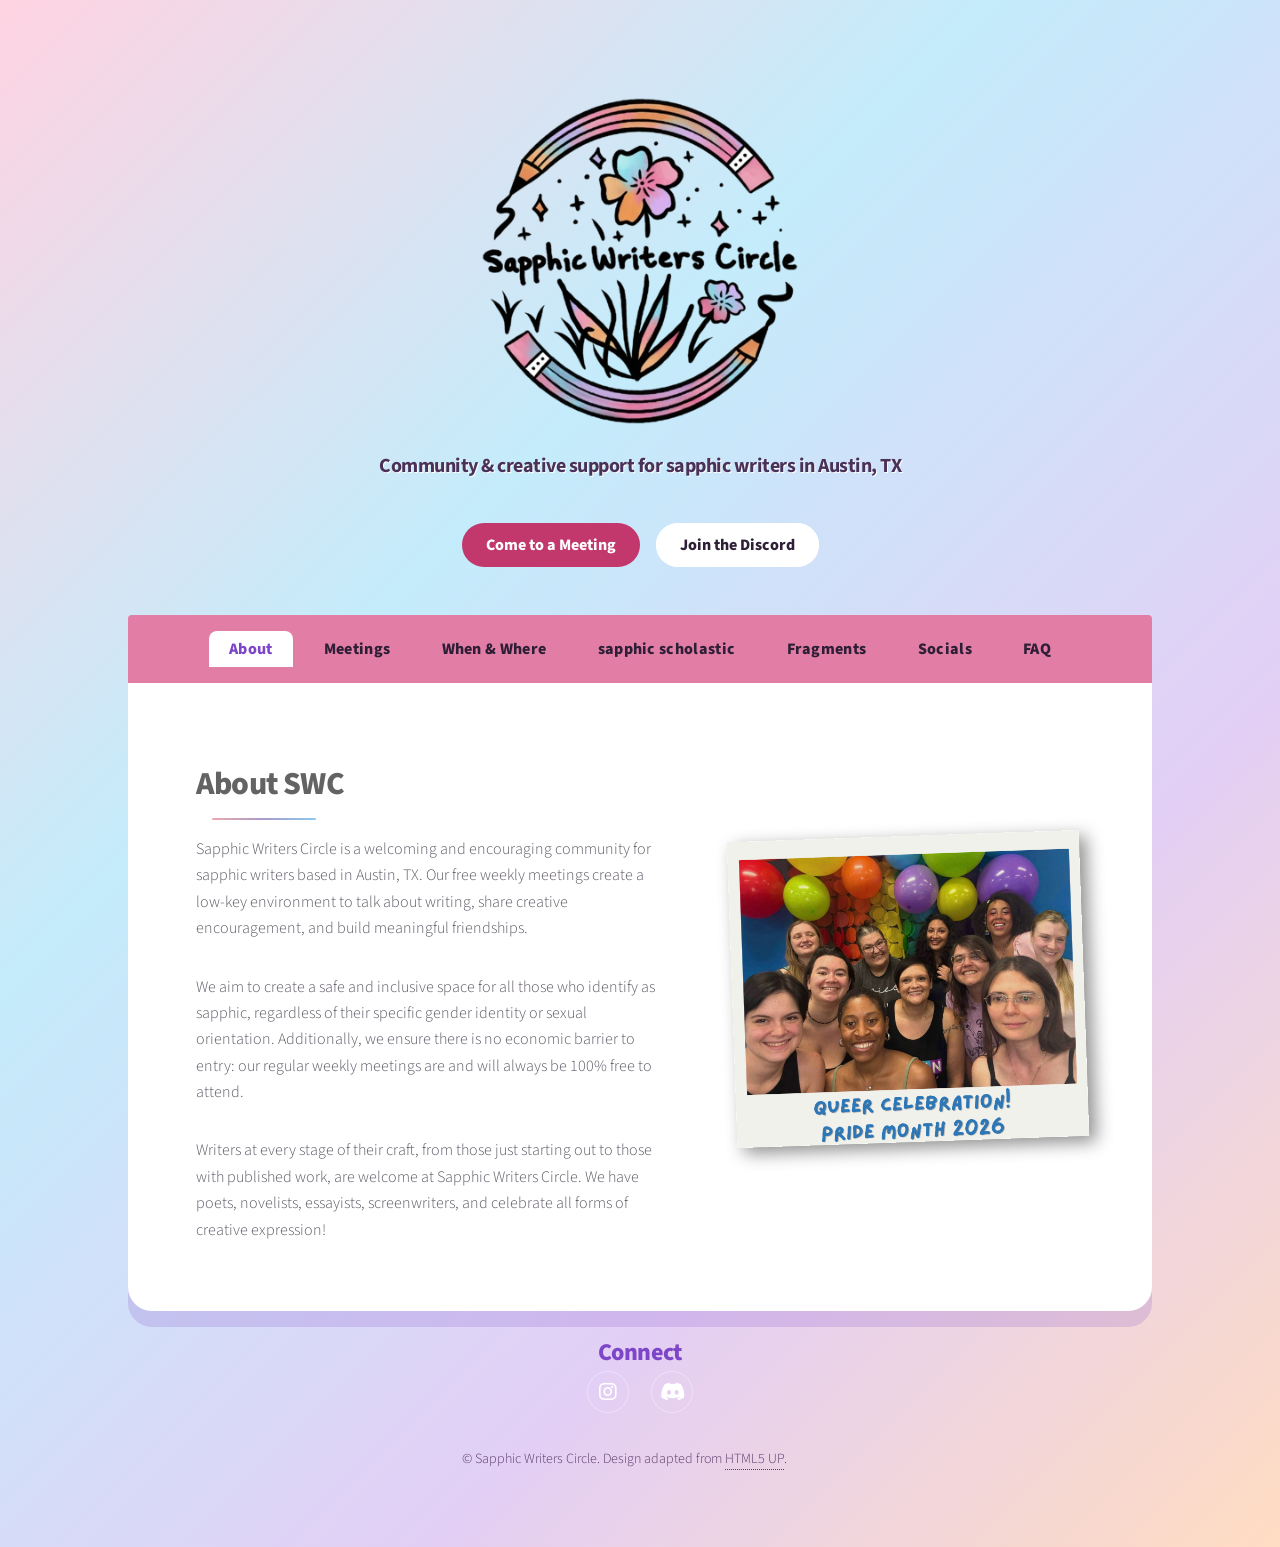
<file: index.html>
<!doctype html>
<!--
	Stellar by HTML5 UP
	html5up.net | @ajlkn
	Free for personal and commercial use under the CCA 3.0 license (html5up.net/license)
-->
<html lang="en">
  <head>
    <!-- Google tag (gtag.js) -->
    <script async src="https://www.googletagmanager.com/gtag/js?id=G-X03VENCHC3"></script>
    <script>
      window.dataLayer = window.dataLayer || [];
      function gtag(){dataLayer.push(arguments);}
      gtag('js', new Date());

      gtag('config', 'G-X03VENCHC3');
    </script>
    <title>Sapphic Writers Circle | Austin, TX</title>
    <link rel="canonical" href="https://www.sapphicwriterscircle.com/" />
    <link rel="icon" href="/favicon.ico" sizes="48x48" />
    <link rel="icon" type="image/png" sizes="32x32" href="/favicon-32x32.png" />
    <link rel="icon" type="image/png" sizes="16x16" href="/favicon-16x16.png" />
    <link rel="apple-touch-icon" href="/apple-touch-icon.png" />
    <link rel="manifest" href="/site.webmanifest" />
    <meta name="theme-color" content="#e27da6" />
    <meta charset="utf-8" />
    <meta
      name="viewport"
      content="width=device-width, initial-scale=1, user-scalable=no"
    />
    <meta
      name="description"
      content="Sapphic Writers Circle is a free weekly community writing group for sapphic writers in Austin, TX. All genres and experience levels welcome."
    />
    <meta property="og:type" content="website" />
    <meta property="og:site_name" content="Sapphic Writers Circle" />
    <meta property="og:url" content="https://www.sapphicwriterscircle.com/" />
    <meta property="og:title" content="Sapphic Writers Circle | Austin, TX" />
    <meta
      property="og:description"
      content="Sapphic Writers Circle is a free weekly community writing group for sapphic writers in Austin, TX. All genres and experience levels welcome."
    />
    <meta property="og:image" content="https://www.sapphicwriterscircle.com/images/og-image-2026.jpg" />
    <meta property="og:image:width" content="1200" />
    <meta property="og:image:height" content="630" />
    <meta property="og:image:alt" content="Sapphic Writers Circle logo beside a photo of members celebrating together" />
    <meta name="twitter:card" content="summary_large_image" />
    <meta name="twitter:title" content="Sapphic Writers Circle | Austin, TX" />
    <meta
      name="twitter:description"
      content="Sapphic Writers Circle is a free weekly community writing group for sapphic writers in Austin, TX. All genres and experience levels welcome."
    />
    <meta name="twitter:image" content="https://www.sapphicwriterscircle.com/images/og-image-2026.jpg" />
    <script type="application/ld+json">
      {
        "@context": "https://schema.org",
        "@type": "Organization",
        "name": "Sapphic Writers Circle",
        "url": "https://www.sapphicwriterscircle.com/",
        "logo": "https://www.sapphicwriterscircle.com/images/brand/swc-flower-512.png",
        "description": "Sapphic Writers Circle is a free weekly community writing group for sapphic writers in Austin, TX.",
        "sameAs": [
          "https://www.instagram.com/sapphicwriterscircle/",
          "https://discord.gg/nKW9PHcg6"
        ]
      }
    </script>
    <link rel="stylesheet" href="/assets/css/main.css" />
    <noscript
      ><link rel="stylesheet" href="/assets/css/noscript.css"
    /></noscript>
    <link rel="stylesheet" href="/assets/css/swc.css" />
  </head>
  <body class="is-preload" data-page="about">
    <div id="wrapper">
      <div id="site-header"></div>
      <div id="site-nav"></div>

      <div id="main">
        <section id="about" class="main">
          <div class="spotlight">
            <div class="content">
              <header class="major">
                <h2 class="about-heading">About SWC</h2>
              </header>
              <p>
                Sapphic Writers Circle is a welcoming and encouraging community
                for sapphic writers based in Austin, TX. Our free weekly
                meetings create a low-key environment to talk about writing,
                share creative encouragement, and build meaningful friendships.
              </p>

              <p>
                We aim to create a safe and inclusive space for all those who
                identify as sapphic, regardless of their specific gender
                identity or sexual orientation. Additionally, we ensure there is no economic barrier to entry: our regular weekly meetings are and will always be 100% free to attend.
              </p>

              <p>
                Writers at every stage of their craft, from those just starting
                out to those with published work, are welcome at Sapphic Writers
                Circle. We have poets, novelists, essayists, screenwriters, and
                celebrate all forms of creative expression!
              </p>
            </div>
            <span class="image about-image">
              <img
                src="/images/swc-snap2.png"
                alt="Sapphic Writers Circle members gathered at a weekly meeting in Austin, TX"
              />
            </span>
          </div>
        </section>
      </div>

      <div id="site-footer"></div>
    </div>

    <script src="/assets/js/jquery.min.js"></script>
    <script src="/assets/js/jquery.scrollex.min.js"></script>
    <script src="/assets/js/jquery.scrolly.min.js"></script>
    <script src="/assets/js/browser.min.js"></script>
    <script src="/assets/js/breakpoints.min.js"></script>
    <script src="/assets/js/util.js"></script>
    <script src="/assets/js/nav.js"></script>
    <script src="/assets/js/main.js"></script>
  </body>
</html>
</file>
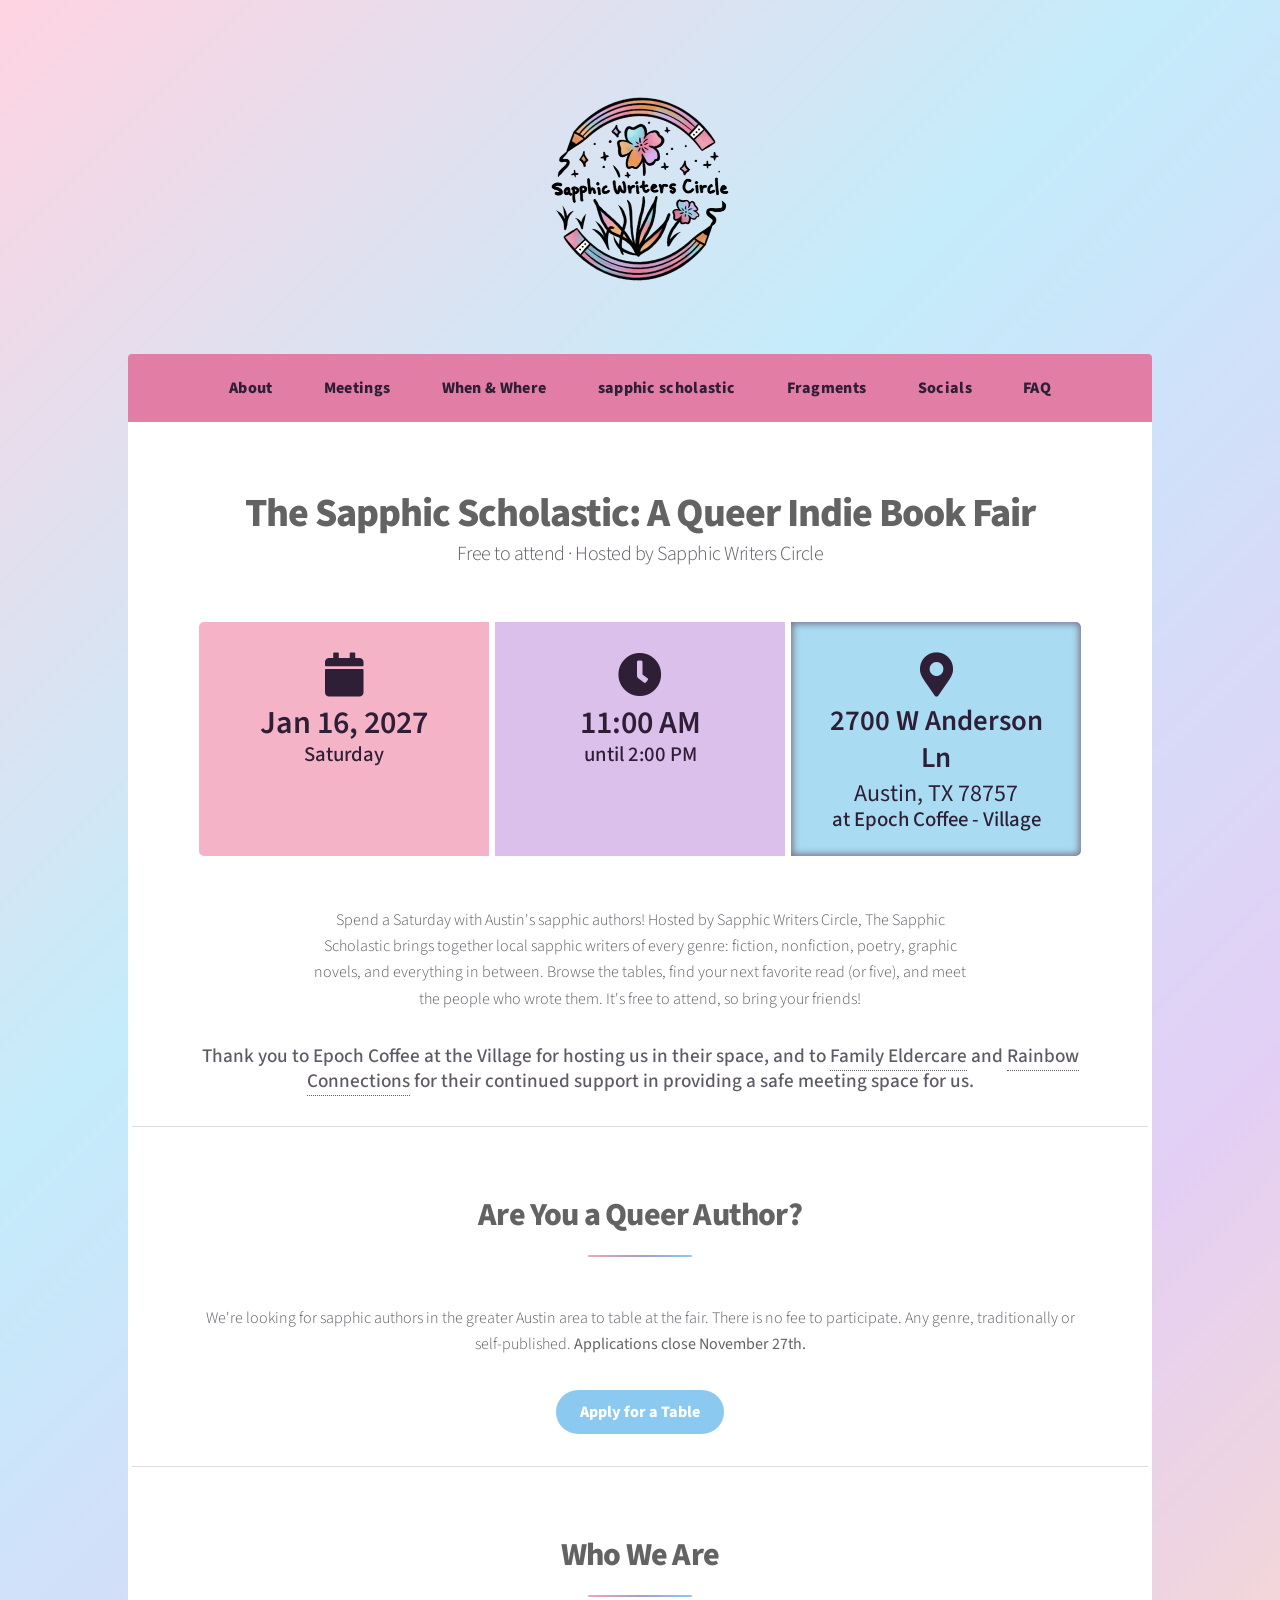
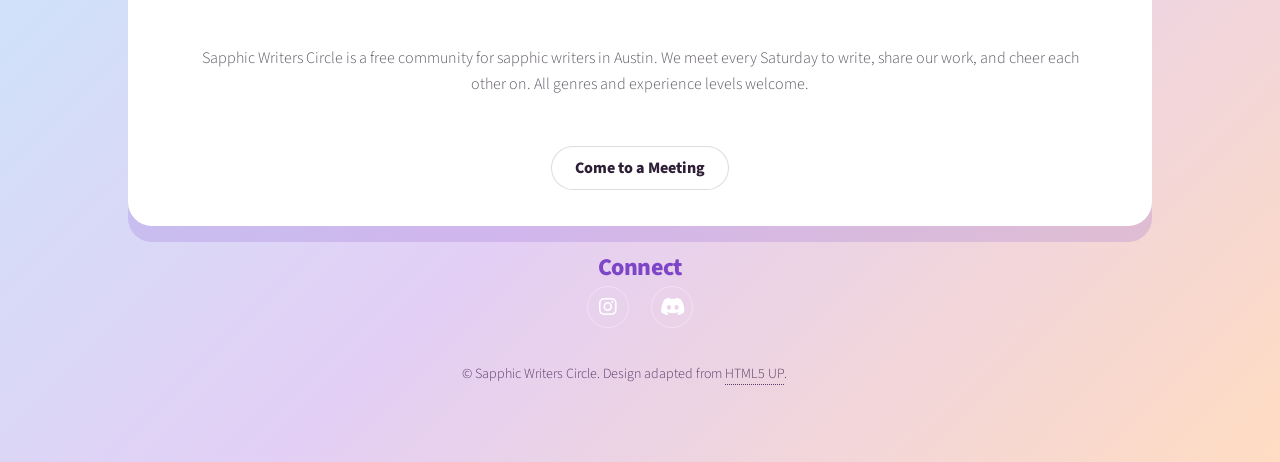
<file: book-fair/index.html>
<!doctype html>
<html lang="en">
  <head>
    <!-- Google tag (gtag.js) -->
    <script async src="https://www.googletagmanager.com/gtag/js?id=G-X03VENCHC3"></script>
    <script>
      window.dataLayer = window.dataLayer || [];
      function gtag(){dataLayer.push(arguments);}
      gtag('js', new Date());

      gtag('config', 'G-X03VENCHC3');
    </script>
    <title>The Sapphic Scholastic: A Queer Indie Book Fair | Sapphic Writers Circle</title>
    <link rel="canonical" href="https://www.sapphicwriterscircle.com/book-fair/" />
    <link rel="icon" href="/favicon.ico" sizes="48x48" />
    <link rel="icon" type="image/png" sizes="32x32" href="/favicon-32x32.png" />
    <link rel="icon" type="image/png" sizes="16x16" href="/favicon-16x16.png" />
    <link rel="apple-touch-icon" href="/apple-touch-icon.png" />
    <link rel="manifest" href="/site.webmanifest" />
    <meta name="theme-color" content="#e27da6" />
    <meta charset="utf-8" />
    <meta
      name="viewport"
      content="width=device-width, initial-scale=1, user-scalable=no"
    />
    <meta
      name="description"
      content="Free book fair hosted by Sapphic Writers Circle! Meet local queer authors, buy books, and more. Sat, Jan 16, 11–2 at Epoch Coffee - Village."
    />
    <meta property="og:type" content="website" />
    <meta property="og:site_name" content="Sapphic Writers Circle" />
    <meta property="og:url" content="https://www.sapphicwriterscircle.com/book-fair/" />
    <meta property="og:title" content="The Sapphic Scholastic: A Queer Indie Book Fair | Sapphic Writers Circle" />
    <meta
      property="og:description"
      content="Free book fair hosted by Sapphic Writers Circle! Meet local queer authors, buy books, and more. Sat, Jan 16, 11–2 at Epoch Coffee - Village."
    />
    <meta property="og:image" content="https://www.sapphicwriterscircle.com/images/og-image-2026.jpg" />
    <meta property="og:image:width" content="1200" />
    <meta property="og:image:height" content="630" />
    <meta property="og:image:alt" content="Sapphic Writers Circle logo beside a photo of members celebrating together" />
    <meta name="twitter:card" content="summary_large_image" />
    <meta name="twitter:title" content="The Sapphic Scholastic: A Queer Indie Book Fair | Sapphic Writers Circle" />
    <meta
      name="twitter:description"
      content="Free book fair hosted by Sapphic Writers Circle! Meet local queer authors, buy books, and more. Sat, Jan 16, 11–2 at Epoch Coffee - Village."
    />
    <meta name="twitter:image" content="https://www.sapphicwriterscircle.com/images/og-image-2026.jpg" />
    <link rel="stylesheet" href="/assets/css/main.css" />
    <noscript
      ><link rel="stylesheet" href="/assets/css/noscript.css"
    /></noscript>
    <link rel="stylesheet" href="/assets/css/swc.css" />
    <script type="application/ld+json">
      {
        "@context": "https://schema.org",
        "@type": "Event",
        "name": "The Sapphic Scholastic: A Queer Indie Book Fair",
        "description": "Free book fair hosted by Sapphic Writers Circle! Meet local queer authors, buy books, and more. Sat, Jan 16, 11–2 at Epoch Coffee - Village.",
        "startDate": "2027-01-16T11:00:00-06:00",
        "endDate": "2027-01-16T14:00:00-06:00",
        "eventAttendanceMode": "https://schema.org/OfflineEventAttendanceMode",
        "eventStatus": "https://schema.org/EventScheduled",
        "location": {
          "@type": "Place",
          "name": "Epoch Coffee - Village",
          "address": {
            "@type": "PostalAddress",
            "streetAddress": "2700 W Anderson Ln",
            "addressLocality": "Austin",
            "addressRegion": "TX",
            "postalCode": "78757",
            "addressCountry": "US"
          }
        },
        "organizer": {
          "@type": "Organization",
          "name": "Sapphic Writers Circle",
          "url": "https://www.sapphicwriterscircle.com/"
        },
        "image": "https://www.sapphicwriterscircle.com/images/og-image-2026.jpg",
        "isAccessibleForFree": true,
        "url": "https://www.sapphicwriterscircle.com/book-fair/"
      }
    </script>
  </head>
  <body class="is-preload" data-page="book-fair">
    <div id="wrapper">
      <div id="site-header"></div>
      <div id="site-nav"></div>

      <div id="main">
        <!-- Event: advertising for attendees -->
        <section id="book-fair" class="main special">
          <header class="major">
            <h1>The Sapphic Scholastic: A Queer Indie Book Fair</h1>
            <p>Free to attend &middot; Hosted by Sapphic Writers Circle</p>
          </header>

          <ul class="statistics">
            <li class="style1">
              <span class="icon solid fa-calendar"></span>
              <span class="stat-main">Jan 16, 2027</span>
              <span class="stat-sub">Saturday</span>
            </li>

            <li class="style2">
              <span class="icon solid fa-clock"></span>
              <span class="stat-main">11:00 AM</span>
              <span class="stat-sub">until 2:00 PM</span>
            </li>

            <li class="style3">
              <a
                class="location-card-link"
                href="https://www.google.com/maps/search/?api=1&amp;query=Epoch+Coffee+Village+2700+W+Anderson+Ln+Austin+TX+78757"
                target="_blank"
                rel="noopener noreferrer"
                aria-label="Open Epoch Coffee - Village in Google Maps"
              >
                <span class="icon solid fa-map-marker-alt"></span>

                <span class="stat-main address">
                  <span class="address-line-1">2700 W Anderson Ln</span>
                  <span class="address-line-2">Austin, TX 78757</span>
                </span>

                <span class="stat-sub">at Epoch Coffee - Village</span>
              </a>
            </li>
          </ul>

          <p class="fair-intro">
            Spend a Saturday with Austin's sapphic authors! Hosted by
            Sapphic Writers Circle, The Sapphic Scholastic brings together local
            sapphic writers of every genre: fiction, nonfiction, poetry, graphic
            novels, and everything in between. Browse the tables, find your next
            favorite read (or five), and meet the people who wrote them. It's
            free to attend, so bring your friends!
          </p>

          <p class="content-thanks">
            Thank you to Epoch Coffee at the Village for hosting us in their
            space, and to
            <a href="https://www.familyeldercare.org/" target="_blank" rel="noopener noreferrer">Family Eldercare</a>
            and
            <a href="https://www.rainbowconnectionsatx.org/" target="_blank" rel="noopener noreferrer">Rainbow Connections</a>
            for their
            continued support in providing a safe meeting space for us.
          </p>
        </section>

        <!-- Recruiting: author applications -->
        <section id="authors" class="main special">
          <header class="major">
            <h2>Are You a Queer Author?</h2>
          </header>
          <p>
            We're looking for sapphic authors in the greater Austin area to
            table at the fair. There is no fee to participate. Any genre,
            traditionally or self-published.
            <strong>Applications close November 27th.</strong>
          </p>

          <ul class="actions special">
            <li>
              <a
                href="https://docs.google.com/forms/d/e/1FAIpQLSfVfN42Fp1b8aSGPY6nmdu9uhLb30GYgvo2D-en_rUzApsjeQ/viewform"
                class="button primary"
                target="_blank"
                rel="noopener noreferrer"
                >Apply for a Table</a
              >
            </li>
          </ul>
        </section>

        <section id="host" class="main special">
          <header class="major">
            <h2>Who We Are</h2>
          </header>
          <p>
            Sapphic Writers Circle is a free community for sapphic writers in
            Austin. We meet every Saturday to write, share our work, and cheer
            each other on. All genres and experience levels welcome.
          </p>
          <footer class="major">
            <ul class="actions special">
              <li><a href="/meetings/" class="button">Come to a Meeting</a></li>
            </ul>
          </footer>
        </section>
      </div>

      <div id="site-footer"></div>
    </div>

    <script src="/assets/js/jquery.min.js"></script>
    <script src="/assets/js/jquery.scrollex.min.js"></script>
    <script src="/assets/js/jquery.scrolly.min.js"></script>
    <script src="/assets/js/browser.min.js"></script>
    <script src="/assets/js/breakpoints.min.js"></script>
    <script src="/assets/js/util.js"></script>
    <script src="/assets/js/nav.js"></script>
    <script src="/assets/js/main.js"></script>
  </body>
</html>
</file>
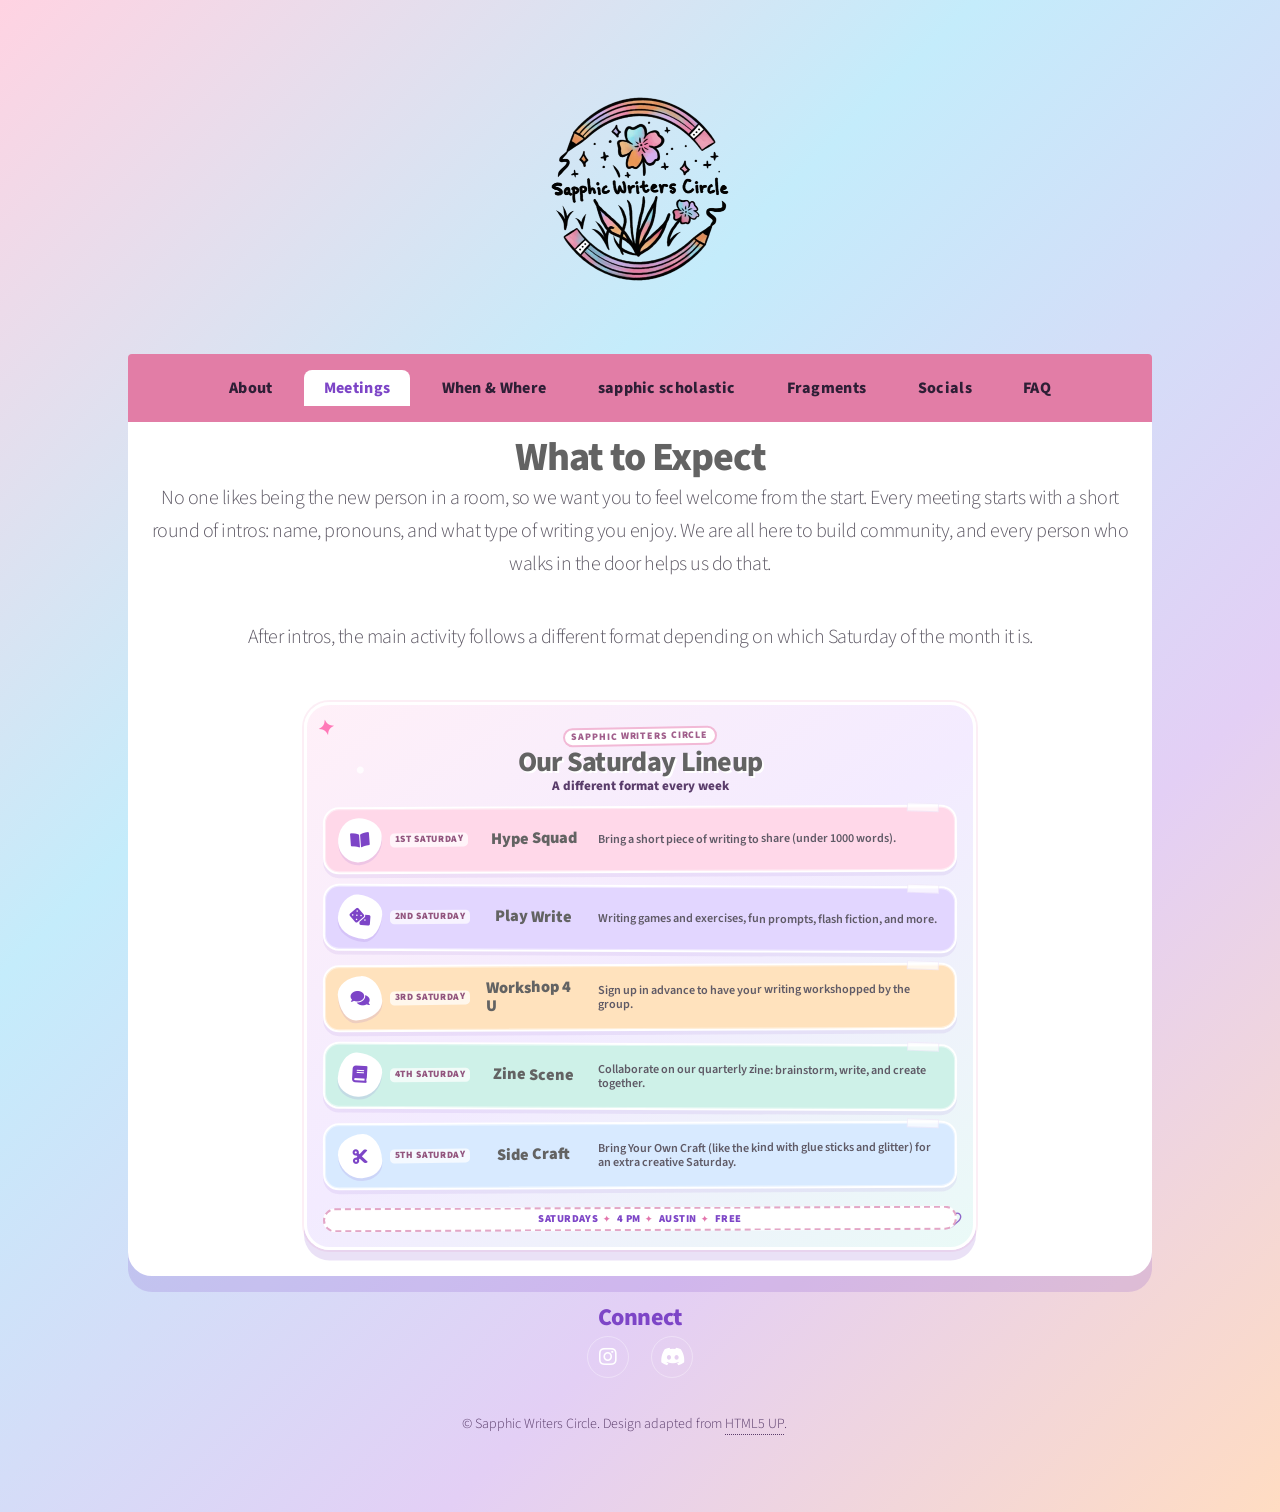
<file: expect/index.html>
<!doctype html>
<html lang="en">
  <head>
    <!-- Google tag (gtag.js) -->
    <script async src="https://www.googletagmanager.com/gtag/js?id=G-X03VENCHC3"></script>
    <script>
      window.dataLayer = window.dataLayer || [];
      function gtag(){dataLayer.push(arguments);}
      gtag('js', new Date());

      gtag('config', 'G-X03VENCHC3');
    </script>
    <title>What to Expect | Sapphic Writers Circle</title>
    <link rel="canonical" href="https://www.sapphicwriterscircle.com/expect/" />
    <link rel="icon" href="/favicon.ico" sizes="48x48" />
    <link rel="icon" type="image/png" sizes="32x32" href="/favicon-32x32.png" />
    <link rel="icon" type="image/png" sizes="16x16" href="/favicon-16x16.png" />
    <link rel="apple-touch-icon" href="/apple-touch-icon.png" />
    <link rel="manifest" href="/site.webmanifest" />
    <meta name="theme-color" content="#e27da6" />
    <meta charset="utf-8" />
    <meta
      name="viewport"
      content="width=device-width, initial-scale=1, user-scalable=no"
    />
    <meta
      name="description"
      content="What happens at a Sapphic Writers Circle meeting in Austin, TX — intros, writing games, workshops, and our monthly zine. See our Saturday lineup."
    />
    <meta property="og:type" content="website" />
    <meta property="og:site_name" content="Sapphic Writers Circle" />
    <meta property="og:url" content="https://www.sapphicwriterscircle.com/expect/" />
    <meta property="og:title" content="What to Expect | Sapphic Writers Circle" />
    <meta
      property="og:description"
      content="What happens at a Sapphic Writers Circle meeting in Austin, TX — intros, writing games, workshops, and our monthly zine. See our Saturday lineup."
    />
    <meta property="og:image" content="https://www.sapphicwriterscircle.com/images/og-image-2026.jpg" />
    <meta property="og:image:width" content="1200" />
    <meta property="og:image:height" content="630" />
    <meta property="og:image:alt" content="Sapphic Writers Circle logo beside a photo of members celebrating together" />
    <meta name="twitter:card" content="summary_large_image" />
    <meta name="twitter:title" content="What to Expect | Sapphic Writers Circle" />
    <meta
      name="twitter:description"
      content="What happens at a Sapphic Writers Circle meeting in Austin, TX — intros, writing games, workshops, and our monthly zine. See our Saturday lineup."
    />
    <meta name="twitter:image" content="https://www.sapphicwriterscircle.com/images/og-image-2026.jpg" />
    <link rel="stylesheet" href="/assets/css/main.css" />
    <noscript
      ><link rel="stylesheet" href="/assets/css/noscript.css"
    /></noscript>
    <link rel="stylesheet" href="/assets/css/swc.css" />
  </head>
  <body class="is-preload" data-page="expect">
    <div id="wrapper">
      <div id="site-header"></div>
      <div id="site-nav"></div>

      <div id="main">
        <section id="expect" class="main special">
          <header class="major">
            <h1>What to Expect</h1>
            <p>
              No one likes being the new person in a room, so we want you to
              feel welcome from the start. Every meeting starts with a short
              round of intros: name, pronouns, and what type of writing you
              enjoy. We are all here to build community, and every person who
              walks in the door helps us do that.
            </p>
            <p>
              After intros, the main activity follows a different format depending on which Saturday of the month it is.
            </p>
          </header>

          <div class="saturday-lineup">
            <div class="lineup-heading">
              <span class="lineup-kicker">Sapphic Writers Circle</span>
              <h2>Our Saturday Lineup</h2>
              <p>A different format every week</p>
            </div>

            <div class="lineup-list">
              <div class="lineup-row lineup-writing">
                <span class="lineup-icon icon solid fa-book-open"></span>

                <div class="lineup-copy">
                  <span class="lineup-week">1st Saturday</span>
                  <strong class="nickname">Hype Squad</strong>
                  <span>Bring a short piece of writing to share (under 1000 words).</span>
                </div>
              </div>

              <div class="lineup-row lineup-games">
                <span class="lineup-icon icon solid fa-dice"></span>

                <div class="lineup-copy">
                  <span class="lineup-week">2nd Saturday</span>
                  <strong class="nickname">Play Write</strong>
                  <span>Writing games and exercises, fun prompts, flash fiction, and more.</span>
                </div>
              </div>

              <div class="lineup-row lineup-workshop">
                <span class="lineup-icon icon solid fa-comments"></span>

                <div class="lineup-copy">
                  <span class="lineup-week">3rd Saturday</span>
                  <strong class="nickname">Workshop 4 U</strong>
                  <span>Sign up in advance to have your writing workshopped by the group.</span>
                </div>
              </div>

              <div class="lineup-row lineup-zine">
                <span class="lineup-icon icon solid fa-book"></span>

                <div class="lineup-copy">
                  <span class="lineup-week">4th Saturday</span>
                  <strong class="nickname">Zine Scene</strong>
                  <span>Collaborate on our quarterly zine: brainstorm, write, and create together.</span>
                </div>
              </div>

              <div class="lineup-row lineup-crafting">
                <span class="lineup-icon icon solid fa-cut"></span>

                <div class="lineup-copy">
                  <span class="lineup-week">5th Saturday</span>
                  <strong class="nickname">Side Craft</strong>
                  <span>Bring Your Own Craft (like the kind with glue sticks and glitter) for an extra creative Saturday.</span>
                </div>
              </div>
            </div>

            <div class="lineup-footer">
              <span>Saturdays</span>
              <span>4 PM</span>
              <span>Austin</span>
              <span>Free</span>
            </div>
          </div>
        </section>
      </div>

      <div id="site-footer"></div>
    </div>

    <script src="/assets/js/jquery.min.js"></script>
    <script src="/assets/js/jquery.scrollex.min.js"></script>
    <script src="/assets/js/jquery.scrolly.min.js"></script>
    <script src="/assets/js/browser.min.js"></script>
    <script src="/assets/js/breakpoints.min.js"></script>
    <script src="/assets/js/util.js"></script>
    <script src="/assets/js/nav.js"></script>
    <script src="/assets/js/main.js"></script>
  </body>
</html>
</file>
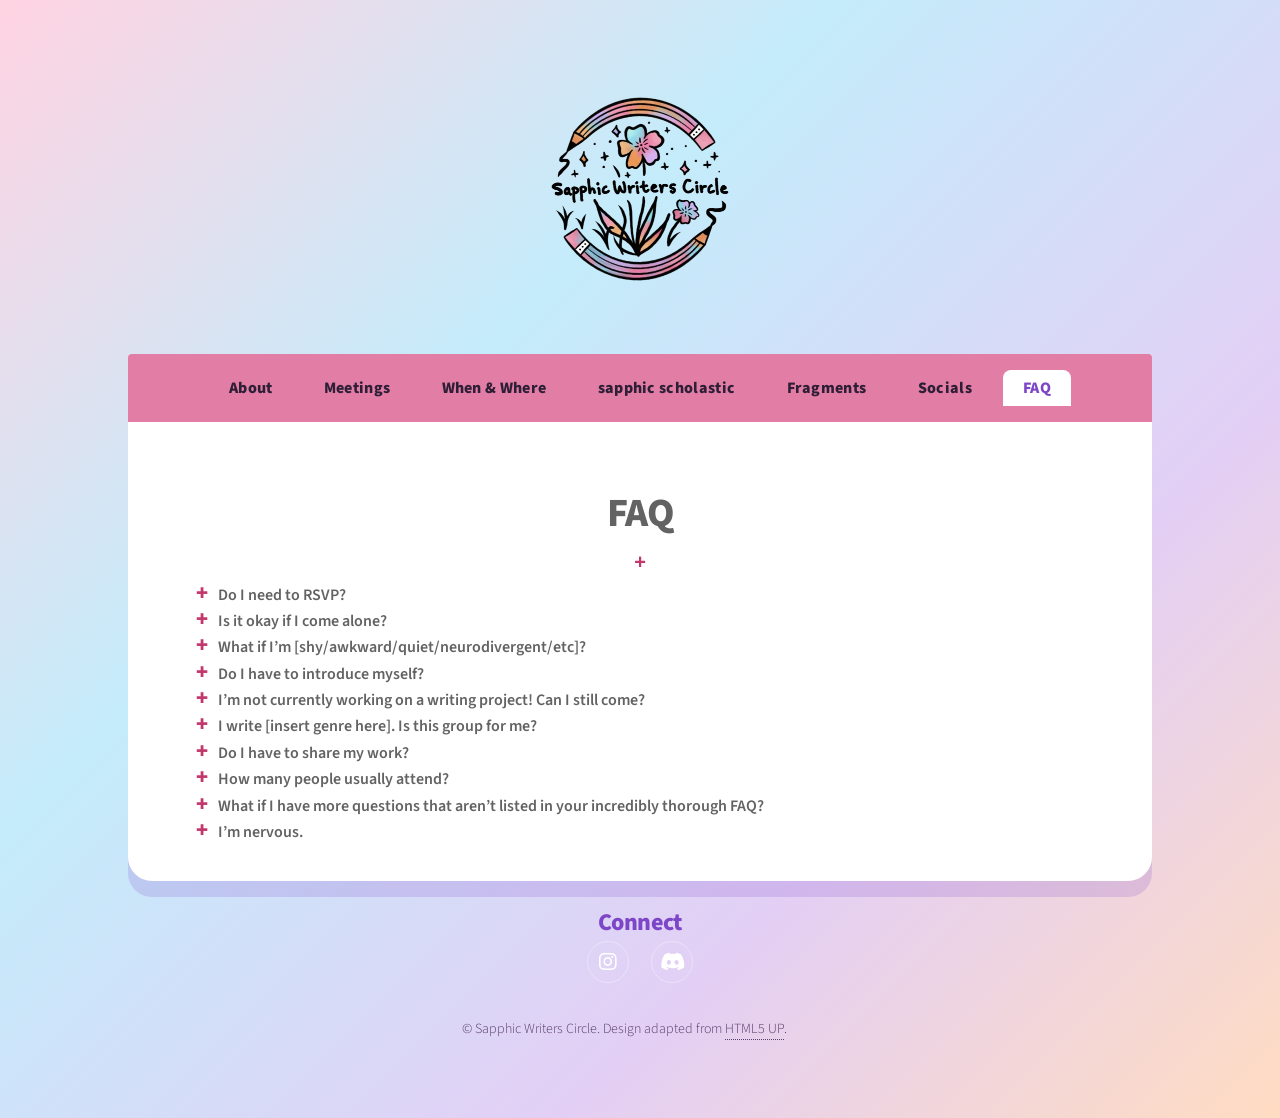
<file: faq/index.html>
<!doctype html>
<html lang="en">
  <head>
    <!-- Google tag (gtag.js) -->
    <script async src="https://www.googletagmanager.com/gtag/js?id=G-X03VENCHC3"></script>
    <script>
      window.dataLayer = window.dataLayer || [];
      function gtag(){dataLayer.push(arguments);}
      gtag('js', new Date());

      gtag('config', 'G-X03VENCHC3');
    </script>
    <title>FAQ | Sapphic Writers Circle Austin</title>
    <link rel="canonical" href="https://www.sapphicwriterscircle.com/faq/" />
    <link rel="icon" href="/favicon.ico" sizes="48x48" />
    <link rel="icon" type="image/png" sizes="32x32" href="/favicon-32x32.png" />
    <link rel="icon" type="image/png" sizes="16x16" href="/favicon-16x16.png" />
    <link rel="apple-touch-icon" href="/apple-touch-icon.png" />
    <link rel="manifest" href="/site.webmanifest" />
    <meta name="theme-color" content="#e27da6" />
    <meta charset="utf-8" />
    <meta
      name="viewport"
      content="width=device-width, initial-scale=1, user-scalable=no"
    />
    <meta
      name="description"
      content="Answers to common questions about Sapphic Writers Circle in Austin, TX — RSVPs, coming alone, what to bring, and more."
    />
    <meta property="og:type" content="website" />
    <meta property="og:site_name" content="Sapphic Writers Circle" />
    <meta property="og:url" content="https://www.sapphicwriterscircle.com/faq/" />
    <meta property="og:title" content="FAQ | Sapphic Writers Circle Austin" />
    <meta
      property="og:description"
      content="Answers to common questions about Sapphic Writers Circle in Austin, TX — RSVPs, coming alone, what to bring, and more."
    />
    <meta property="og:image" content="https://www.sapphicwriterscircle.com/images/og-image-2026.jpg" />
    <meta property="og:image:width" content="1200" />
    <meta property="og:image:height" content="630" />
    <meta property="og:image:alt" content="Sapphic Writers Circle logo beside a photo of members celebrating together" />
    <meta name="twitter:card" content="summary_large_image" />
    <meta name="twitter:title" content="FAQ | Sapphic Writers Circle Austin" />
    <meta
      name="twitter:description"
      content="Answers to common questions about Sapphic Writers Circle in Austin, TX — RSVPs, coming alone, what to bring, and more."
    />
    <meta name="twitter:image" content="https://www.sapphicwriterscircle.com/images/og-image-2026.jpg" />
    <link rel="stylesheet" href="/assets/css/main.css" />
    <noscript
      ><link rel="stylesheet" href="/assets/css/noscript.css"
    /></noscript>
    <link rel="stylesheet" href="/assets/css/swc.css" />
    <script type="application/ld+json">
      {
        "@context": "https://schema.org",
        "@type": "FAQPage",
        "mainEntity": [
          {
            "@type": "Question",
            "name": "Do I need to RSVP?",
            "acceptedAnswer": { "@type": "Answer", "text": "Nope! Just show up :) We'll be there!" }
          },
          {
            "@type": "Question",
            "name": "Is it okay if I come alone?",
            "acceptedAnswer": { "@type": "Answer", "text": "You're not alone, you'll have us ;) but yes, totally fine!" }
          },
          {
            "@type": "Question",
            "name": "What if I'm shy, awkward, quiet, or neurodivergent?",
            "acceptedAnswer": { "@type": "Answer", "text": "Welcome to the club lol." }
          },
          {
            "@type": "Question",
            "name": "Do I have to introduce myself?",
            "acceptedAnswer": { "@type": "Answer", "text": "Yes please! But you can come prepared! We always ask: your name, your preferred pronouns, and what writing project you're working on or what kinds of things you like to write." }
          },
          {
            "@type": "Question",
            "name": "I'm not currently working on a writing project! Can I still come?",
            "acceptedAnswer": { "@type": "Answer", "text": "YES! You have the soul of a writer, whether or not you're writing. Most of us cycle through phases of writing/not writing. It's totally normal!" }
          },
          {
            "@type": "Question",
            "name": "I write a specific genre. Is this group for me?",
            "acceptedAnswer": { "@type": "Answer", "text": "Yes, we welcome all genres of writing: poetry, short stories, fantasy, romance, sci-fi, essays, journal/diary, memoirs, non-fiction, screenplays, blogs, really long text messages to your besties, love letters you'll never send. Did I already mention about having the soul of a writer?" }
          },
          {
            "@type": "Question",
            "name": "Do I have to share my work?",
            "acceptedAnswer": { "@type": "Answer", "text": "Sapphic Writers Circle's primary focus is on community-building. Sharing recent work, workshops, and zine submissions are all optional. You're always welcome to come hang out, listen, participate in the discussion, or just see what the group is like." }
          },
          {
            "@type": "Question",
            "name": "How many people usually attend?",
            "acceptedAnswer": { "@type": "Answer", "text": "Usually between 6-10 sapphic writers." }
          },
          {
            "@type": "Question",
            "name": "What if I have more questions that aren't listed here?",
            "acceptedAnswer": { "@type": "Answer", "text": "DM me on IG :)" }
          },
          {
            "@type": "Question",
            "name": "I'm nervous.",
            "acceptedAnswer": { "@type": "Answer", "text": "The best way to make friends is usually the scariest. It means you're doing something right!" }
          }
        ]
      }
    </script>
  </head>
  <body class="is-preload" data-page="faq">
    <div id="wrapper">
      <div id="site-header"></div>
      <div id="site-nav"></div>

      <div id="main">
        <section id="faq" class="main special">
          <header class="major">
            <h1>FAQ</h1>
          </header>

          <div class="faq-controls">
            <button
              class="faq-toggle"
              type="button"
              aria-expanded="false"
              aria-label="Expand all FAQs"
            >
              +
            </button>
          </div>

          <div class="faq-list">
            <details class="faq-item">
              <summary>Do I need to RSVP?</summary>
              <p>Nope! Just show up :) We’ll be there!</p>
            </details>

            <details class="faq-item">
              <summary>Is it okay if I come alone?</summary>
              <p>You’re not alone, you’ll have us ;) but yes, totally fine!</p>
            </details>

            <details class="faq-item">
              <summary>
                What if I’m [shy/awkward/quiet/neurodivergent/etc]?
              </summary>
              <p>Welcome to the club lol.</p>
            </details>

            <details class="faq-item">
              <summary>Do I have to introduce myself?</summary>
              <p>Yes please! But you can come prepared! We always ask:</p>
              <ul>
                <li>your name</li>
                <li>your preferred pronouns</li>
                <li>
                  what writing project you’re working on OR what kinds of things
                  you like to write
                </li>
              </ul>
            </details>

            <details class="faq-item">
              <summary>
                I’m not currently working on a writing project! Can I still
                come?
              </summary>
              <p>
                YES! You have the soul of a writer, whether or not you’re
                writing. Most of us cycle through phases of writing/not writing.
                It's totally normal!
              </p>
            </details>

            <details class="faq-item">
              <summary>
                I write [insert genre here]. Is this group for me?
              </summary>
              <p>
                Yes, we welcome all genres of writing: poetry, short stories,
                fantasy, romance, sci-fi, essays, journal/diary, memoirs,
                non-fiction, screenplays, blogs, really long text messages to
                your besties, love letters you’ll never send. Did I already
                mention about having the soul of a writer?
              </p>
            </details>

            <details class="faq-item">
              <summary>Do I have to share my work?</summary>
              <p>
                Sapphic Writers Circle's primary focus is on community-building. Sharing recent work, workshops, and zine submissions are all optional. You’re always welcome to come hang out, listen, participate in the discussion, or just see what the group is like.
              </p>
            </details>

            <details class="faq-item">
              <summary>How many people usually attend?</summary>
              <p>Usually between 6-10 sapphic writers.</p>
            </details>

            <details class="faq-item">
              <summary>
                What if I have more questions that aren’t listed in your
                incredibly thorough FAQ?
              </summary>
              <p>DM me on IG :)</p>
            </details>

            <details class="faq-item">
              <summary>I’m nervous.</summary>
              <p>
                The best way to make friends is usually the scariest. It means
                you’re doing something right!
              </p>
            </details>
          </div>
        </section>
      </div>

      <div id="site-footer"></div>
    </div>

    <script src="/assets/js/jquery.min.js"></script>
    <script src="/assets/js/jquery.scrollex.min.js"></script>
    <script src="/assets/js/jquery.scrolly.min.js"></script>
    <script src="/assets/js/browser.min.js"></script>
    <script src="/assets/js/breakpoints.min.js"></script>
    <script src="/assets/js/util.js"></script>
    <script src="/assets/js/nav.js"></script>
    <script src="/assets/js/main.js"></script>
    <script>
      const faqToggle = document.querySelector(".faq-toggle");
      const faqItems = document.querySelectorAll(".faq-item");

      faqToggle.addEventListener("click", () => {
        const shouldOpen = faqToggle.getAttribute("aria-expanded") === "false";

        faqItems.forEach((item) => {
          item.open = shouldOpen;
        });

        faqToggle.setAttribute("aria-expanded", shouldOpen);
        faqToggle.setAttribute(
          "aria-label",
          shouldOpen ? "Collapse all FAQs" : "Expand all FAQs",
        );
        faqToggle.textContent = shouldOpen ? "–" : "+";
      });
    </script>
  </body>
</html>
</file>
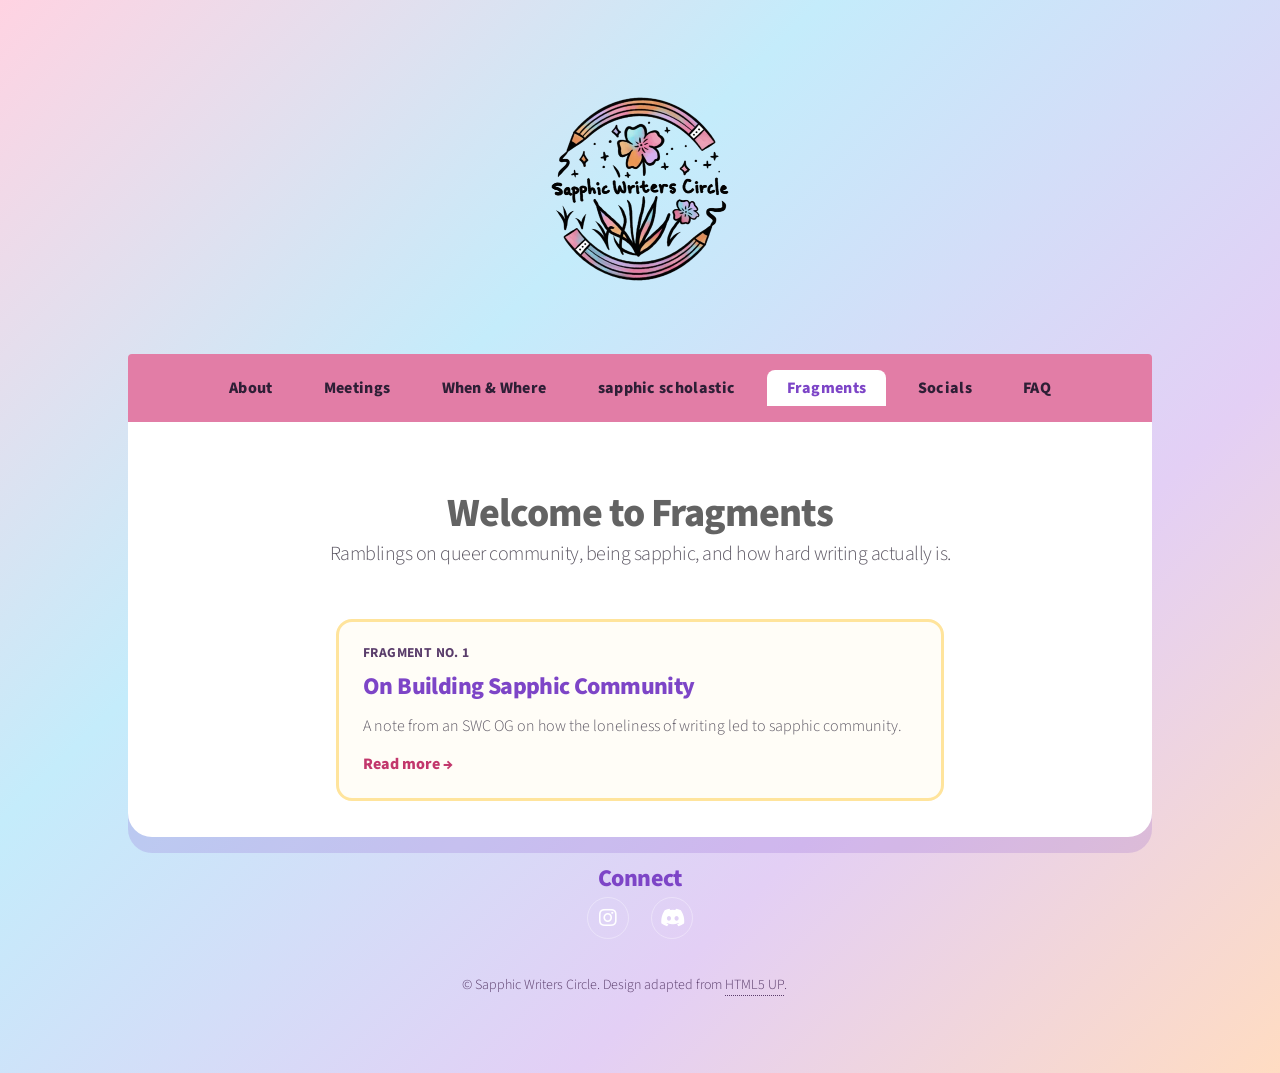
<file: fragments/index.html>
<!doctype html>
<html lang="en">
  <head>
    <!-- Google tag (gtag.js) -->
    <script
      async
      src="https://www.googletagmanager.com/gtag/js?id=G-X03VENCHC3"
    ></script>
    <script>
      window.dataLayer = window.dataLayer || [];
      function gtag() {
        dataLayer.push(arguments);
      }
      gtag("js", new Date());

      gtag("config", "G-X03VENCHC3");
    </script>
    <title>Fragments | Sapphic Writers Circle Austin</title>
    <link
      rel="canonical"
      href="https://www.sapphicwriterscircle.com/fragments/"
    />
    <link rel="icon" href="/favicon.ico" sizes="48x48" />
    <link rel="icon" type="image/png" sizes="32x32" href="/favicon-32x32.png" />
    <link rel="icon" type="image/png" sizes="16x16" href="/favicon-16x16.png" />
    <link rel="apple-touch-icon" href="/apple-touch-icon.png" />
    <link rel="manifest" href="/site.webmanifest" />
    <meta name="theme-color" content="#e27da6" />
    <meta charset="utf-8" />
    <meta
      name="viewport"
      content="width=device-width, initial-scale=1, user-scalable=no"
    />
    <meta
      name="description"
      content="Fragments — ramblings on queer community, being sapphic,  and how hard writing actually is, from the founder of Sapphic Writers Circle in Austin, TX."
    />
    <meta property="og:type" content="website" />
    <meta property="og:site_name" content="Sapphic Writers Circle" />
    <meta
      property="og:url"
      content="https://www.sapphicwriterscircle.com/fragments/"
    />
    <meta
      property="og:title"
      content="Fragments | Sapphic Writers Circle Austin"
    />
    <meta
      property="og:description"
      content="Fragments — ramblings on queer community, being sapphic,  and how hard writing actually is, from the founder of Sapphic Writers Circle in Austin, TX."
    />
    <meta
      property="og:image"
      content="https://www.sapphicwriterscircle.com/images/og-image-2026.jpg"
    />
    <meta property="og:image:width" content="1200" />
    <meta property="og:image:height" content="630" />
    <meta
      property="og:image:alt"
      content="Sapphic Writers Circle logo beside a photo of members celebrating together"
    />
    <meta name="twitter:card" content="summary_large_image" />
    <meta
      name="twitter:title"
      content="Fragments | Sapphic Writers Circle Austin"
    />
    <meta
      name="twitter:description"
      content="Fragments — ramblings on queer community, being sapphic,  and how hard writing actually is, from the founder of Sapphic Writers Circle in Austin, TX."
    />
    <meta
      name="twitter:image"
      content="https://www.sapphicwriterscircle.com/images/og-image-2026.jpg"
    />
    <script type="application/ld+json">
      {
        "@context": "https://schema.org",
        "@type": "Blog",
        "name": "Fragments",
        "description": "Ramblings on queer community, being sapphic,  and how hard writing actually is, from the founder of Sapphic Writers Circle in Austin, TX.",
        "url": "https://www.sapphicwriterscircle.com/fragments/",
        "publisher": {
          "@type": "Organization",
          "name": "Sapphic Writers Circle",
          "url": "https://www.sapphicwriterscircle.com/"
        }
      }
    </script>
    <link rel="stylesheet" href="/assets/css/main.css" />
    <noscript
      ><link rel="stylesheet" href="/assets/css/noscript.css"
    /></noscript>
    <link rel="stylesheet" href="/assets/css/swc.css" />
  </head>
  <body class="is-preload" data-page="fragments">
    <div id="wrapper">
      <div id="site-header"></div>
      <div id="site-nav"></div>

      <div id="main">
        <section id="fragments" class="main special">
          <header class="major">
            <h1>Welcome to Fragments</h1>
            <p class="fragments-intro">
              Ramblings on queer community, being sapphic, and how hard writing
              actually is.
            </p>
          </header>

          <div class="fragments-list">
            <article class="fragment-card">
              <span class="fragment-card-number">Fragment No. 1</span>
              <h2>
                <a href="/fragments/building-sapphic-community.html"
                  >On Building Sapphic Community</a
                >
              </h2>
              <p>
                A note from an SWC OG on how the loneliness of writing led to
                sapphic community.
              </p>
              <a
                class="read-more"
                href="/fragments/building-sapphic-community.html"
                >Read more &rarr;</a
              >
            </article>
          </div>
        </section>
      </div>

      <div id="site-footer"></div>
    </div>

    <script src="/assets/js/jquery.min.js"></script>
    <script src="/assets/js/jquery.scrollex.min.js"></script>
    <script src="/assets/js/jquery.scrolly.min.js"></script>
    <script src="/assets/js/browser.min.js"></script>
    <script src="/assets/js/breakpoints.min.js"></script>
    <script src="/assets/js/util.js"></script>
    <script src="/assets/js/nav.js"></script>
    <script src="/assets/js/main.js"></script>
  </body>
</html>
</file>
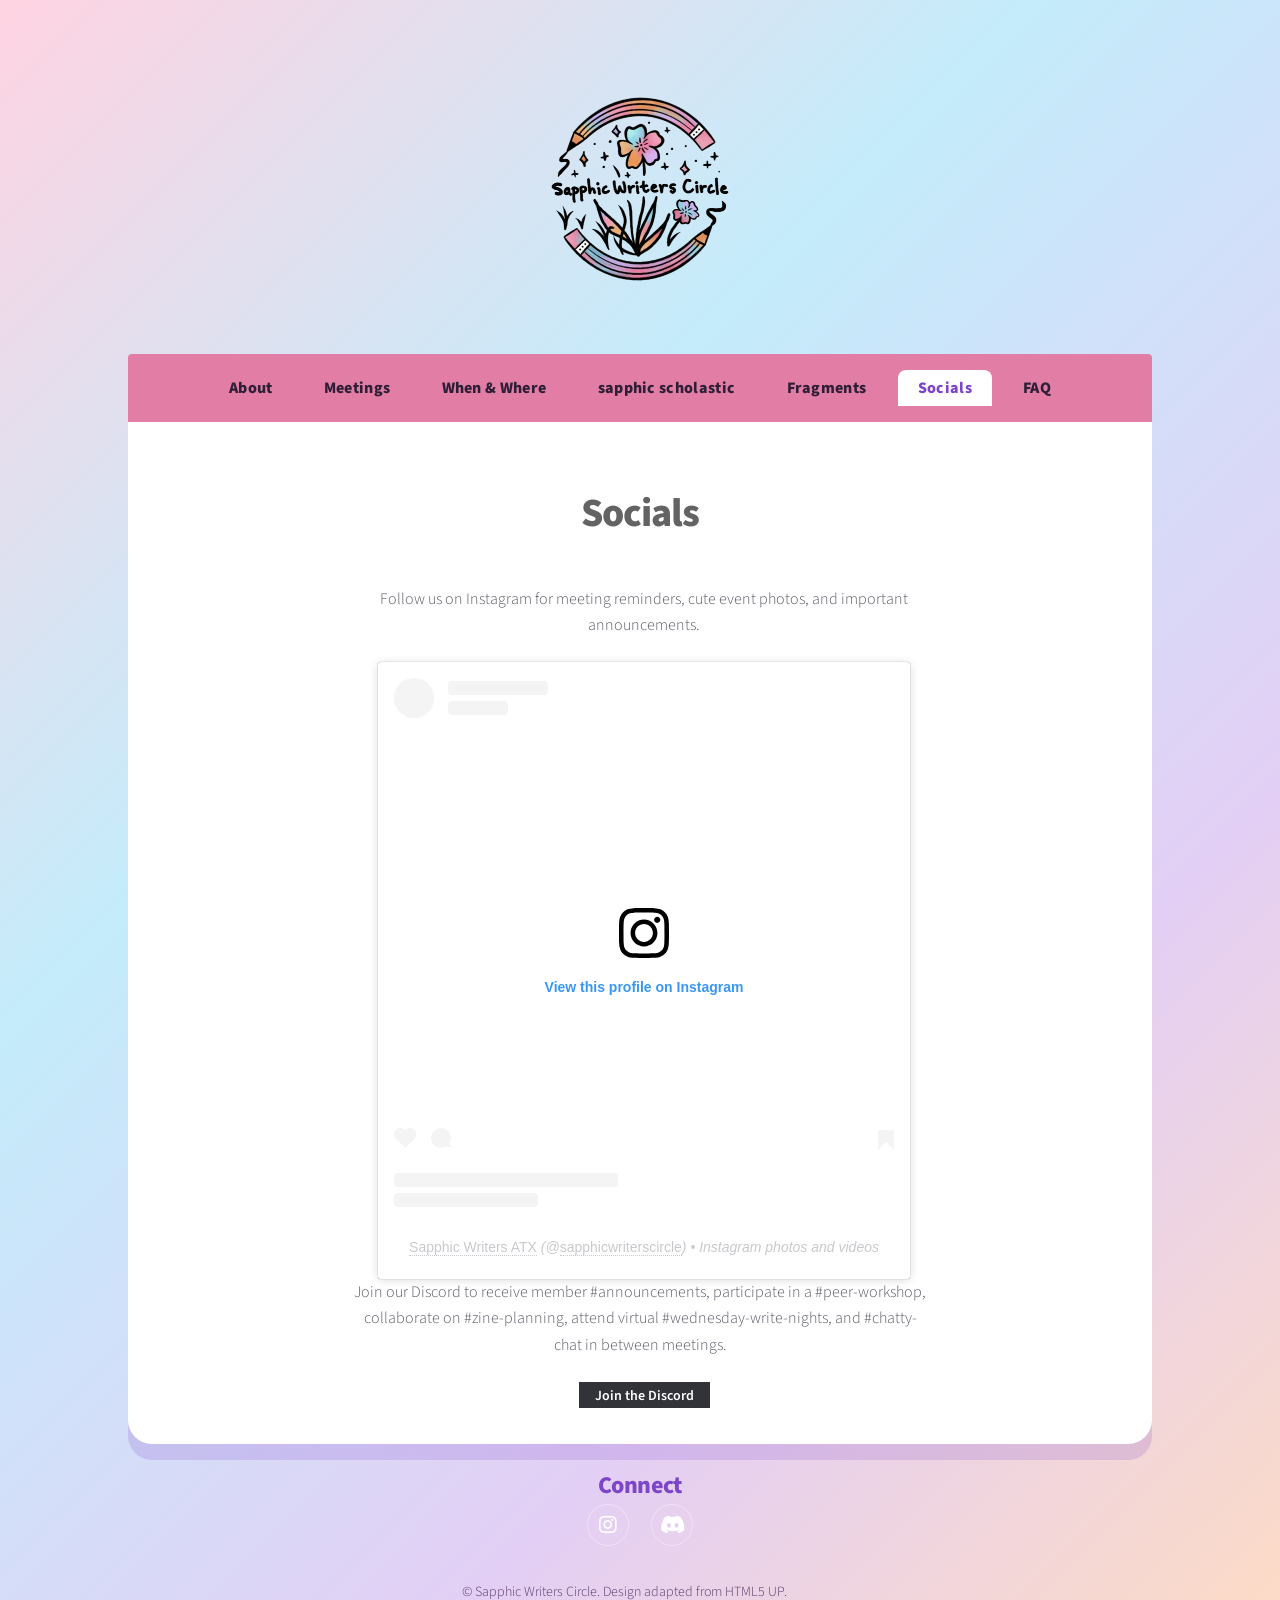
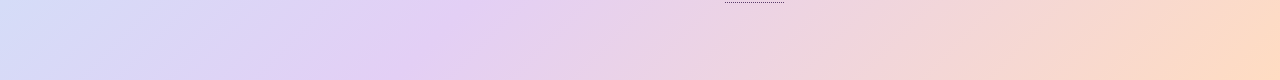
<file: join/index.html>
<!doctype html>
<html lang="en">
  <head>
    <!-- Google tag (gtag.js) -->
    <script async src="https://www.googletagmanager.com/gtag/js?id=G-X03VENCHC3"></script>
    <script>
      window.dataLayer = window.dataLayer || [];
      function gtag(){dataLayer.push(arguments);}
      gtag('js', new Date());

      gtag('config', 'G-X03VENCHC3');
    </script>
    <title>Join Us | Sapphic Writers Circle Austin</title>
    <link rel="canonical" href="https://www.sapphicwriterscircle.com/join/" />
    <link rel="icon" href="/favicon.ico" sizes="48x48" />
    <link rel="icon" type="image/png" sizes="32x32" href="/favicon-32x32.png" />
    <link rel="icon" type="image/png" sizes="16x16" href="/favicon-16x16.png" />
    <link rel="apple-touch-icon" href="/apple-touch-icon.png" />
    <link rel="manifest" href="/site.webmanifest" />
    <meta name="theme-color" content="#e27da6" />
    <meta charset="utf-8" />
    <meta
      name="viewport"
      content="width=device-width, initial-scale=1, user-scalable=no"
    />
    <meta
      name="description"
      content="Connect with Sapphic Writers Circle on Instagram and Discord — Austin's community for sapphic writers."
    />
    <meta property="og:type" content="website" />
    <meta property="og:site_name" content="Sapphic Writers Circle" />
    <meta property="og:url" content="https://www.sapphicwriterscircle.com/join/" />
    <meta property="og:title" content="Join Us | Sapphic Writers Circle Austin" />
    <meta
      property="og:description"
      content="Connect with Sapphic Writers Circle on Instagram and Discord — Austin's community for sapphic writers."
    />
    <meta property="og:image" content="https://www.sapphicwriterscircle.com/images/og-image-2026.jpg" />
    <meta property="og:image:width" content="1200" />
    <meta property="og:image:height" content="630" />
    <meta property="og:image:alt" content="Sapphic Writers Circle logo beside a photo of members celebrating together" />
    <meta name="twitter:card" content="summary_large_image" />
    <meta name="twitter:title" content="Join Us | Sapphic Writers Circle Austin" />
    <meta
      name="twitter:description"
      content="Connect with Sapphic Writers Circle on Instagram and Discord — Austin's community for sapphic writers."
    />
    <meta name="twitter:image" content="https://www.sapphicwriterscircle.com/images/og-image-2026.jpg" />
    <link rel="stylesheet" href="/assets/css/main.css" />
    <noscript
      ><link rel="stylesheet" href="/assets/css/noscript.css"
    /></noscript>
    <link rel="stylesheet" href="/assets/css/swc.css" />
  </head>
  <body class="is-preload" data-page="join">
    <div id="wrapper">
      <div id="site-header"></div>
      <div id="site-nav"></div>

      <div id="main">
        <section id="join" class="main special">
          <header class="major">
            <h1>Socials</h1>
          </header>

          <footer class="major">
            <ul class="social-widgets">
              <li>
                <div class="social-widget-intro">
                  <p>
                    Follow us on Instagram for meeting reminders, cute event photos, and
                    important announcements.
                  </p>
                </div>
                <blockquote
                  class="instagram-media"
                  data-instgrm-permalink="https://www.instagram.com/sapphicwriterscircle/?utm_source=ig_embed&amp;utm_campaign=loading"
                  data-instgrm-version="14"
                  style="
                    background: #fff;
                    border: 0;
                    border-radius: 3px;
                    box-shadow:
                      0 0 1px 0 rgba(0, 0, 0, 0.5),
                      0 1px 10px 0 rgba(0, 0, 0, 0.15);
                    margin: 1px;
                    max-width: 540px;
                    min-width: 326px;
                    padding: 0;
                    width: 99.375%;
                    width: -webkit-calc(100% - 2px);
                    width: calc(100% - 2px);
                  "
                >
                  <div style="padding: 16px">
                    <a
                      href="https://www.instagram.com/sapphicwriterscircle/?utm_source=ig_embed&amp;utm_campaign=loading"
                      style="
                        background: #ffffff;
                        line-height: 0;
                        padding: 0 0;
                        text-align: center;
                        text-decoration: none;
                        width: 100%;
                      "
                      target="_blank"
                    >
                      <div
                        style="
                          display: flex;
                          flex-direction: row;
                          align-items: center;
                        "
                      >
                        <div
                          style="
                            background-color: #f4f4f4;
                            border-radius: 50%;
                            flex-grow: 0;
                            height: 40px;
                            margin-right: 14px;
                            width: 40px;
                          "
                        ></div>
                        <div
                          style="
                            display: flex;
                            flex-direction: column;
                            flex-grow: 1;
                            justify-content: center;
                          "
                        >
                          <div
                            style="
                              background-color: #f4f4f4;
                              border-radius: 4px;
                              flex-grow: 0;
                              height: 14px;
                              margin-bottom: 6px;
                              width: 100px;
                            "
                          ></div>
                          <div
                            style="
                              background-color: #f4f4f4;
                              border-radius: 4px;
                              flex-grow: 0;
                              height: 14px;
                              width: 60px;
                            "
                          ></div>
                        </div>
                      </div>
                      <div style="padding: 19% 0"></div>
                      <div
                        style="
                          display: block;
                          height: 50px;
                          margin: 0 auto 12px;
                          width: 50px;
                        "
                      >
                        <svg
                          width="50px"
                          height="50px"
                          viewBox="0 0 60 60"
                          version="1.1"
                          xmlns="https://www.w3.org/2000/svg"
                          xmlns:xlink="https://www.w3.org/1999/xlink"
                        >
                          <g
                            stroke="none"
                            stroke-width="1"
                            fill="none"
                            fill-rule="evenodd"
                          >
                            <g
                              transform="translate(-511.000000, -20.000000)"
                              fill="#000000"
                            >
                              <g>
                                <path
                                  d="M556.869,30.41 C554.814,30.41 553.148,32.076 553.148,34.131 C553.148,36.186 554.814,37.852 556.869,37.852 C558.924,37.852 560.59,36.186 560.59,34.131 C560.59,32.076 558.924,30.41 556.869,30.41 M541,60.657 C535.114,60.657 530.342,55.887 530.342,50 C530.342,44.114 535.114,39.342 541,39.342 C546.887,39.342 551.658,44.114 551.658,50 C551.658,55.887 546.887,60.657 541,60.657 M541,33.886 C532.1,33.886 524.886,41.1 524.886,50 C524.886,58.899 532.1,66.113 541,66.113 C549.9,66.113 557.115,58.899 557.115,50 C557.115,41.1 549.9,33.886 541,33.886 M565.378,62.101 C565.244,65.022 564.756,66.606 564.346,67.663 C563.803,69.06 563.154,70.057 562.106,71.106 C561.058,72.155 560.06,72.803 558.662,73.347 C557.607,73.757 556.021,74.244 553.102,74.378 C549.944,74.521 548.997,74.552 541,74.552 C533.003,74.552 532.056,74.521 528.898,74.378 C525.979,74.244 524.393,73.757 523.338,73.347 C521.94,72.803 520.942,72.155 519.894,71.106 C518.846,70.057 518.197,69.06 517.654,67.663 C517.244,66.606 516.755,65.022 516.623,62.101 C516.479,58.943 516.448,57.996 516.448,50 C516.448,42.003 516.479,41.056 516.623,37.899 C516.755,34.978 517.244,33.391 517.654,32.338 C518.197,30.938 518.846,29.942 519.894,28.894 C520.942,27.846 521.94,27.196 523.338,26.654 C524.393,26.244 525.979,25.756 528.898,25.623 C532.057,25.479 533.004,25.448 541,25.448 C548.997,25.448 549.943,25.479 553.102,25.623 C556.021,25.756 557.607,26.244 558.662,26.654 C560.06,27.196 561.058,27.846 562.106,28.894 C563.154,29.942 563.803,30.938 564.346,32.338 C564.756,33.391 565.244,34.978 565.378,37.899 C565.522,41.056 565.552,42.003 565.552,50 C565.552,57.996 565.522,58.943 565.378,62.101 M570.82,37.631 C570.674,34.438 570.167,32.258 569.425,30.349 C568.659,28.377 567.633,26.702 565.965,25.035 C564.297,23.368 562.623,22.342 560.652,21.575 C558.743,20.834 556.562,20.326 553.369,20.18 C550.169,20.033 549.148,20 541,20 C532.853,20 531.831,20.033 528.631,20.18 C525.438,20.326 523.257,20.834 521.349,21.575 C519.376,22.342 517.703,23.368 516.035,25.035 C514.368,26.702 513.342,28.377 512.574,30.349 C511.834,32.258 511.326,34.438 511.181,37.631 C511.035,40.831 511,41.851 511,50 C511,58.147 511.035,59.17 511.181,62.369 C511.326,65.562 511.834,67.743 512.574,69.651 C513.342,71.625 514.368,73.296 516.035,74.965 C517.703,76.634 519.376,77.658 521.349,78.425 C523.257,79.167 525.438,79.673 528.631,79.82 C531.831,79.965 532.853,80.001 541,80.001 C549.148,80.001 550.169,79.965 553.369,79.82 C556.562,79.673 558.743,79.167 560.652,78.425 C562.623,77.658 564.297,76.634 565.965,74.965 C567.633,73.296 568.659,71.625 569.425,69.651 C570.167,67.743 570.674,65.562 570.82,62.369 C570.966,59.17 571,58.147 571,50 C571,41.851 570.966,40.831 570.82,37.631"
                                ></path>
                              </g>
                            </g>
                          </g>
                        </svg>
                      </div>
                      <div style="padding-top: 8px">
                        <div
                          style="
                            color: #3897f0;
                            font-family: Arial, sans-serif;
                            font-size: 14px;
                            font-style: normal;
                            font-weight: 550;
                            line-height: 18px;
                          "
                        >
                          View this profile on Instagram
                        </div>
                      </div>
                      <div style="padding: 12.5% 0"></div>
                      <div
                        style="
                          display: flex;
                          flex-direction: row;
                          margin-bottom: 14px;
                          align-items: center;
                        "
                      >
                        <div>
                          <div
                            style="
                              background-color: #f4f4f4;
                              border-radius: 50%;
                              height: 12.5px;
                              width: 12.5px;
                              transform: translateX(0px) translateY(7px);
                            "
                          ></div>
                          <div
                            style="
                              background-color: #f4f4f4;
                              height: 12.5px;
                              transform: rotate(-45deg) translateX(3px)
                                translateY(1px);
                              width: 12.5px;
                              flex-grow: 0;
                              margin-right: 14px;
                              margin-left: 2px;
                            "
                          ></div>
                          <div
                            style="
                              background-color: #f4f4f4;
                              border-radius: 50%;
                              height: 12.5px;
                              width: 12.5px;
                              transform: translateX(9px) translateY(-18px);
                            "
                          ></div>
                        </div>
                        <div style="margin-left: 8px">
                          <div
                            style="
                              background-color: #f4f4f4;
                              border-radius: 50%;
                              flex-grow: 0;
                              height: 20px;
                              width: 20px;
                            "
                          ></div>
                          <div
                            style="
                              width: 0;
                              height: 0;
                              border-top: 2px solid transparent;
                              border-left: 6px solid #f4f4f4;
                              border-bottom: 2px solid transparent;
                              transform: translateX(16px) translateY(-4px)
                                rotate(30deg);
                            "
                          ></div>
                        </div>
                        <div style="margin-left: auto">
                          <div
                            style="
                              width: 0px;
                              border-top: 8px solid #f4f4f4;
                              border-right: 8px solid transparent;
                              transform: translateY(16px);
                            "
                          ></div>
                          <div
                            style="
                              background-color: #f4f4f4;
                              flex-grow: 0;
                              height: 12px;
                              width: 16px;
                              transform: translateY(-4px);
                            "
                          ></div>
                          <div
                            style="
                              width: 0;
                              height: 0;
                              border-top: 8px solid #f4f4f4;
                              border-left: 8px solid transparent;
                              transform: translateY(-4px) translateX(8px);
                            "
                          ></div>
                        </div>
                      </div>
                      <div
                        style="
                          display: flex;
                          flex-direction: column;
                          flex-grow: 1;
                          justify-content: center;
                          margin-bottom: 24px;
                        "
                      >
                        <div
                          style="
                            background-color: #f4f4f4;
                            border-radius: 4px;
                            flex-grow: 0;
                            height: 14px;
                            margin-bottom: 6px;
                            width: 224px;
                          "
                        ></div>
                        <div
                          style="
                            background-color: #f4f4f4;
                            border-radius: 4px;
                            flex-grow: 0;
                            height: 14px;
                            width: 144px;
                          "
                        ></div></div
                    ></a>
                    <p
                      style="
                        color: #c9c8cd;
                        font-family: Arial, sans-serif;
                        font-size: 14px;
                        line-height: 17px;
                        margin-bottom: 0;
                        margin-top: 8px;
                        overflow: hidden;
                        padding: 8px 0 7px;
                        text-align: center;
                        text-overflow: ellipsis;
                        white-space: nowrap;
                      "
                    >
                      <a
                        href="https://www.instagram.com/sapphicwriterscircle/?utm_source=ig_embed&amp;utm_campaign=loading"
                        style="
                          color: #c9c8cd;
                          font-family: Arial, sans-serif;
                          font-size: 14px;
                          font-style: normal;
                          font-weight: normal;
                          line-height: 17px;
                        "
                        target="_blank"
                        >Sapphic Writers ATX</a
                      >
                      (@<a
                        href="https://www.instagram.com/sapphicwriterscircle/?utm_source=ig_embed&amp;utm_campaign=loading"
                        style="
                          color: #c9c8cd;
                          font-family: Arial, sans-serif;
                          font-size: 14px;
                          font-style: normal;
                          font-weight: normal;
                          line-height: 17px;
                        "
                        target="_blank"
                        >sapphicwriterscircle</a
                      >) • Instagram photos and videos
                    </p>
                  </div>
                </blockquote>
                <script async src="//www.instagram.com/embed.js"></script>
              </li>
            </ul>

            <div class="social-widget-intro">
              <p>
                Join our Discord to receive member #announcements, participate in a #peer-workshop, collaborate on #zine-planning, attend virtual #wednesday-write-nights, and #chatty-chat in between meetings.
              </p>
            </div>
            <ul class="social-widgets">
              <li>
                <div id="discord-widget-card">
                  <div id="discord-widget-content">Loading Discord server...</div>
                </div>
              </li>
            </ul>

            <script>
              const discordChannels = [
                "announcements",
                "introductions-and-bios",
                "peer-workshop",
                "zine-planning",
                "wednesday-write-nights",
                "chatty-chat",
              ];

              fetch('https://discord.com/api/guilds/1398002571528114196/widget.json')
                .then(res => res.json())
                .then(data => {
                  const channelsHtml = discordChannels
                    .map(name => `<li class="discord-widget-channel"><span class="discord-widget-channel-icon">#</span>${name}</li>`)
                    .join('');

                  document.getElementById('discord-widget-content').innerHTML = `
                    <div class="discord-widget-header">
                      <span class="discord-widget-logo">SWC Discord</span>
                    </div>
                    <ul class="discord-widget-channels">${channelsHtml}</ul>
                    <div class="discord-widget-footer">
                      <span class="discord-widget-tagline">A space for sapphic writers in ATX</span>
                      <a href="${data.instant_invite}" target="_blank" rel="noopener noreferrer" class="discord-widget-join">Join Discord</a>
                    </div>
                  `;
                })
                .catch(() => {
                  document.getElementById('discord-widget-content').innerHTML =
                    '<a href="https://discord.gg/nKW9PHcg6" class="discord-widget-join">Join the Discord</a>';
                });
            </script>
          </footer>
        </section>
      </div>

      <div id="site-footer"></div>
    </div>

    <script src="/assets/js/jquery.min.js"></script>
    <script src="/assets/js/jquery.scrollex.min.js"></script>
    <script src="/assets/js/jquery.scrolly.min.js"></script>
    <script src="/assets/js/browser.min.js"></script>
    <script src="/assets/js/breakpoints.min.js"></script>
    <script src="/assets/js/util.js"></script>
    <script src="/assets/js/nav.js"></script>
    <script src="/assets/js/main.js"></script>
  </body>
</html>
</file>
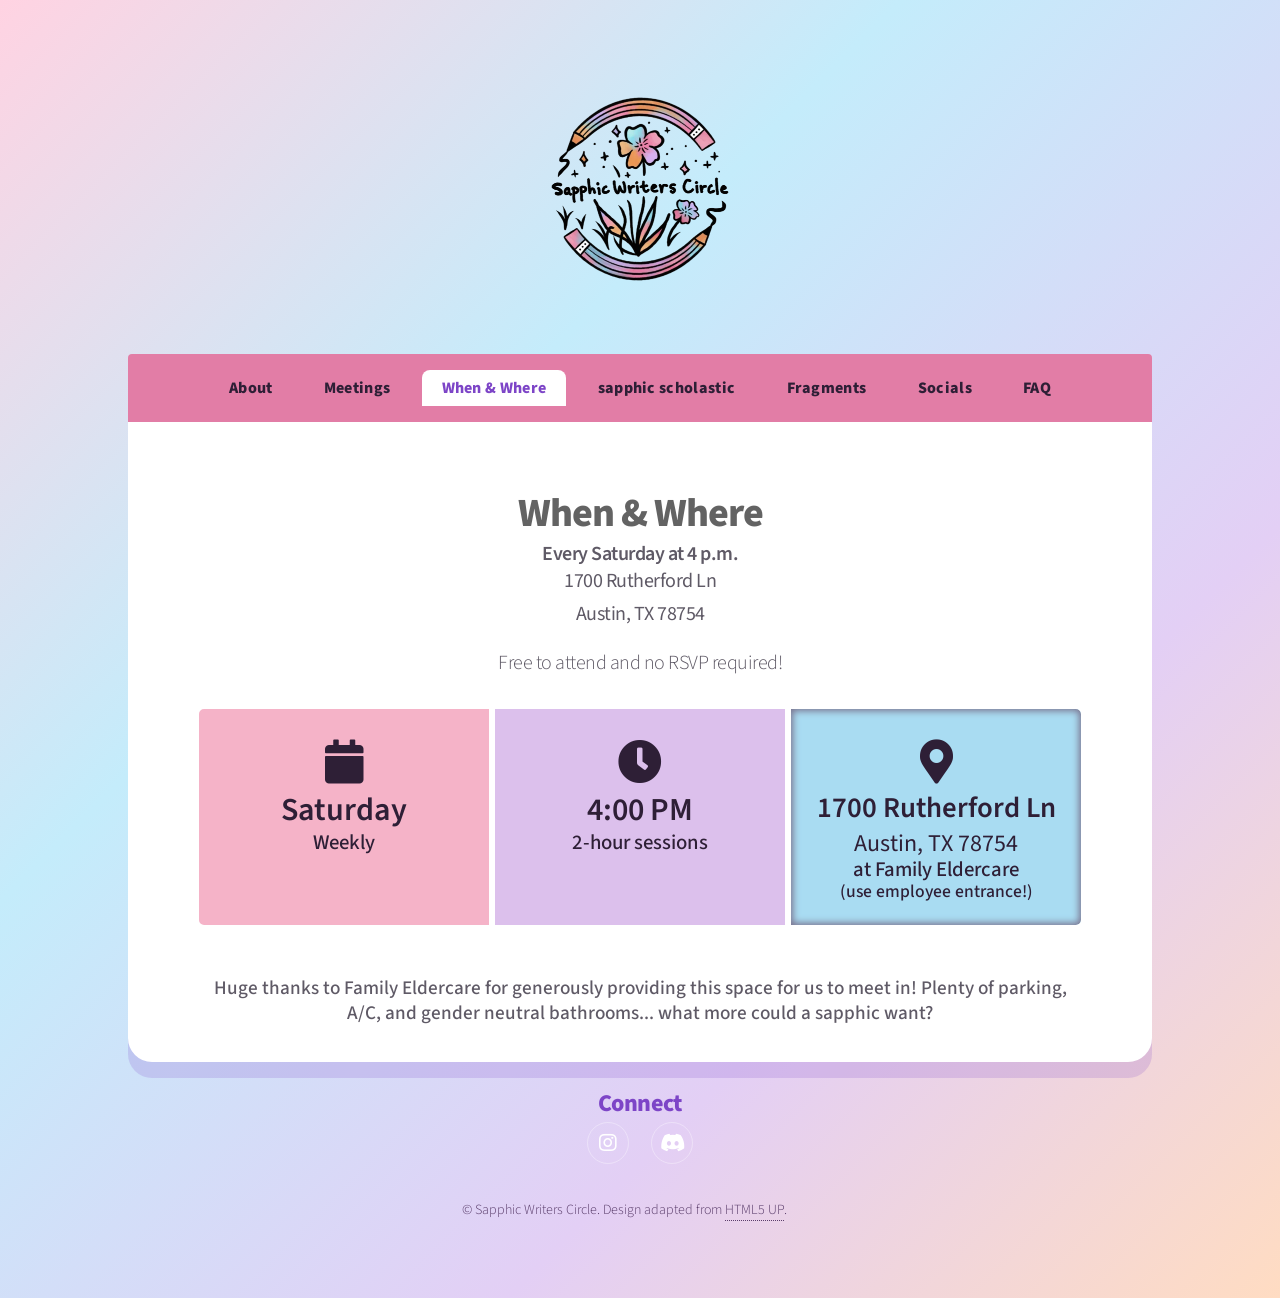
<file: meetings/index.html>
<!doctype html>
<html lang="en">
  <head>
    <!-- Google tag (gtag.js) -->
    <script async src="https://www.googletagmanager.com/gtag/js?id=G-X03VENCHC3"></script>
    <script>
      window.dataLayer = window.dataLayer || [];
      function gtag(){dataLayer.push(arguments);}
      gtag('js', new Date());

      gtag('config', 'G-X03VENCHC3');
    </script>
    <title>When & Where We Meet | Sapphic Writers Circle Austin</title>
    <link rel="canonical" href="https://www.sapphicwriterscircle.com/meetings/" />
    <link rel="icon" href="/favicon.ico" sizes="48x48" />
    <link rel="icon" type="image/png" sizes="32x32" href="/favicon-32x32.png" />
    <link rel="icon" type="image/png" sizes="16x16" href="/favicon-16x16.png" />
    <link rel="apple-touch-icon" href="/apple-touch-icon.png" />
    <link rel="manifest" href="/site.webmanifest" />
    <meta name="theme-color" content="#e27da6" />
    <meta charset="utf-8" />
    <meta
      name="viewport"
      content="width=device-width, initial-scale=1, user-scalable=no"
    />
    <meta
      name="description"
      content="Sapphic Writers Circle meets every Saturday at 4 p.m. at Family Eldercare, 1700 Rutherford Ln, Austin, TX. Free to attend, no RSVP required."
    />
    <meta property="og:type" content="website" />
    <meta property="og:site_name" content="Sapphic Writers Circle" />
    <meta property="og:url" content="https://www.sapphicwriterscircle.com/meetings/" />
    <meta property="og:title" content="When & Where We Meet | Sapphic Writers Circle Austin" />
    <meta
      property="og:description"
      content="Sapphic Writers Circle meets every Saturday at 4 p.m. at Family Eldercare, 1700 Rutherford Ln, Austin, TX. Free to attend, no RSVP required."
    />
    <meta property="og:image" content="https://www.sapphicwriterscircle.com/images/og-image-2026.jpg" />
    <meta property="og:image:width" content="1200" />
    <meta property="og:image:height" content="630" />
    <meta property="og:image:alt" content="Sapphic Writers Circle logo beside a photo of members celebrating together" />
    <meta name="twitter:card" content="summary_large_image" />
    <meta name="twitter:title" content="When & Where We Meet | Sapphic Writers Circle Austin" />
    <meta
      name="twitter:description"
      content="Sapphic Writers Circle meets every Saturday at 4 p.m. at Family Eldercare, 1700 Rutherford Ln, Austin, TX. Free to attend, no RSVP required."
    />
    <meta name="twitter:image" content="https://www.sapphicwriterscircle.com/images/og-image-2026.jpg" />
    <link rel="stylesheet" href="/assets/css/main.css" />
    <noscript
      ><link rel="stylesheet" href="/assets/css/noscript.css"
    /></noscript>
    <link rel="stylesheet" href="/assets/css/swc.css" />
    <script type="application/ld+json">
      {
        "@context": "https://schema.org",
        "@type": "Event",
        "name": "Sapphic Writers Circle Weekly Meeting",
        "description": "Free weekly community writing meetup for sapphic writers in Austin, TX. All genres and experience levels welcome, no RSVP required.",
        "eventAttendanceMode": "https://schema.org/OfflineEventAttendanceMode",
        "eventStatus": "https://schema.org/EventScheduled",
        "eventSchedule": {
          "@type": "Schedule",
          "byDay": "https://schema.org/Saturday",
          "startTime": "16:00",
          "duration": "PT2H",
          "repeatFrequency": "P1W",
          "scheduleTimezone": "America/Chicago"
        },
        "location": {
          "@type": "Place",
          "name": "Family Eldercare",
          "address": {
            "@type": "PostalAddress",
            "streetAddress": "1700 Rutherford Ln",
            "addressLocality": "Austin",
            "addressRegion": "TX",
            "postalCode": "78754",
            "addressCountry": "US"
          }
        },
        "organizer": {
          "@type": "Organization",
          "name": "Sapphic Writers Circle",
          "url": "https://www.sapphicwriterscircle.com/"
        },
        "isAccessibleForFree": true,
        "offers": {
          "@type": "Offer",
          "price": "0",
          "priceCurrency": "USD",
          "availability": "https://schema.org/InStock",
          "url": "https://www.sapphicwriterscircle.com/meetings/"
        },
        "image": "https://www.sapphicwriterscircle.com/images/og-image-2026.jpg",
        "url": "https://www.sapphicwriterscircle.com/meetings/"
      }
    </script>
  </head>
  <body class="is-preload" data-page="meetings">
    <div id="wrapper">
      <div id="site-header"></div>
      <div id="site-nav"></div>

      <div id="main">
        <section id="meetings" class="main special">
          <header class="major">
            <h1>When &amp; Where</h1>
            <p id="wand">Every Saturday at 4 p.m.</p>
            <p id="andw">
              1700 Rutherford Ln<br />
              Austin, TX 78754
            </p>
            <p class="meeting-note">Free to attend and no RSVP required!</p>
          </header>

          <ul class="statistics">
            <li class="style1">
              <span class="icon solid fa-calendar"></span>
              <span class="stat-main">Saturday</span>
              <span class="stat-sub">Weekly</span>
            </li>

            <li class="style2">
              <span class="icon solid fa-clock"></span>
              <span class="stat-main">4:00 PM</span>
              <span class="stat-sub">2-hour sessions</span>
            </li>

            <li class="style3">
              <a
                class="location-card-link"
                href="https://maps.app.goo.gl/gLRKmzJCz7M3WcKt9"
                target="_blank"
                rel="noopener noreferrer"
                aria-label="Open 1700 Rutherford Lane in Google Maps"
              >
                <span class="icon solid fa-map-marker-alt"></span>

                <span class="stat-main address">
                  <span class="address-line-1">1700 Rutherford Ln</span>
                  <span class="address-line-2">Austin, TX 78754</span>
                </span>

                <span class="stat-sub">at Family Eldercare</span>
                <span class="stat-note">(use employee entrance!)</span>
              </a>
            </li>
          </ul>

          <p class="content-thanks">
            Huge thanks to Family Eldercare for generously providing this space
            for us to meet in! Plenty of parking, A/C, and gender neutral
            bathrooms... what more could a sapphic want?
          </p>
        </section>
      </div>

      <div id="site-footer"></div>
    </div>

    <script src="/assets/js/jquery.min.js"></script>
    <script src="/assets/js/jquery.scrollex.min.js"></script>
    <script src="/assets/js/jquery.scrolly.min.js"></script>
    <script src="/assets/js/browser.min.js"></script>
    <script src="/assets/js/breakpoints.min.js"></script>
    <script src="/assets/js/util.js"></script>
    <script src="/assets/js/nav.js"></script>
    <script src="/assets/js/main.js"></script>
  </body>
</html>
</file>
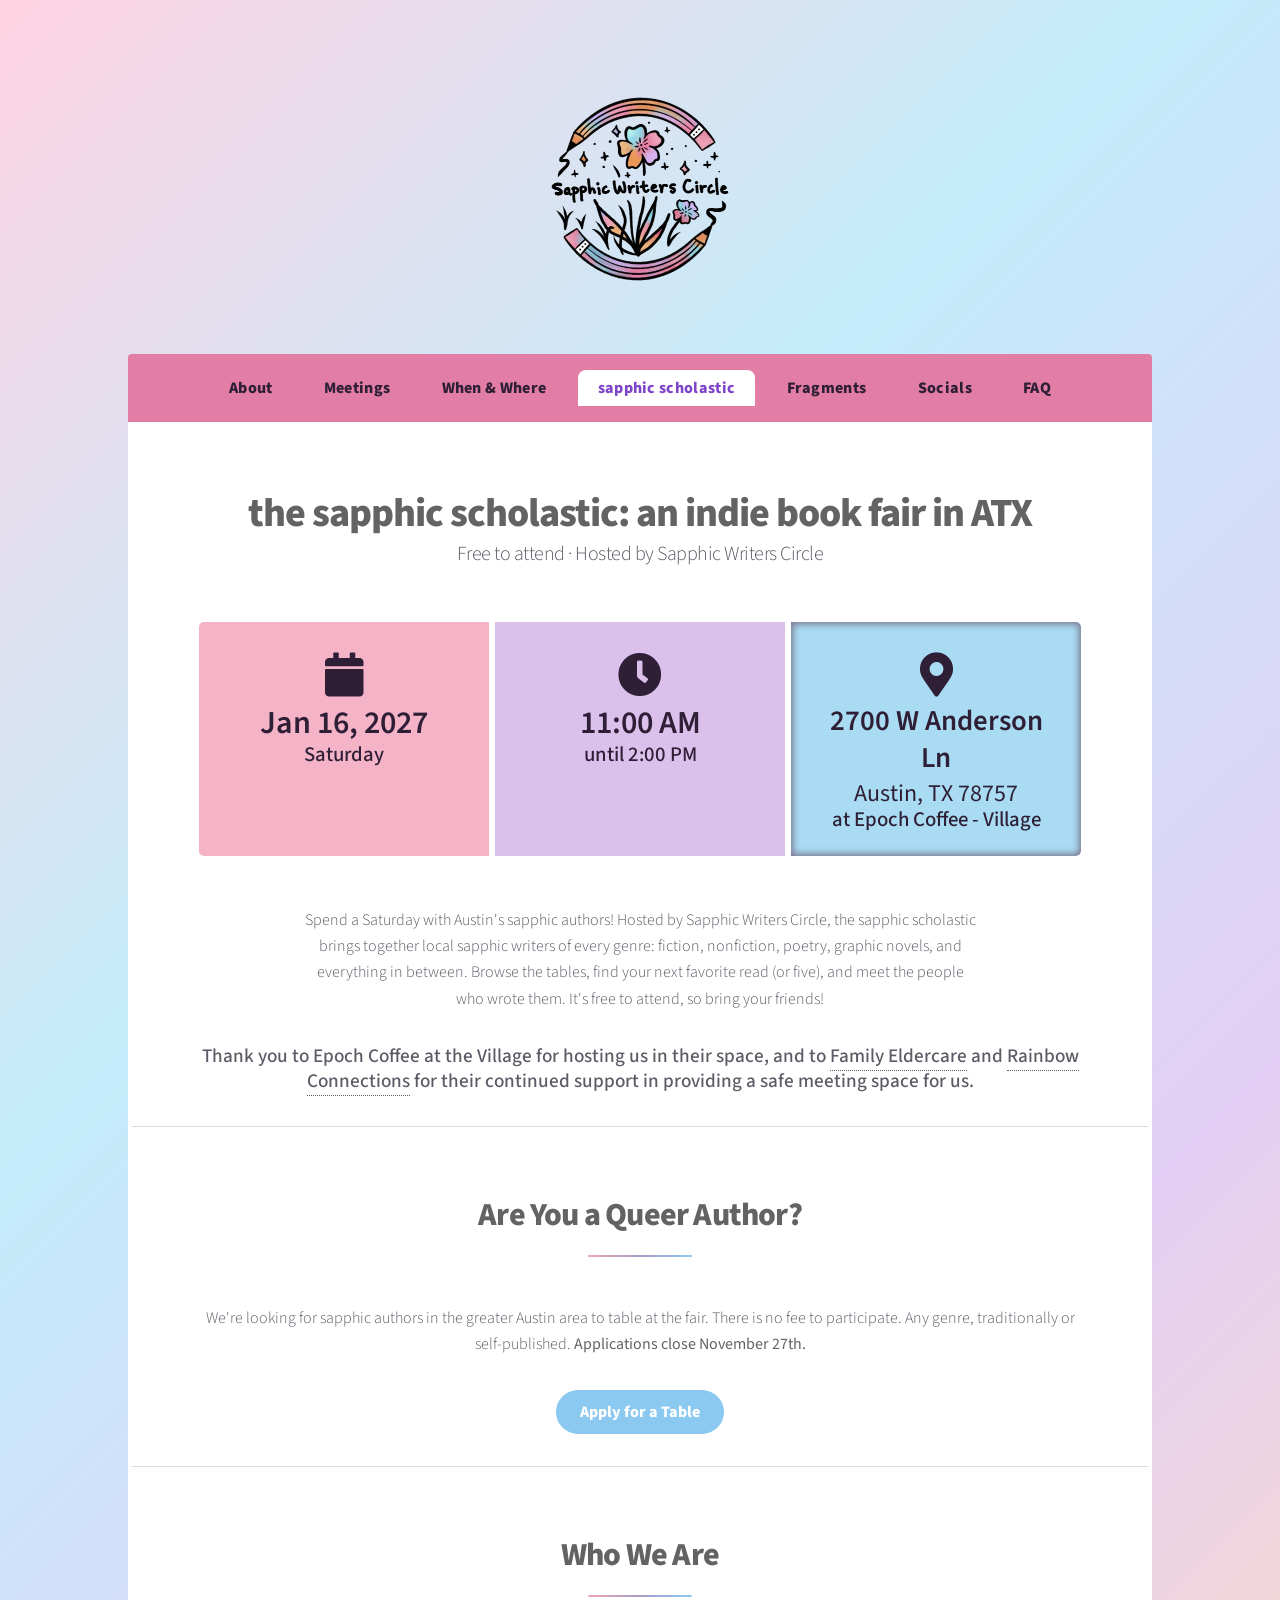
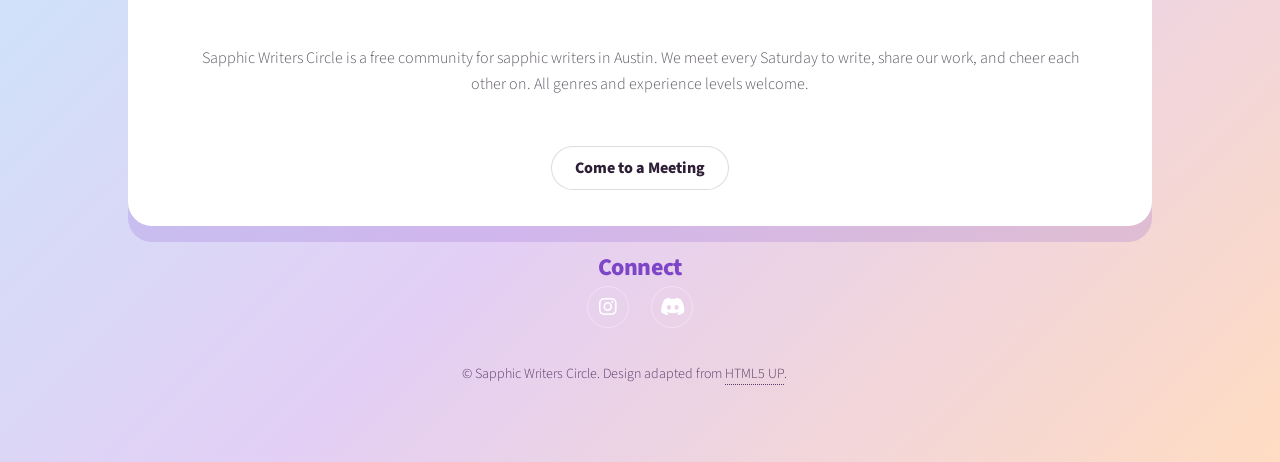
<file: sapphic-scholastic/index.html>
<!doctype html>
<html lang="en">
  <head>
    <!-- Google tag (gtag.js) -->
    <script async src="https://www.googletagmanager.com/gtag/js?id=G-X03VENCHC3"></script>
    <script>
      window.dataLayer = window.dataLayer || [];
      function gtag(){dataLayer.push(arguments);}
      gtag('js', new Date());

      gtag('config', 'G-X03VENCHC3');
    </script>
    <title>the sapphic scholastic: an indie book fair in ATX | Sapphic Writers Circle</title>
    <link rel="canonical" href="https://www.sapphicwriterscircle.com/sapphic-scholastic/" />
    <link rel="icon" href="/favicon.ico" sizes="48x48" />
    <link rel="icon" type="image/png" sizes="32x32" href="/favicon-32x32.png" />
    <link rel="icon" type="image/png" sizes="16x16" href="/favicon-16x16.png" />
    <link rel="apple-touch-icon" href="/apple-touch-icon.png" />
    <link rel="manifest" href="/site.webmanifest" />
    <meta name="theme-color" content="#e27da6" />
    <meta charset="utf-8" />
    <meta
      name="viewport"
      content="width=device-width, initial-scale=1, user-scalable=no"
    />
    <meta
      name="description"
      content="Free book fair hosted by Sapphic Writers Circle! Meet local queer authors, buy books, and more. Sat, Jan 16, 11–2 at Epoch Coffee - Village."
    />
    <meta property="og:type" content="website" />
    <meta property="og:site_name" content="Sapphic Writers Circle" />
    <meta property="og:url" content="https://www.sapphicwriterscircle.com/sapphic-scholastic/" />
    <meta property="og:title" content="the sapphic scholastic: an indie book fair in ATX | Sapphic Writers Circle" />
    <meta
      property="og:description"
      content="Free book fair hosted by Sapphic Writers Circle! Meet local queer authors, buy books, and more. Sat, Jan 16, 11–2 at Epoch Coffee - Village."
    />
    <meta property="og:image" content="https://www.sapphicwriterscircle.com/images/og-image-2026.jpg" />
    <meta property="og:image:width" content="1200" />
    <meta property="og:image:height" content="630" />
    <meta property="og:image:alt" content="Sapphic Writers Circle logo beside a photo of members celebrating together" />
    <meta name="twitter:card" content="summary_large_image" />
    <meta name="twitter:title" content="the sapphic scholastic: an indie book fair in ATX | Sapphic Writers Circle" />
    <meta
      name="twitter:description"
      content="Free book fair hosted by Sapphic Writers Circle! Meet local queer authors, buy books, and more. Sat, Jan 16, 11–2 at Epoch Coffee - Village."
    />
    <meta name="twitter:image" content="https://www.sapphicwriterscircle.com/images/og-image-2026.jpg" />
    <link rel="stylesheet" href="/assets/css/main.css" />
    <noscript
      ><link rel="stylesheet" href="/assets/css/noscript.css"
    /></noscript>
    <link rel="stylesheet" href="/assets/css/swc.css" />
    <script type="application/ld+json">
      {
        "@context": "https://schema.org",
        "@type": "Event",
        "name": "the sapphic scholastic: an indie book fair in ATX",
        "description": "Free book fair hosted by Sapphic Writers Circle! Meet local queer authors, buy books, and more. Sat, Jan 16, 11–2 at Epoch Coffee - Village.",
        "startDate": "2027-01-16T11:00:00-06:00",
        "endDate": "2027-01-16T14:00:00-06:00",
        "eventAttendanceMode": "https://schema.org/OfflineEventAttendanceMode",
        "eventStatus": "https://schema.org/EventScheduled",
        "location": {
          "@type": "Place",
          "name": "Epoch Coffee - Village",
          "address": {
            "@type": "PostalAddress",
            "streetAddress": "2700 W Anderson Ln",
            "addressLocality": "Austin",
            "addressRegion": "TX",
            "postalCode": "78757",
            "addressCountry": "US"
          }
        },
        "organizer": {
          "@type": "Organization",
          "name": "Sapphic Writers Circle",
          "url": "https://www.sapphicwriterscircle.com/"
        },
        "image": "https://www.sapphicwriterscircle.com/images/og-image-2026.jpg",
        "isAccessibleForFree": true,
        "url": "https://www.sapphicwriterscircle.com/sapphic-scholastic/"
      }
    </script>
  </head>
  <body class="is-preload" data-page="sapphic-scholastic">
    <div id="wrapper">
      <div id="site-header"></div>
      <div id="site-nav"></div>

      <div id="main">
        <!-- Event: advertising for attendees -->
        <section id="book-fair" class="main special">
          <header class="major">
            <h1>the sapphic scholastic: an indie book fair in ATX</h1>
            <p>Free to attend &middot; Hosted by Sapphic Writers Circle</p>
          </header>

          <ul class="statistics">
            <li class="style1">
              <span class="icon solid fa-calendar"></span>
              <span class="stat-main">Jan 16, 2027</span>
              <span class="stat-sub">Saturday</span>
            </li>

            <li class="style2">
              <span class="icon solid fa-clock"></span>
              <span class="stat-main">11:00 AM</span>
              <span class="stat-sub">until 2:00 PM</span>
            </li>

            <li class="style3">
              <a
                class="location-card-link"
                href="https://www.google.com/maps/search/?api=1&amp;query=Epoch+Coffee+Village+2700+W+Anderson+Ln+Austin+TX+78757"
                target="_blank"
                rel="noopener noreferrer"
                aria-label="Open Epoch Coffee - Village in Google Maps"
              >
                <span class="icon solid fa-map-marker-alt"></span>

                <span class="stat-main address">
                  <span class="address-line-1">2700 W Anderson Ln</span>
                  <span class="address-line-2">Austin, TX 78757</span>
                </span>

                <span class="stat-sub">at Epoch Coffee - Village</span>
              </a>
            </li>
          </ul>

          <p class="fair-intro">
            Spend a Saturday with Austin's sapphic authors! Hosted by
            Sapphic Writers Circle, the sapphic scholastic brings together local
            sapphic writers of every genre: fiction, nonfiction, poetry, graphic
            novels, and everything in between. Browse the tables, find your next
            favorite read (or five), and meet the people who wrote them. It's
            free to attend, so bring your friends!
          </p>

          <p class="content-thanks">
            Thank you to Epoch Coffee at the Village for hosting us in their
            space, and to
            <a href="https://www.familyeldercare.org/" target="_blank" rel="noopener noreferrer">Family Eldercare</a>
            and
            <a href="https://www.rainbowconnectionsatx.org/" target="_blank" rel="noopener noreferrer">Rainbow Connections</a>
            for their
            continued support in providing a safe meeting space for us.
          </p>
        </section>

        <!-- Recruiting: author applications -->
        <section id="authors" class="main special">
          <header class="major">
            <h2>Are You a Queer Author?</h2>
          </header>
          <p>
            We're looking for sapphic authors in the greater Austin area to
            table at the fair. There is no fee to participate. Any genre,
            traditionally or self-published.
            <strong>Applications close November 27th.</strong>
          </p>

          <ul class="actions special">
            <li>
              <a
                href="https://docs.google.com/forms/d/e/1FAIpQLSfVfN42Fp1b8aSGPY6nmdu9uhLb30GYgvo2D-en_rUzApsjeQ/viewform"
                class="button primary"
                target="_blank"
                rel="noopener noreferrer"
                >Apply for a Table</a
              >
            </li>
          </ul>
        </section>

        <section id="host" class="main special">
          <header class="major">
            <h2>Who We Are</h2>
          </header>
          <p>
            Sapphic Writers Circle is a free community for sapphic writers in
            Austin. We meet every Saturday to write, share our work, and cheer
            each other on. All genres and experience levels welcome.
          </p>
          <footer class="major">
            <ul class="actions special">
              <li><a href="/meetings/" class="button">Come to a Meeting</a></li>
            </ul>
          </footer>
        </section>
      </div>

      <div id="site-footer"></div>
    </div>

    <script src="/assets/js/jquery.min.js"></script>
    <script src="/assets/js/jquery.scrollex.min.js"></script>
    <script src="/assets/js/jquery.scrolly.min.js"></script>
    <script src="/assets/js/browser.min.js"></script>
    <script src="/assets/js/breakpoints.min.js"></script>
    <script src="/assets/js/util.js"></script>
    <script src="/assets/js/nav.js"></script>
    <script src="/assets/js/main.js"></script>
  </body>
</html>
</file>
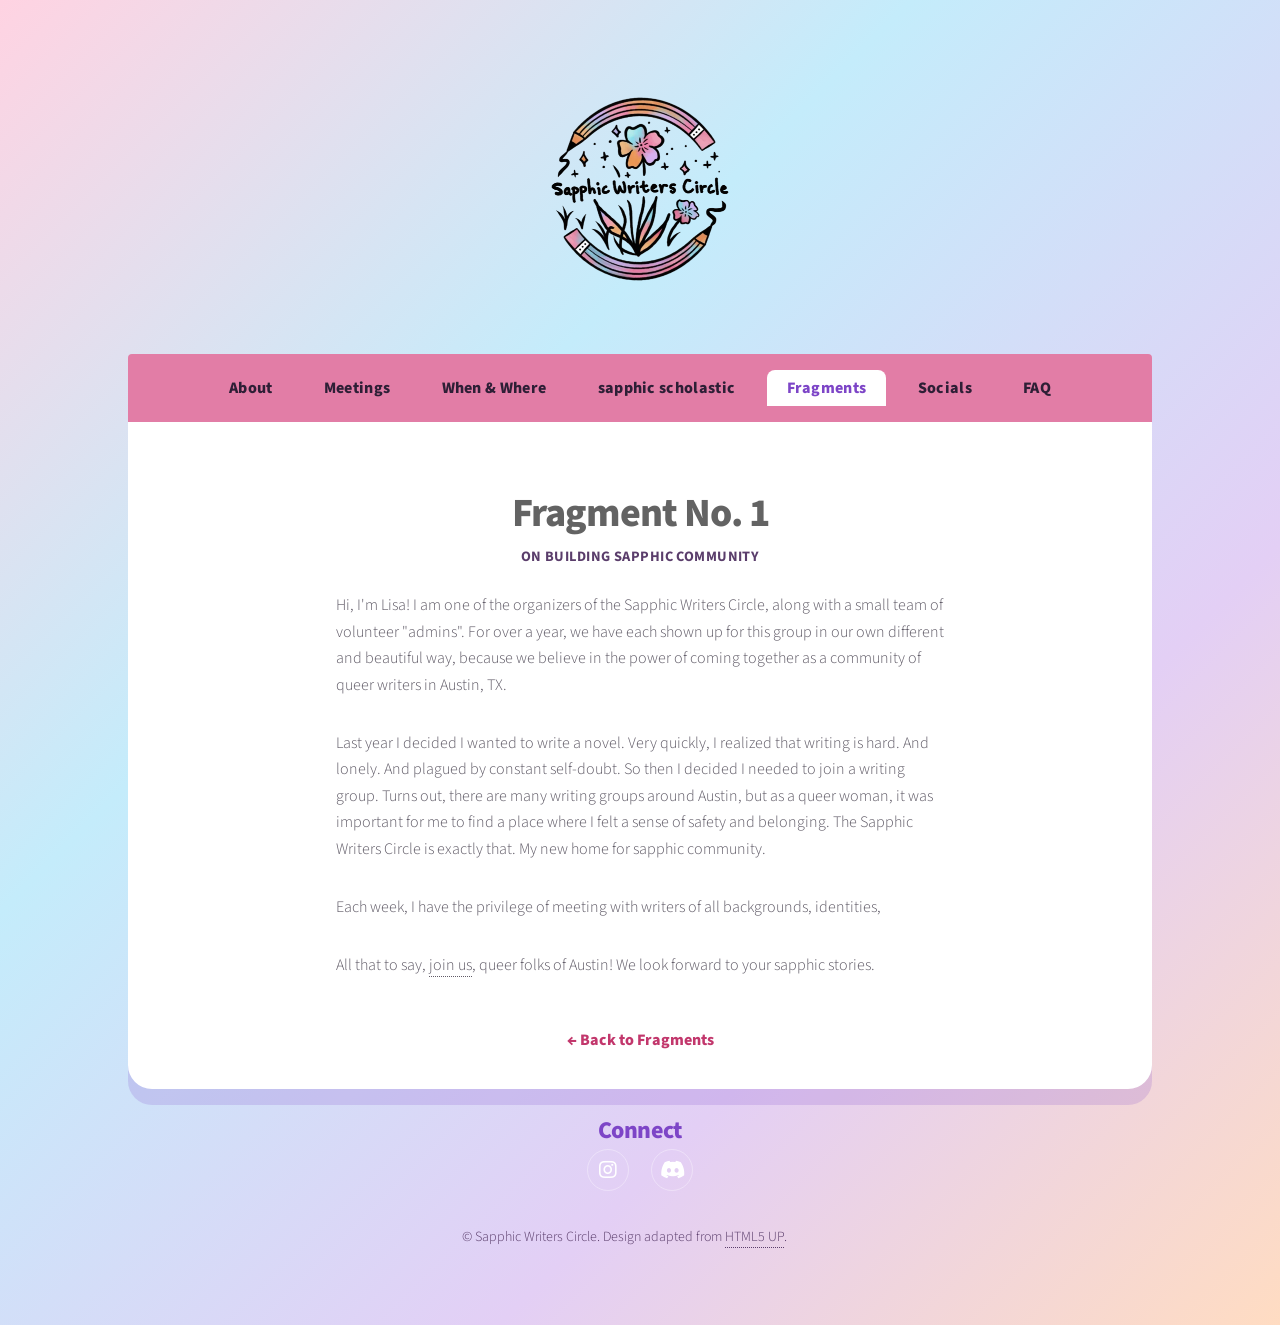
<file: fragments/building-sapphic-community.html>
<!doctype html>
<html lang="en">
  <head>
    <!-- Google tag (gtag.js) -->
    <script
      async
      src="https://www.googletagmanager.com/gtag/js?id=G-X03VENCHC3"
    ></script>
    <script>
      window.dataLayer = window.dataLayer || [];
      function gtag() {
        dataLayer.push(arguments);
      }
      gtag("js", new Date());

      gtag("config", "G-X03VENCHC3");
    </script>
    <title>On Building Sapphic Community | Fragments</title>
    <link
      rel="canonical"
      href="https://www.sapphicwriterscircle.com/fragments/building-sapphic-community.html"
    />
    <link rel="icon" href="/favicon.ico" sizes="48x48" />
    <link rel="icon" type="image/png" sizes="32x32" href="/favicon-32x32.png" />
    <link rel="icon" type="image/png" sizes="16x16" href="/favicon-16x16.png" />
    <link rel="apple-touch-icon" href="/apple-touch-icon.png" />
    <link rel="manifest" href="/site.webmanifest" />
    <meta name="theme-color" content="#e27da6" />
    <meta charset="utf-8" />
    <meta
      name="viewport"
      content="width=device-width, initial-scale=1, user-scalable=no"
    />
    <meta
      name="description"
      content="Lisa, an organizer of Sapphic Writers Circle, on why writing is hard and lonely — and how she found a home for sapphic community in Austin, TX."
    />
    <meta property="og:type" content="article" />
    <meta property="og:site_name" content="Sapphic Writers Circle" />
    <meta
      property="og:url"
      content="https://www.sapphicwriterscircle.com/fragments/building-sapphic-community.html"
    />
    <meta
      property="og:title"
      content="On Building Sapphic Community | Fragments"
    />
    <meta
      property="og:description"
      content="Lisa, an organizer of Sapphic Writers Circle, on why writing is hard and lonely — and how she found a home for sapphic community in Austin, TX."
    />
    <meta
      property="og:image"
      content="https://www.sapphicwriterscircle.com/images/og-image-2026.jpg"
    />
    <meta property="og:image:width" content="1200" />
    <meta property="og:image:height" content="630" />
    <meta
      property="og:image:alt"
      content="Sapphic Writers Circle logo beside a photo of members celebrating together"
    />
    <meta name="twitter:card" content="summary_large_image" />
    <meta
      name="twitter:title"
      content="On Building Sapphic Community | Fragments"
    />
    <meta
      name="twitter:description"
      content="Lisa, an organizer of Sapphic Writers Circle, on why writing is hard and lonely — and how she found a home for sapphic community in Austin, TX."
    />
    <meta
      name="twitter:image"
      content="https://www.sapphicwriterscircle.com/images/og-image-2026.jpg"
    />
    <script type="application/ld+json">
      {
        "@context": "https://schema.org",
        "@type": "BlogPosting",
        "headline": "On Building Sapphic Community",
        "description": "Lisa, an organizer of Sapphic Writers Circle, on why writing is hard and lonely — and how she found a home for sapphic community in Austin, TX.",
        "datePublished": "2026-09-13",
        "author": { "@type": "Organization", "name": "Sapphic Writers Circle" },
        "publisher": {
          "@type": "Organization",
          "name": "Sapphic Writers Circle",
          "logo": {
            "@type": "ImageObject",
            "url": "https://www.sapphicwriterscircle.com/images/brand/swc-flower-512.png"
          }
        },
        "mainEntityOfPage": "https://www.sapphicwriterscircle.com/fragments/building-sapphic-community.html",
        "url": "https://www.sapphicwriterscircle.com/fragments/building-sapphic-community.html",
        "image": "https://www.sapphicwriterscircle.com/images/og-image-2026.jpg"
      }
    </script>
    <link rel="stylesheet" href="/assets/css/main.css" />
    <noscript
      ><link rel="stylesheet" href="/assets/css/noscript.css"
    /></noscript>
    <link rel="stylesheet" href="/assets/css/swc.css" />
  </head>
  <body class="is-preload" data-page="fragments">
    <div id="wrapper">
      <div id="site-header"></div>
      <div id="site-nav"></div>

      <div id="main">
        <section id="fragment-post" class="main special fragment-post">
          <header class="major">
            <h1>Fragment No. 1</h1>
            <span class="fragment-post-number"
              >On Building Sapphic Community</span
            >
          </header>

          <div class="fragment-post-body">
            <p>
              Hi, I'm Lisa! I am one of the organizers of the Sapphic
              Writers Circle, along with a small team of volunteer "admins". For over a year, we have each shown up for this group in our own different and beautiful way, because we believe in the power of coming together as a community of queer writers in Austin, TX. 
            </p>

            <p>
              Last year I decided I wanted to write a novel. Very quickly, I
              realized that writing is hard. And lonely. And plagued by constant
              self-doubt. So then I decided I needed to join a writing group.
              Turns out, there are many writing groups around Austin, but as a
              queer woman, it was important for me to find a place where I felt
              a sense of safety and belonging. The Sapphic Writers Circle is
              exactly that. My new home for sapphic community.
            </p>

            <p>
              Each week, I have the privilege of meeting with writers of all backgrounds, identities, 
            </p>

            <p>
              All that to say, <a href="/join/">join us</a>, queer folks of
              Austin! We look forward to your sapphic stories.
            </p>
          </div>

          <a class="fragment-post-back" href="/fragments/"
            >&larr; Back to Fragments</a
          >
        </section>
      </div>

      <div id="site-footer"></div>
    </div>

    <script src="/assets/js/jquery.min.js"></script>
    <script src="/assets/js/jquery.scrollex.min.js"></script>
    <script src="/assets/js/jquery.scrolly.min.js"></script>
    <script src="/assets/js/browser.min.js"></script>
    <script src="/assets/js/breakpoints.min.js"></script>
    <script src="/assets/js/util.js"></script>
    <script src="/assets/js/nav.js"></script>
    <script src="/assets/js/main.js"></script>
  </body>
</html>
</file>
<file: assets/css/noscript.css>
/*
	Stellar by HTML5 UP
	html5up.net | @ajlkn
	Free for personal and commercial use under the CCA 3.0 license (html5up.net/license)
*/

/* Header */

	body.is-preload #header.alt > * {
		opacity: 1;
	}

	body.is-preload #header.alt .logo {
		-moz-transform: none;
		-webkit-transform: none;
		-ms-transform: none;
		transform: none;
	}
</file>
<file: assets/css/swc.css>
/* SWC visual layer: pastel Y2K / scrapbook vibe */

/* Brand colors, sampled from the 2026 logo.
   Bright tones are for fills and decoration; text uses the ink/plum/deep tones,
   which pass WCAG AA contrast on the pastel background and on white. */
:root {
  --swc-pink: #e27da6;
  --swc-pink-deep: #c2376c;
  --swc-pink-deeper: #a82d5e;
  --swc-blue: #43b9e7;
  --swc-lavender: #d4a1d1;
  --swc-orange: #ea9b64;
  --swc-ink: #2e1f36;
  --swc-plum: #4a3158;
  --swc-plum-soft: #5a3d6b;
  --swc-purple: #7d45c7;
}

body {
  background:
    radial-gradient(
      /* circle at 10% 20%, */ rgba(255, 255, 255, 0.55) 0 7px,
      transparent 8px
    ),
    linear-gradient(135deg, #ffd3e2 0%, #c4ecfb 35%, #e3cff5 70%, #ffdcc2 100%);
  color: #4f4358;
}

#header {
  padding: 0;
}

#header h1 {
  color: #7d45c7;
  font-weight: 800;
  text-shadow: 3px 3px 0 #ffffff;
}

/* The badge already spells out the name, so hide the h1 visually but keep it
   for screen readers and search engines. */
#header h1 {
  position: absolute;
  width: 1px;
  height: 1px;
  margin: -1px;
  padding: 0;
  overflow: hidden;
  clip: rect(0 0 0 0);
  white-space: nowrap;
  border: 0;
}

#header p {
  color: var(--swc-plum);
  font-weight: 700;
  text-shadow: 1px 1px 0 #ffffff;
}

#main {
  background: #ffffff;
  border: 4px solid #ffffff;
  border-radius: 1.5em;
  box-shadow: 0 1em 0 rgba(125, 69, 199, 0.18);
  overflow: hidden;
}

#main p,
#main li,
#main .content {
  color: #5f5a66;
}

#nav {
  background: var(--swc-pink);
  border-bottom: 4px solid #ffffff;
}

#nav a.tab-link {
  color: var(--swc-ink);
  font-weight: 800;
  letter-spacing: 0.02em;
}

#nav a.tab-link:hover {
  background: rgba(255, 255, 255, 0.45);
}

#nav a.tab-link.active {
  background: #ffffff;
  color: var(--swc-purple);
}

h1,
h2,
h3 {
  color: #7d45c7;
  font-weight: 800;
  margin-bottom: 0 !important;
  /* line-height: 1em; */
}

#about .about-heading {
  /* letter-spacing: -0.03em; */
  line-height: 1.1em;
}

header.major h2:after {
  background-color: var(--swc-pink);
  background-image: none;
  margin: 0.5em;
}

header.major .about-heading {
  background-image: none;
  margin: 0;
  margin-top: 0.5em;
  margin-bottom: 0.5em;
}

.spotlight .content header.major {
  margin: 0;
}

.button,
button.button {
  border-radius: 999px;
  font-weight: 800;
}

.button.primary,
button.button.primary {
  background: var(--swc-pink-deep);
  box-shadow: none;
  color: #ffffff !important;
}

/* The template's primary hover/active states are light blue; keep them pink. */
.button.primary:hover,
button.button.primary:hover {
  background: var(--swc-pink-deeper);
}

.button.primary:active,
button.button.primary:active {
  background: #8f2650;
}

.button,
button.button:not(.primary) {
  background: #ffffff;
  color: var(--swc-ink) !important;
  box-shadow: inset 0 0 0 2px #ffffff;
}

/* Saturday lineup — compact scrapbook poster */

.saturday-lineup {
  position: relative;
  width: 100%;
  max-width: 42em;
  margin: 1.25em auto 0;
  padding: 1em;
  overflow: hidden;
  background:
    radial-gradient(
      circle at 8% 12%,
      rgba(255, 255, 255, 0.8) 0 3px,
      transparent 4px
    ),
    radial-gradient(
      circle at 92% 24%,
      rgba(255, 255, 255, 0.8) 0 3px,
      transparent 4px
    ),
    radial-gradient(
      circle at 18% 88%,
      rgba(255, 255, 255, 0.8) 0 3px,
      transparent 4px
    ),
    linear-gradient(145deg, #fff0f8 0%, #f3ebff 50%, #eafaf7 100%);
  border: 3px solid #ffffff;
  border-radius: 1.6em;
  box-shadow:
    0 0.65em 0 rgba(125, 69, 199, 0.16),
    0 0 0 2px rgba(227, 117, 172, 0.12);
}

.saturday-lineup::before,
.saturday-lineup::after {
  position: absolute;
  z-index: 0;
  font-weight: 900;
  pointer-events: none;
}

.saturday-lineup::before {
  content: "✦";
  top: 0.35em;
  left: 0.55em;
  color: #ff79b8;
  font-size: 1.3em;
  transform: rotate(-12deg);
}

.saturday-lineup::after {
  content: "♡";
  right: 0.55em;
  bottom: 0.35em;
  color: #8d66c9;
  font-size: 1.3em;
  transform: rotate(10deg);
}

.lineup-heading,
.lineup-list,
.lineup-footer {
  position: relative;
  z-index: 1;
}

.lineup-heading {
  margin-bottom: 0.75em;
  text-align: center;
}

.lineup-kicker {
  display: inline-block;
  margin-bottom: 0.18em;
  padding: 0.18em 0.65em;
  background: #ffffff;
  border: 2px solid #f2b9d6;
  border-radius: 999px;
  color: #a15f8c;
  font-size: 0.62em;
  font-weight: 900;
  letter-spacing: 0.09em;
  line-height: 1.2;
  text-transform: uppercase;
  transform: rotate(-1deg);
}

.lineup-heading h2 {
  margin: 0 !important;
  color: #7d45c7;
  font-size: 1.75em;
  line-height: 1;
  text-shadow: 2px 2px 0 #ffffff;
}

.lineup-heading p {
  margin: 0.25em 0 0;
  color: var(--swc-plum-soft) !important;
  font-size: 0.82em;
  font-weight: 800;
  line-height: 1.1;
}

.lineup-list {
  display: grid;
  gap: 0.78em;
}

.lineup-row {
  position: relative;
  display: grid;
  grid-template-columns: 2.8em minmax(0, 1fr);
  gap: 0.45em;
  align-items: center;
  min-width: 0;
  padding: 0.58em 0.8em;
  border: 2px solid #ffffff;
  border-radius: 1em;
  box-shadow:
    0 0.24em 0 rgba(125, 69, 199, 0.09),
    inset 0 0 0 1px rgba(255, 255, 255, 0.45);
  text-align: left;
}

.lineup-row::after {
  content: "";
  position: absolute;
  top: -0.24em;
  right: 1em;
  width: 2em;
  height: 0.55em;
  background: rgba(255, 255, 255, 0.72);
  border: 1px solid rgba(125, 69, 199, 0.08);
  transform: rotate(2deg);
}

.lineup-row:nth-child(odd) {
  transform: rotate(-0.25deg);
}

.lineup-row:nth-child(even) {
  transform: rotate(0.25deg);
}

.lineup-writing {
  background: #ffd8e9;
}
.lineup-games {
  background: #e2d6ff;
}
.lineup-workshop {
  background: #ffe2bd;
}
.lineup-zine {
  background: #cef1e8;
}
.lineup-crafting {
  background: #d8eaff;
}

.lineup-icon {
  display: flex;
  align-items: center;
  justify-content: center;
  width: 2.75em;
  height: 2.75em;
  margin: 0;
  padding: 0;
  background: #ffffff;
  border: 2px solid #ffffff;
  color: #7d45c7;
  box-shadow: 0 0.18em 0 rgba(125, 69, 199, 0.13);
}

.lineup-writing .lineup-icon {
  border-radius: 46% 54% 55% 45% / 53% 43% 57% 47%;
  transform: rotate(-4deg);
}

.lineup-games .lineup-icon {
  border-radius: 42% 58% 38% 62% / 55% 41% 59% 45%;
  transform: rotate(4deg);
}

.lineup-workshop .lineup-icon {
  border-radius: 55% 45% 61% 39% / 40% 58% 42% 60%;
  transform: rotate(-3deg);
}

.lineup-zine .lineup-icon {
  border-radius: 40% 60% 52% 48% / 61% 42% 58% 39%;
  transform: rotate(3deg);
}

.lineup-crafting .lineup-icon {
  border-radius: 58% 42% 47% 53% / 45% 62% 38% 55%;
  transform: rotate(-2deg);
}

.lineup-icon::before {
  font-size: 1.05em;
  line-height: 1;
}

.lineup-copy {
  display: grid;
  grid-template-columns: 5em 6em 1fr;
  gap: 1em;
  align-items: center;
  min-width: 0;
}

.lineup-copy .nickname {
  justify-self: center;
}

.lineup-week {
  display: inline-block;
  width: max-content;
  margin: 0;
  padding: 0.15em 0.48em;
  background: rgba(255, 255, 255, 0.72);
  border-radius: 0.45em;
  color: #93567f;
  font-size: 0.6em;
  font-weight: 900;
  letter-spacing: 0.07em;
  line-height: 1.15;
  text-transform: uppercase;
  transform: rotate(-0.6deg);
}

@media screen and (max-width: 736px) {
  .lineup-copy {
    grid-template-columns: 5em minmax(0, 1fr);
    gap: 0.2em 0.5em;
  }

  .lineup-week {
    grid-column: 1;
    grid-row: 1;
    justify-self: center;
    font-size: 0.62em;
  }

  .lineup-copy strong {
    grid-column: 1;
    grid-row: 2;
    text-align: center;
  }

  .lineup-copy > span:last-child {
    grid-column: 2;
    grid-row: 1 / 3;
    align-self: center;
    /* font-size: 0.74em; */
    /* line-height: 1.25; */
  }
}

.lineup-footer {
  display: flex;
  flex-wrap: wrap;
  justify-content: center;
  gap: 0.25em 0.58em;
  margin-top: 1.75em;
  padding: 0.46em 0.7em;
  background: #ffffff;
  border: 2px dashed #e3a6c6;
  border-radius: 999px;
  color: #7d45c7;
  font-size: 0.66em;
  font-weight: 900;
  letter-spacing: 0.04em;
  line-height: 1;
  text-transform: uppercase;
  transform: rotate(-0.25deg);
}

.lineup-footer span:not(:last-child)::after {
  content: "✦";
  margin-left: 0.58em;
  color: #e375ac;
  font-size: 0.8em;
}

@media screen and (max-width: 736px) {
  #expect {
    padding-left: 0.7em;
    padding-right: 0.7em;
  }

  #expect header.major {
    margin-bottom: 0;
  }

  #expect header.major > p {
    font-size: 0.8em;
    line-height: 1.35;
    margin-bottom: 0.6em;
  }

  .saturday-lineup {
    max-width: 100%;
    margin-top: 0;
    padding: 0.7em;
    padding-right: 0.25em;
    padding-left: 0.25em;
    border-radius: 1.25em;
  }

  .saturday-lineup::before,
  .saturday-lineup::after {
    font-size: 0.95em;
  }

  .lineup-heading {
    margin-bottom: 0.48em;
  }

  .lineup-kicker {
    font-size: 0.48em;
  }

  .lineup-heading h3 {
    font-size: 1.3em;
  }

  .lineup-heading p {
    font-size: 0.65em;
  }

  /* .lineup-list {
    gap: 0.3em;
  } */

  .lineup-row {
    grid-template-columns: 2.15em minmax(0, 1fr);
    gap: 0.5em;
    padding: 0.38em 0.52em;
    border-radius: 0.82em;
  }

  .lineup-row::after {
    top: -0.16em;
    right: 0.75em;
    width: 1.45em;
    height: 0.36em;
  }

  .lineup-icon {
    width: 2.1em;
    height: 2.1em;
  }

  .lineup-icon::before {
    font-size: 0.82em;
  }

  .lineup-week {
    margin-bottom: 0;
    padding: 0.12em 0.4em;
    font-size: 0.62em;
  }

  .lineup-copy strong {
    font-size: 0.83em;
  }

  .lineup-copy > span:last-child {
    margin-top: 0.08em;
    font-size: 0.7em;
  }

  .lineup-footer {
    gap: 0.15em 0.34em;
    /* margin-top: 0.48em; */
    padding: 0.38em 0.48em;
    font-size: 0.49em;
  }

  .lineup-footer span:not(:last-child)::after {
    margin-left: 0.34em;
  }
}

.statistics li {
  border: 3px solid #ffffff;
}

/* Meeting info tiles: brand pastels with ink text (the old gray-on-pastel was
   below 3:1 contrast) */
.statistics li.style1 {
  background-color: #f5b3c8;
}

.statistics li.style2 {
  background-color: #dcc0ec;
}

.statistics li.style3 {
  background-color: #a9dcf2;
}

#main .statistics li,
#main .statistics li a,
#main .statistics li .icon {
  color: var(--swc-ink);
}

#footer,
#footer h2,
#footer p {
  color: var(--swc-plum-soft);
  text-shadow: none;
}

#footer h2 {
  color: #7d45c7;
}

/* Mobile nav: simple compact text tabs */

@media screen and (max-width: 736px) {
  #nav {
    display: block;
    position: sticky;
    top: 0;
    z-index: 10;
    width: min(100%, 37em);
    max-width: calc(100% - 2rem);
    margin-left: auto;
    margin-right: auto;
    margin-bottom: 0.5em;
    margin-top: 0.5em;
    padding: 0;
    border-radius: 999px;
    overflow: hidden;
  }

  #nav ul {
    display: flex;
    flex-wrap: wrap;
    align-items: center;
    justify-content: center;
    margin: 0;
    padding: 0.65em 0.5em;
    width: 100%;
    line-height: 1;
    max-width: 100%;
    margin-left: auto;
    margin-right: auto;
  }

  #nav ul li {
    display: flex;
    align-items: center;
    margin: 0;
    padding: 0;
    line-height: 1;
  }

  #nav ul li:not(:last-child)::after {
    content: "|";
    color: #ffffff;
    font-weight: 800;
    line-height: 1;
    padding: 0 0.35em;
  }

  #nav a.tab-link {
    background: transparent;
    border-radius: 0;
    color: var(--swc-ink);
    font-size: 0.8em;
    font-weight: 800;
    height: auto;
    line-height: 1;
    padding: 0;
    white-space: nowrap;
  }

  /* White pill for the current page: white text on pink was too faint */
  #nav a.tab-link.active {
    background: #ffffff;
    border-radius: 999px;
    color: var(--swc-ink);
    margin: -0.25em -0.1em;
    padding: 0.25em 0.5em;
  }
}

/* Logo + about image sizing */

#header .logo img {
  width: 320px;
  max-width: 70vw;
  height: auto;
}

#header.slim .logo img {
  width: 180px;
  max-width: 40vw;
}

#header .logo {
  margin-bottom: 1em;
}

@media screen and (max-width: 736px) {
  #header .logo img {
    width: 220px;
  }

  #header.slim .logo img {
    width: 150px;
  }
}

/* Flower mark: slides into the desktop nav once it sticks to the top */

#nav .nav-mark {
  position: absolute;
  top: 50%;
  left: 1em;
  display: block;
  border: 0;
  line-height: 0;
  opacity: 0;
  pointer-events: none;
  transform: translateY(-50%) scale(0.6) rotate(-20deg);
  transition:
    opacity 0.2s ease,
    transform 0.3s ease;
}

#nav .nav-mark img {
  width: 2.25em;
  height: 2.25em;
}

#nav.alt .nav-mark {
  opacity: 1;
  pointer-events: auto;
  transform: translateY(-50%) scale(1) rotate(0);
}

#nav.alt .nav-mark:hover {
  transform: translateY(-50%) scale(1.08) rotate(-8deg);
}

@media screen and (max-width: 980px) {
  #nav .nav-mark {
    display: none;
  }
}

.spotlight .image.about-image {
  background: transparent;
  border: 0;
  border-radius: 0;
  box-shadow: none;
  padding: 0;
  transform: rotate(-2deg);
  width: 22em;
  max-width: 50%;
}

.spotlight .image.about-image img {
  display: block;
  width: 100%;
  height: auto;
  border-radius: 0;
  box-shadow: 7px 6px 17px 0px rgba(0, 0, 0, 0.44);
}

#join .actions .button {
  background: var(--swc-pink-deep);
  color: #ffffff !important;
  box-shadow: none;
  font-family: Arial, sans-serif;
  font-size: 13px;
}

#join .actions .button.primary {
  background: #ffffff;
  color: var(--swc-ink) !important;
  box-shadow: inset 0 0 0 1px #b9b9b9;
}

@media screen and (max-width: 736px) {
  .spotlight .image.about-image {
    margin-bottom: 0.95em;
    max-width: 70%;
  }
}

.spotlight .image.about-image {
  margin-bottom: 0.95em;
}

#wand {
  margin-bottom: -6px;
  font-weight: 600;
}

#andw {
  margin-bottom: 16.8px;
  font-weight: 400;
}

.statistics li .stat-main {
  display: block;
  font-size: 2em;
  line-height: 1.3;
  font-weight: 600;
}

.statistics li .stat-sub,
.statistics li .stat-note {
  display: block;
  font-weight: 500;
  line-height: 1.1;
  font-size: 1.3em;
}

.statistics li .stat-note {
  font-size: 1.1em;
}

/* .style3 .address {
  font-size: 2em !important;
} */

.address-line-1,
.address-line-2 {
  display: block;
}

.address-line-1 {
  font-size: 0.9em;
}

.address-line-2 {
  font-size: 0.75em;
  font-weight: 400;
}

.content-thanks {
  text-align: center;
  font-size: 1.2em;
  font-weight: 500;
  color: #5f5a66;
  margin-top: 0 !important;
  margin-bottom: 0;
  line-height: 1.3em;
}

#footer {
  text-align: center;
}

#footer section {
  width: 100%;
}

#footer .icons {
  display: flex;
  justify-content: center;
  gap: 0.75em;
  padding-left: 0;
}

.location-card-link {
  border-bottom: none;
  /* font-weight: 900; */
}

.style3 {
  box-shadow: 0px 0px 7px 2px #7a738e inset;
}

/* FAQ spacing tweaks */

#faq {
  position: relative;
  text-align: left;
  border-top: none !important;
}

#faq header.major {
  text-align: center;
}

.faq-controls {
  display: flex;
  justify-content: center;
  margin: -1.5em 0 1.25em;
}

.faq-toggle {
  appearance: none;
  -webkit-appearance: none;
  background: transparent !important;
  border: 0 !important;
  box-shadow: none !important;
  color: var(--swc-pink-deep) !important;
  cursor: pointer;
  font-size: 1.25em;
  font-weight: 900;
  height: auto;
  line-height: 0;
  min-width: 0;
  padding: 0 !important;
  width: auto;
}

@media screen and (max-width: 736px) {
  .faq-controls {
    max-width: 100%;
    margin: -1.5em 0 1em;
    padding-right: 0.25em;
  }

  .faq-toggle {
    font-size: 1.5em;
  }
}

.faq-item p,
.faq-item ul {
  margin-bottom: 5px;
  padding-left: 3em;
}

.faq-item p {
  padding-right: 1.25em;
}

.faq-item summary {
  display: grid;
  grid-template-columns: 1em 1fr;
  column-gap: 0.4em;
  align-items: start;
  list-style: none;
  position: relative;
  padding-left: 0;
  padding-right: 1.25em;
  font-weight: 600;
  cursor: pointer;
}

.faq-item summary::-webkit-details-marker {
  display: none;
}

.faq-item summary::after {
  content: "+";
  color: var(--swc-pink-deep);
  font-size: 1.4em;
  font-weight: 900;
  grid-column: 1;
  grid-row: 1;
  line-height: 1;
}

.faq-item[open] summary::after {
  content: "–";
}

.social-widgets {
  display: grid;
  grid-template-columns: minmax(0, 540px);
  gap: 1.5em;
  justify-content: center;
  align-items: start;
  list-style: none;
  /* margin: 2em 0 0; */
  padding: 0;
  text-align: center;
}

.social-widgets > li {
  width: 100%;
  min-width: 0;
}

.social-widgets .instagram-media {
  width: 100% !important;
  min-width: 0 !important;
  max-width: 540px !important;
  margin: 0 auto !important;
}

.social-widgets iframe {
  display: block;
  width: 100%;
  max-width: 540px;
  margin: 0 auto;
  border: 0;
}

.social-widgets .button {
  width: 100%;
  max-width: 22em;
  margin: 0 auto;
}

.social-widget-intro {
  width: 100%;
  max-width: 540px;
  margin: 0 auto 1.5em;
  text-align: center;
}

.social-widget-intro p {
  width: 100%;
  max-width: none;
  margin: 0;
  text-align: center;
}

@media screen and (max-width: 736px) {
  .social-widgets {
    grid-template-columns: minmax(0, 100%);
    gap: 1.25em;
  }
}

.social-widget-intro,
.social-widget-intro p {
  text-align: center;
}

.social-widget-intro {
  max-width: 36em;
  margin: 0 auto 1.5em;
}

.social-widget-intro p {
  margin-left: auto;
  margin-right: auto;
}

#discord-widget-card {
  width: 100%;
  max-width: 540px;
  min-width: 0;
  margin: 0 auto;
  border-radius: 8px;
  overflow: hidden;
  font-family: "gg sans", "Source Sans Pro", sans-serif;
}

.discord-widget-header {
  background: #5865f2;
  padding: 20px;
}

.discord-widget-logo {
  color: #ffffff;
  font-weight: 700;
  font-size: 20px;
}

.discord-widget-channels {
  list-style: none;
  margin: 0;
  padding: 20px;
  background: #1e1f22;
}

.discord-widget-channel {
  color: #ffffff !important;
  font-size: 16px;
  padding: 0;
  display: flex;
  align-items: center;
}

.discord-widget-channel-icon {
  margin-right: 8px;
}

.discord-widget-footer {
  background: #2b2d31;
  padding: 8px 10px;
  display: flex;
  align-items: center;
  justify-content: space-between;
}

.discord-widget-tagline {
  color: #ffffff;
  font-size: 13px;
}

.discord-widget-join {
  background: #313338;
  color: #ffffff !important;
  padding: 8px 16px;
  border-radius: 3px;
  font-weight: 600;
  font-size: 14px;
  text-decoration: none;
}

#meetings header.major {
  margin-bottom: 0 !important;
}

#meetings header.major p.meeting-note {
  margin-bottom: 26px !important;
}

section#expect.main.special {
  /* background: #991818; */
  padding-right: 0.4em;
  padding-left: 0.4em;
  padding-top: 0.5em;
  padding-bottom: 1.4em;
}

#footer .copyright {
  text-align: center;
  font-size: 14px;
}

#footer {
  padding-top: 24px;
  padding-bottom: 0;
}

/* Fragments journal */

#fragments header.major {
  text-align: center;
}

.fragments-intro {
  max-width: 38em;
  margin: 0 auto;
}

.fragments-list {
  display: grid;
  gap: 1.5em;
  max-width: 38em;
  margin: 2em auto 0;
  text-align: left;
}

.fragment-card {
  border: 3px solid #ffe49c;
  border-radius: 1em;
  padding: 1.25em 1.5em;
  background: #fffdf7;
  transition:
    transform 0.15s ease,
    box-shadow 0.15s ease;
}

.fragment-card:hover {
  transform: translateY(-2px);
  box-shadow: 0 0.5em 0 rgba(125, 69, 199, 0.12);
}

.fragment-card-number {
  display: block;
  color: var(--swc-plum-soft);
  font-weight: 700;
  font-size: 0.85em;
  letter-spacing: 0.03em;
  text-transform: uppercase;
  margin-bottom: 0.35em;
}

.fragment-card h2 {
  margin-bottom: 0.35em !important;
}

.fragment-card h2 a {
  color: #7d45c7;
  border-bottom: none;
}

.fragment-card p {
  margin-bottom: 0.75em;
}

.fragment-card .read-more {
  color: var(--swc-pink-deep);
  font-weight: 800;
  border-bottom: none;
}

/* Individual fragment post */

.fragment-post header.major {
  text-align: center;
  margin-bottom: 1.5em !important;
}

.fragment-post-number {
  display: block;
  color: var(--swc-plum-soft);
  font-weight: 700;
  font-size: 0.9em;
  letter-spacing: 0.03em;
  text-transform: uppercase;
  margin-top: 0.5em;
}

.fragment-post-body {
  max-width: 38em;
  margin: 0 auto;
  text-align: left;
}

.fragment-post-back {
  display: inline-block;
  margin-top: 1em;
  font-weight: 800;
  color: var(--swc-pink-deep);
  border-bottom: none;
}

/* Book fair */

.fair-intro {
  max-width: 42em;
  margin: 2em auto;
}
</file>
<file: assets/css/main.css>
@import url(fontawesome-all.min.css);
@import "https://fonts.googleapis.com/css?family=Source+Sans+Pro:300,400";

/*
	Stellar by HTML5 UP
	html5up.net | @ajlkn
	Free for personal and commercial use under the CCA 3.0 license (html5up.net/license)
*/

html,
body,
div,
span,
applet,
object,
iframe,
h1,
h2,
h3,
h4,
h5,
h6,
p,
blockquote,
pre,
a,
abbr,
acronym,
address,
big,
cite,
code,
del,
dfn,
em,
img,
ins,
kbd,
q,
s,
samp,
small,
strike,
strong,
sub,
sup,
tt,
var,
b,
u,
i,
center,
dl,
dt,
dd,
ol,
ul,
li,
fieldset,
form,
label,
legend,
table,
caption,
tbody,
tfoot,
thead,
tr,
th,
td,
article,
aside,
canvas,
details,
embed,
figure,
figcaption,
footer,
header,
hgroup,
menu,
nav,
output,
ruby,
section,
summary,
time,
mark,
audio,
video {
  margin: 0;
  padding: 0;
  border: 0;
  font-size: 100%;
  font: inherit;
  vertical-align: baseline;
}

article,
aside,
details,
figcaption,
figure,
footer,
header,
hgroup,
menu,
nav,
section {
  display: block;
}

body {
  line-height: 1;
}

ol,
ul {
  list-style: none;
}

blockquote,
q {
  quotes: none;
}

blockquote:before,
blockquote:after,
q:before,
q:after {
  content: "";
  content: none;
}

table {
  border-collapse: collapse;
  border-spacing: 0;
}

body {
  -webkit-text-size-adjust: none;
}

mark {
  background-color: transparent;
  color: inherit;
}

input::-moz-focus-inner {
  border: 0;
  padding: 0;
}

input,
select,
textarea {
  -moz-appearance: none;
  -webkit-appearance: none;
  -ms-appearance: none;
  appearance: none;
}

/* Basic */

@-ms-viewport {
  width: device-width;
}

body {
  -ms-overflow-style: scrollbar;
}

@media screen and (max-width: 480px) {
  html,
  body {
    min-width: 320px;
  }
}

html {
  box-sizing: border-box;
}

*,
*:before,
*:after {
  box-sizing: inherit;
}

body {
  background-color: #935d8c;
  background-image:
    url("images/overlay.png"),
    -moz-linear-gradient(45deg, #e37682 15%, #5f4d93 85%);
  background-image:
    url("images/overlay.png"),
    -webkit-linear-gradient(45deg, #e37682 15%, #5f4d93 85%);
  background-image:
    url("images/overlay.png"),
    -ms-linear-gradient(45deg, #e37682 15%, #5f4d93 85%);
  background-image:
    url("images/overlay.png"), linear-gradient(45deg, #e37682 15%, #5f4d93 85%);
}

body.is-preload *,
body.is-preload *:before,
body.is-preload *:after {
  -moz-animation: none !important;
  -webkit-animation: none !important;
  -ms-animation: none !important;
  animation: none !important;
  -moz-transition: none !important;
  -webkit-transition: none !important;
  -ms-transition: none !important;
  transition: none !important;
}

/* Type */

body {
  background-color: #935d8c;
  color: rgba(255, 255, 255, 0.65);
}

body,
input,
select,
textarea {
  font-family: "Source Sans Pro", Helvetica, sans-serif;
  font-size: 17pt;
  font-weight: 300;
  line-height: 1.65;
}

@media screen and (max-width: 1680px) {
  body,
  input,
  select,
  textarea {
    font-size: 14pt;
  }
}

@media screen and (max-width: 1280px) {
  body,
  input,
  select,
  textarea {
    font-size: 12pt;
  }
}

@media screen and (max-width: 360px) {
  body,
  input,
  select,
  textarea {
    font-size: 11pt;
  }
}

a {
  -moz-transition:
    color 0.2s ease,
    border-bottom 0.2s ease;
  -webkit-transition:
    color 0.2s ease,
    border-bottom 0.2s ease;
  -ms-transition:
    color 0.2s ease,
    border-bottom 0.2s ease;
  transition:
    color 0.2s ease,
    border-bottom 0.2s ease;
  text-decoration: none;
  border-bottom: dotted 1px;
  color: inherit;
}

/* a:hover {
  border-bottom-color: transparent;
} */

strong,
b {
  font-weight: 400;
}

em,
i {
  font-style: italic;
}

p {
  margin: 0 0 2em 0;
}

p.content {
  -moz-columns: 20em 2;
  -webkit-columns: 20em 2;
  -ms-columns: 20em 2;
  columns: 20em 2;
  -moz-column-gap: 2em;
  -webkit-column-gap: 2em;
  -ms-column-gap: 2em;
  column-gap: 2em;
  text-align: justify;
}

h1,
h2,
h3,
h4,
h5,
h6 {
  font-weight: 300;
  line-height: 1.5;
  margin: 0 0 0.7em 0;
  letter-spacing: -0.025em;
}

h1 a,
h2 a,
h3 a,
h4 a,
h5 a,
h6 a {
  color: inherit;
  text-decoration: none;
}

h1 {
  font-size: 2.5em;
  line-height: 1.2;
}

h2 {
  font-size: 1.5em;
}

h3 {
  font-size: 1.25em;
}

h4 {
  font-size: 1.1em;
}

h5 {
  font-size: 0.9em;
}

h6 {
  font-size: 0.7em;
}

@media screen and (max-width: 736px) {
  h1 {
    font-size: 2em;
  }
}

sub {
  font-size: 0.8em;
  position: relative;
  top: 0.5em;
}

sup {
  font-size: 0.8em;
  position: relative;
  top: -0.5em;
}

blockquote {
  border-left: solid 4px;
  font-style: italic;
  margin: 0 0 2em 0;
  padding: 0.5em 0 0.5em 2em;
}

code {
  border-radius: 8px;
  border: solid 1px;
  font-family: "Courier New", monospace;
  font-size: 0.9em;
  margin: 0 0.25em;
  padding: 0.25em 0.65em;
}

pre {
  -webkit-overflow-scrolling: touch;
  font-family: "Courier New", monospace;
  font-size: 0.9em;
  margin: 0 0 2em 0;
}

pre code {
  display: block;
  line-height: 1.75;
  padding: 1em 1.5em;
  overflow-x: auto;
}

hr {
  border: 0;
  border-bottom: solid 1px;
  margin: 2em 0;
}

hr.major {
  margin: 3em 0;
}

.align-left {
  text-align: left;
}

.align-center {
  text-align: center;
}

.align-right {
  text-align: right;
}

input,
select,
textarea {
  color: #ffffff;
}

a:hover {
  color: #ffffff;
}

strong,
b {
  color: #ffffff;
}

h1,
h2,
h3,
h4,
h5,
h6 {
  color: #ffffff;
}

blockquote {
  border-left-color: rgba(255, 255, 255, 0.35);
}

code {
  background: rgba(255, 255, 255, 0.075);
  border-color: rgba(255, 255, 255, 0.35);
}

hr {
  border-bottom-color: rgba(255, 255, 255, 0.35);
}

/* Row */

.row {
  display: flex;
  flex-wrap: wrap;
  box-sizing: border-box;
  align-items: stretch;
}

.row > * {
  box-sizing: border-box;
}

.row.gtr-uniform > * > :last-child {
  margin-bottom: 0;
}

.row.aln-left {
  justify-content: flex-start;
}

.row.aln-center {
  justify-content: center;
}

.row.aln-right {
  justify-content: flex-end;
}

.row.aln-top {
  align-items: flex-start;
}

.row.aln-middle {
  align-items: center;
}

.row.aln-bottom {
  align-items: flex-end;
}

.row > .imp {
  order: -1;
}

.row > .col-1 {
  width: 8.33333%;
}

.row > .off-1 {
  margin-left: 8.33333%;
}

.row > .col-2 {
  width: 16.66667%;
}

.row > .off-2 {
  margin-left: 16.66667%;
}

.row > .col-3 {
  width: 25%;
}

.row > .off-3 {
  margin-left: 25%;
}

.row > .col-4 {
  width: 33.33333%;
}

.row > .off-4 {
  margin-left: 33.33333%;
}

.row > .col-5 {
  width: 41.66667%;
}

.row > .off-5 {
  margin-left: 41.66667%;
}

.row > .col-6 {
  width: 50%;
}

.row > .off-6 {
  margin-left: 50%;
}

.row > .col-7 {
  width: 58.33333%;
}

.row > .off-7 {
  margin-left: 58.33333%;
}

.row > .col-8 {
  width: 66.66667%;
}

.row > .off-8 {
  margin-left: 66.66667%;
}

.row > .col-9 {
  width: 75%;
}

.row > .off-9 {
  margin-left: 75%;
}

.row > .col-10 {
  width: 83.33333%;
}

.row > .off-10 {
  margin-left: 83.33333%;
}

.row > .col-11 {
  width: 91.66667%;
}

.row > .off-11 {
  margin-left: 91.66667%;
}

.row > .col-12 {
  width: 100%;
}

.row > .off-12 {
  margin-left: 100%;
}

.row.gtr-0 {
  margin-top: 0;
  margin-left: 0em;
}

.row.gtr-0 > * {
  padding: 0 0 0 0em;
}

.row.gtr-0.gtr-uniform {
  margin-top: 0em;
}

.row.gtr-0.gtr-uniform > * {
  padding-top: 0em;
}

.row.gtr-25 {
  margin-top: 0;
  margin-left: -0.375em;
}

.row.gtr-25 > * {
  padding: 0 0 0 0.375em;
}

.row.gtr-25.gtr-uniform {
  margin-top: -0.375em;
}

.row.gtr-25.gtr-uniform > * {
  padding-top: 0.375em;
}

.row.gtr-50 {
  margin-top: 0;
  margin-left: -0.75em;
}

.row.gtr-50 > * {
  padding: 0 0 0 0.75em;
}

.row.gtr-50.gtr-uniform {
  margin-top: -0.75em;
}

.row.gtr-50.gtr-uniform > * {
  padding-top: 0.75em;
}

.row {
  margin-top: 0;
  margin-left: -1.5em;
}

.row > * {
  padding: 0 0 0 1.5em;
}

.row.gtr-uniform {
  margin-top: -1.5em;
}

.row.gtr-uniform > * {
  padding-top: 1.5em;
}

.row.gtr-150 {
  margin-top: 0;
  margin-left: -2.25em;
}

.row.gtr-150 > * {
  padding: 0 0 0 2.25em;
}

.row.gtr-150.gtr-uniform {
  margin-top: -2.25em;
}

.row.gtr-150.gtr-uniform > * {
  padding-top: 2.25em;
}

.row.gtr-200 {
  margin-top: 0;
  margin-left: -3em;
}

.row.gtr-200 > * {
  padding: 0 0 0 3em;
}

.row.gtr-200.gtr-uniform {
  margin-top: -3em;
}

.row.gtr-200.gtr-uniform > * {
  padding-top: 3em;
}

@media screen and (max-width: 1680px) {
  .row {
    display: flex;
    flex-wrap: wrap;
    box-sizing: border-box;
    align-items: stretch;
  }

  .row > * {
    box-sizing: border-box;
  }

  .row.gtr-uniform > * > :last-child {
    margin-bottom: 0;
  }

  .row.aln-left {
    justify-content: flex-start;
  }

  .row.aln-center {
    justify-content: center;
  }

  .row.aln-right {
    justify-content: flex-end;
  }

  .row.aln-top {
    align-items: flex-start;
  }

  .row.aln-middle {
    align-items: center;
  }

  .row.aln-bottom {
    align-items: flex-end;
  }

  .row > .imp-xlarge {
    order: -1;
  }

  .row > .col-1-xlarge {
    width: 8.33333%;
  }

  .row > .off-1-xlarge {
    margin-left: 8.33333%;
  }

  .row > .col-2-xlarge {
    width: 16.66667%;
  }

  .row > .off-2-xlarge {
    margin-left: 16.66667%;
  }

  .row > .col-3-xlarge {
    width: 25%;
  }

  .row > .off-3-xlarge {
    margin-left: 25%;
  }

  .row > .col-4-xlarge {
    width: 33.33333%;
  }

  .row > .off-4-xlarge {
    margin-left: 33.33333%;
  }

  .row > .col-5-xlarge {
    width: 41.66667%;
  }

  .row > .off-5-xlarge {
    margin-left: 41.66667%;
  }

  .row > .col-6-xlarge {
    width: 50%;
  }

  .row > .off-6-xlarge {
    margin-left: 50%;
  }

  .row > .col-7-xlarge {
    width: 58.33333%;
  }

  .row > .off-7-xlarge {
    margin-left: 58.33333%;
  }

  .row > .col-8-xlarge {
    width: 66.66667%;
  }

  .row > .off-8-xlarge {
    margin-left: 66.66667%;
  }

  .row > .col-9-xlarge {
    width: 75%;
  }

  .row > .off-9-xlarge {
    margin-left: 75%;
  }

  .row > .col-10-xlarge {
    width: 83.33333%;
  }

  .row > .off-10-xlarge {
    margin-left: 83.33333%;
  }

  .row > .col-11-xlarge {
    width: 91.66667%;
  }

  .row > .off-11-xlarge {
    margin-left: 91.66667%;
  }

  .row > .col-12-xlarge {
    width: 100%;
  }

  .row > .off-12-xlarge {
    margin-left: 100%;
  }

  .row.gtr-0 {
    margin-top: 0;
    margin-left: 0em;
  }

  .row.gtr-0 > * {
    padding: 0 0 0 0em;
  }

  .row.gtr-0.gtr-uniform {
    margin-top: 0em;
  }

  .row.gtr-0.gtr-uniform > * {
    padding-top: 0em;
  }

  .row.gtr-25 {
    margin-top: 0;
    margin-left: -0.375em;
  }

  .row.gtr-25 > * {
    padding: 0 0 0 0.375em;
  }

  .row.gtr-25.gtr-uniform {
    margin-top: -0.375em;
  }

  .row.gtr-25.gtr-uniform > * {
    padding-top: 0.375em;
  }

  .row.gtr-50 {
    margin-top: 0;
    margin-left: -0.75em;
  }

  .row.gtr-50 > * {
    padding: 0 0 0 0.75em;
  }

  .row.gtr-50.gtr-uniform {
    margin-top: -0.75em;
  }

  .row.gtr-50.gtr-uniform > * {
    padding-top: 0.75em;
  }

  .row {
    margin-top: 0;
    margin-left: -1.5em;
  }

  .row > * {
    padding: 0 0 0 1.5em;
  }

  .row.gtr-uniform {
    margin-top: -1.5em;
  }

  .row.gtr-uniform > * {
    padding-top: 1.5em;
  }

  .row.gtr-150 {
    margin-top: 0;
    margin-left: -2.25em;
  }

  .row.gtr-150 > * {
    padding: 0 0 0 2.25em;
  }

  .row.gtr-150.gtr-uniform {
    margin-top: -2.25em;
  }

  .row.gtr-150.gtr-uniform > * {
    padding-top: 2.25em;
  }

  .row.gtr-200 {
    margin-top: 0;
    margin-left: -3em;
  }

  .row.gtr-200 > * {
    padding: 0 0 0 3em;
  }

  .row.gtr-200.gtr-uniform {
    margin-top: -3em;
  }

  .row.gtr-200.gtr-uniform > * {
    padding-top: 3em;
  }
}

@media screen and (max-width: 1280px) {
  .row {
    display: flex;
    flex-wrap: wrap;
    box-sizing: border-box;
    align-items: stretch;
  }

  .row > * {
    box-sizing: border-box;
  }

  .row.gtr-uniform > * > :last-child {
    margin-bottom: 0;
  }

  .row.aln-left {
    justify-content: flex-start;
  }

  .row.aln-center {
    justify-content: center;
  }

  .row.aln-right {
    justify-content: flex-end;
  }

  .row.aln-top {
    align-items: flex-start;
  }

  .row.aln-middle {
    align-items: center;
  }

  .row.aln-bottom {
    align-items: flex-end;
  }

  .row > .imp-large {
    order: -1;
  }

  .row > .col-1-large {
    width: 8.33333%;
  }

  .row > .off-1-large {
    margin-left: 8.33333%;
  }

  .row > .col-2-large {
    width: 16.66667%;
  }

  .row > .off-2-large {
    margin-left: 16.66667%;
  }

  .row > .col-3-large {
    width: 25%;
  }

  .row > .off-3-large {
    margin-left: 25%;
  }

  .row > .col-4-large {
    width: 33.33333%;
  }

  .row > .off-4-large {
    margin-left: 33.33333%;
  }

  .row > .col-5-large {
    width: 41.66667%;
  }

  .row > .off-5-large {
    margin-left: 41.66667%;
  }

  .row > .col-6-large {
    width: 50%;
  }

  .row > .off-6-large {
    margin-left: 50%;
  }

  .row > .col-7-large {
    width: 58.33333%;
  }

  .row > .off-7-large {
    margin-left: 58.33333%;
  }

  .row > .col-8-large {
    width: 66.66667%;
  }

  .row > .off-8-large {
    margin-left: 66.66667%;
  }

  .row > .col-9-large {
    width: 75%;
  }

  .row > .off-9-large {
    margin-left: 75%;
  }

  .row > .col-10-large {
    width: 83.33333%;
  }

  .row > .off-10-large {
    margin-left: 83.33333%;
  }

  .row > .col-11-large {
    width: 91.66667%;
  }

  .row > .off-11-large {
    margin-left: 91.66667%;
  }

  .row > .col-12-large {
    width: 100%;
  }

  .row > .off-12-large {
    margin-left: 100%;
  }

  .row.gtr-0 {
    margin-top: 0;
    margin-left: 0em;
  }

  .row.gtr-0 > * {
    padding: 0 0 0 0em;
  }

  .row.gtr-0.gtr-uniform {
    margin-top: 0em;
  }

  .row.gtr-0.gtr-uniform > * {
    padding-top: 0em;
  }

  .row.gtr-25 {
    margin-top: 0;
    margin-left: -0.375em;
  }

  .row.gtr-25 > * {
    padding: 0 0 0 0.375em;
  }

  .row.gtr-25.gtr-uniform {
    margin-top: -0.375em;
  }

  .row.gtr-25.gtr-uniform > * {
    padding-top: 0.375em;
  }

  .row.gtr-50 {
    margin-top: 0;
    margin-left: -0.75em;
  }

  .row.gtr-50 > * {
    padding: 0 0 0 0.75em;
  }

  .row.gtr-50.gtr-uniform {
    margin-top: -0.75em;
  }

  .row.gtr-50.gtr-uniform > * {
    padding-top: 0.75em;
  }

  .row {
    margin-top: 0;
    margin-left: -1.5em;
  }

  .row > * {
    padding: 0 0 0 1.5em;
  }

  .row.gtr-uniform {
    margin-top: -1.5em;
  }

  .row.gtr-uniform > * {
    padding-top: 1.5em;
  }

  .row.gtr-150 {
    margin-top: 0;
    margin-left: -2.25em;
  }

  .row.gtr-150 > * {
    padding: 0 0 0 2.25em;
  }

  .row.gtr-150.gtr-uniform {
    margin-top: -2.25em;
  }

  .row.gtr-150.gtr-uniform > * {
    padding-top: 2.25em;
  }

  .row.gtr-200 {
    margin-top: 0;
    margin-left: -3em;
  }

  .row.gtr-200 > * {
    padding: 0 0 0 3em;
  }

  .row.gtr-200.gtr-uniform {
    margin-top: -3em;
  }

  .row.gtr-200.gtr-uniform > * {
    padding-top: 3em;
  }
}

@media screen and (max-width: 980px) {
  .row {
    display: flex;
    flex-wrap: wrap;
    box-sizing: border-box;
    align-items: stretch;
  }

  .row > * {
    box-sizing: border-box;
  }

  .row.gtr-uniform > * > :last-child {
    margin-bottom: 0;
  }

  .row.aln-left {
    justify-content: flex-start;
  }

  .row.aln-center {
    justify-content: center;
  }

  .row.aln-right {
    justify-content: flex-end;
  }

  .row.aln-top {
    align-items: flex-start;
  }

  .row.aln-middle {
    align-items: center;
  }

  .row.aln-bottom {
    align-items: flex-end;
  }

  .row > .imp-medium {
    order: -1;
  }

  .row > .col-1-medium {
    width: 8.33333%;
  }

  .row > .off-1-medium {
    margin-left: 8.33333%;
  }

  .row > .col-2-medium {
    width: 16.66667%;
  }

  .row > .off-2-medium {
    margin-left: 16.66667%;
  }

  .row > .col-3-medium {
    width: 25%;
  }

  .row > .off-3-medium {
    margin-left: 25%;
  }

  .row > .col-4-medium {
    width: 33.33333%;
  }

  .row > .off-4-medium {
    margin-left: 33.33333%;
  }

  .row > .col-5-medium {
    width: 41.66667%;
  }

  .row > .off-5-medium {
    margin-left: 41.66667%;
  }

  .row > .col-6-medium {
    width: 50%;
  }

  .row > .off-6-medium {
    margin-left: 50%;
  }

  .row > .col-7-medium {
    width: 58.33333%;
  }

  .row > .off-7-medium {
    margin-left: 58.33333%;
  }

  .row > .col-8-medium {
    width: 66.66667%;
  }

  .row > .off-8-medium {
    margin-left: 66.66667%;
  }

  .row > .col-9-medium {
    width: 75%;
  }

  .row > .off-9-medium {
    margin-left: 75%;
  }

  .row > .col-10-medium {
    width: 83.33333%;
  }

  .row > .off-10-medium {
    margin-left: 83.33333%;
  }

  .row > .col-11-medium {
    width: 91.66667%;
  }

  .row > .off-11-medium {
    margin-left: 91.66667%;
  }

  .row > .col-12-medium {
    width: 100%;
  }

  .row > .off-12-medium {
    margin-left: 100%;
  }

  .row.gtr-0 {
    margin-top: 0;
    margin-left: 0em;
  }

  .row.gtr-0 > * {
    padding: 0 0 0 0em;
  }

  .row.gtr-0.gtr-uniform {
    margin-top: 0em;
  }

  .row.gtr-0.gtr-uniform > * {
    padding-top: 0em;
  }

  .row.gtr-25 {
    margin-top: 0;
    margin-left: -0.375em;
  }

  .row.gtr-25 > * {
    padding: 0 0 0 0.375em;
  }

  .row.gtr-25.gtr-uniform {
    margin-top: -0.375em;
  }

  .row.gtr-25.gtr-uniform > * {
    padding-top: 0.375em;
  }

  .row.gtr-50 {
    margin-top: 0;
    margin-left: -0.75em;
  }

  .row.gtr-50 > * {
    padding: 0 0 0 0.75em;
  }

  .row.gtr-50.gtr-uniform {
    margin-top: -0.75em;
  }

  .row.gtr-50.gtr-uniform > * {
    padding-top: 0.75em;
  }

  .row {
    margin-top: 0;
    margin-left: -1.5em;
  }

  .row > * {
    padding: 0 0 0 1.5em;
  }

  .row.gtr-uniform {
    margin-top: -1.5em;
  }

  .row.gtr-uniform > * {
    padding-top: 1.5em;
  }

  .row.gtr-150 {
    margin-top: 0;
    margin-left: -2.25em;
  }

  .row.gtr-150 > * {
    padding: 0 0 0 2.25em;
  }

  .row.gtr-150.gtr-uniform {
    margin-top: -2.25em;
  }

  .row.gtr-150.gtr-uniform > * {
    padding-top: 2.25em;
  }

  .row.gtr-200 {
    margin-top: 0;
    margin-left: -3em;
  }

  .row.gtr-200 > * {
    padding: 0 0 0 3em;
  }

  .row.gtr-200.gtr-uniform {
    margin-top: -3em;
  }

  .row.gtr-200.gtr-uniform > * {
    padding-top: 3em;
  }
}

@media screen and (max-width: 736px) {
  .row {
    display: flex;
    flex-wrap: wrap;
    box-sizing: border-box;
    align-items: stretch;
  }

  .row > * {
    box-sizing: border-box;
  }

  .row.gtr-uniform > * > :last-child {
    margin-bottom: 0;
  }

  .row.aln-left {
    justify-content: flex-start;
  }

  .row.aln-center {
    justify-content: center;
  }

  .row.aln-right {
    justify-content: flex-end;
  }

  .row.aln-top {
    align-items: flex-start;
  }

  .row.aln-middle {
    align-items: center;
  }

  .row.aln-bottom {
    align-items: flex-end;
  }

  .row > .imp-small {
    order: -1;
  }

  .row > .col-1-small {
    width: 8.33333%;
  }

  .row > .off-1-small {
    margin-left: 8.33333%;
  }

  .row > .col-2-small {
    width: 16.66667%;
  }

  .row > .off-2-small {
    margin-left: 16.66667%;
  }

  .row > .col-3-small {
    width: 25%;
  }

  .row > .off-3-small {
    margin-left: 25%;
  }

  .row > .col-4-small {
    width: 33.33333%;
  }

  .row > .off-4-small {
    margin-left: 33.33333%;
  }

  .row > .col-5-small {
    width: 41.66667%;
  }

  .row > .off-5-small {
    margin-left: 41.66667%;
  }

  .row > .col-6-small {
    width: 50%;
  }

  .row > .off-6-small {
    margin-left: 50%;
  }

  .row > .col-7-small {
    width: 58.33333%;
  }

  .row > .off-7-small {
    margin-left: 58.33333%;
  }

  .row > .col-8-small {
    width: 66.66667%;
  }

  .row > .off-8-small {
    margin-left: 66.66667%;
  }

  .row > .col-9-small {
    width: 75%;
  }

  .row > .off-9-small {
    margin-left: 75%;
  }

  .row > .col-10-small {
    width: 83.33333%;
  }

  .row > .off-10-small {
    margin-left: 83.33333%;
  }

  .row > .col-11-small {
    width: 91.66667%;
  }

  .row > .off-11-small {
    margin-left: 91.66667%;
  }

  .row > .col-12-small {
    width: 100%;
  }

  .row > .off-12-small {
    margin-left: 100%;
  }

  .row.gtr-0 {
    margin-top: 0;
    margin-left: 0em;
  }

  .row.gtr-0 > * {
    padding: 0 0 0 0em;
  }

  .row.gtr-0.gtr-uniform {
    margin-top: 0em;
  }

  .row.gtr-0.gtr-uniform > * {
    padding-top: 0em;
  }

  .row.gtr-25 {
    margin-top: 0;
    margin-left: -0.25em;
  }

  .row.gtr-25 > * {
    padding: 0 0 0 0.25em;
  }

  .row.gtr-25.gtr-uniform {
    margin-top: -0.25em;
  }

  .row.gtr-25.gtr-uniform > * {
    padding-top: 0.25em;
  }

  .row.gtr-50 {
    margin-top: 0;
    margin-left: -0.5em;
  }

  .row.gtr-50 > * {
    padding: 0 0 0 0.5em;
  }

  .row.gtr-50.gtr-uniform {
    margin-top: -0.5em;
  }

  .row.gtr-50.gtr-uniform > * {
    padding-top: 0.5em;
  }

  .row {
    margin-top: 0;
    margin-left: -1em;
  }

  .row > * {
    padding: 0 0 0 1em;
  }

  .row.gtr-uniform {
    margin-top: -1em;
  }

  .row.gtr-uniform > * {
    padding-top: 1em;
  }

  .row.gtr-150 {
    margin-top: 0;
    margin-left: -1.5em;
  }

  .row.gtr-150 > * {
    padding: 0 0 0 1.5em;
  }

  .row.gtr-150.gtr-uniform {
    margin-top: -1.5em;
  }

  .row.gtr-150.gtr-uniform > * {
    padding-top: 1.5em;
  }

  .row.gtr-200 {
    margin-top: 0;
    margin-left: -2em;
  }

  .row.gtr-200 > * {
    padding: 0 0 0 2em;
  }

  .row.gtr-200.gtr-uniform {
    margin-top: -2em;
  }

  .row.gtr-200.gtr-uniform > * {
    padding-top: 2em;
  }
}

@media screen and (max-width: 480px) {
  .row {
    display: flex;
    flex-wrap: wrap;
    box-sizing: border-box;
    align-items: stretch;
  }

  .row > * {
    box-sizing: border-box;
  }

  .row.gtr-uniform > * > :last-child {
    margin-bottom: 0;
  }

  .row.aln-left {
    justify-content: flex-start;
  }

  .row.aln-center {
    justify-content: center;
  }

  .row.aln-right {
    justify-content: flex-end;
  }

  .row.aln-top {
    align-items: flex-start;
  }

  .row.aln-middle {
    align-items: center;
  }

  .row.aln-bottom {
    align-items: flex-end;
  }

  .row > .imp-xsmall {
    order: -1;
  }

  .row > .col-1-xsmall {
    width: 8.33333%;
  }

  .row > .off-1-xsmall {
    margin-left: 8.33333%;
  }

  .row > .col-2-xsmall {
    width: 16.66667%;
  }

  .row > .off-2-xsmall {
    margin-left: 16.66667%;
  }

  .row > .col-3-xsmall {
    width: 25%;
  }

  .row > .off-3-xsmall {
    margin-left: 25%;
  }

  .row > .col-4-xsmall {
    width: 33.33333%;
  }

  .row > .off-4-xsmall {
    margin-left: 33.33333%;
  }

  .row > .col-5-xsmall {
    width: 41.66667%;
  }

  .row > .off-5-xsmall {
    margin-left: 41.66667%;
  }

  .row > .col-6-xsmall {
    width: 50%;
  }

  .row > .off-6-xsmall {
    margin-left: 50%;
  }

  .row > .col-7-xsmall {
    width: 58.33333%;
  }

  .row > .off-7-xsmall {
    margin-left: 58.33333%;
  }

  .row > .col-8-xsmall {
    width: 66.66667%;
  }

  .row > .off-8-xsmall {
    margin-left: 66.66667%;
  }

  .row > .col-9-xsmall {
    width: 75%;
  }

  .row > .off-9-xsmall {
    margin-left: 75%;
  }

  .row > .col-10-xsmall {
    width: 83.33333%;
  }

  .row > .off-10-xsmall {
    margin-left: 83.33333%;
  }

  .row > .col-11-xsmall {
    width: 91.66667%;
  }

  .row > .off-11-xsmall {
    margin-left: 91.66667%;
  }

  .row > .col-12-xsmall {
    width: 100%;
  }

  .row > .off-12-xsmall {
    margin-left: 100%;
  }

  .row.gtr-0 {
    margin-top: 0;
    margin-left: 0em;
  }

  .row.gtr-0 > * {
    padding: 0 0 0 0em;
  }

  .row.gtr-0.gtr-uniform {
    margin-top: 0em;
  }

  .row.gtr-0.gtr-uniform > * {
    padding-top: 0em;
  }

  .row.gtr-25 {
    margin-top: 0;
    margin-left: -0.3125em;
  }

  .row.gtr-25 > * {
    padding: 0 0 0 0.3125em;
  }

  .row.gtr-25.gtr-uniform {
    margin-top: -0.3125em;
  }

  .row.gtr-25.gtr-uniform > * {
    padding-top: 0.3125em;
  }

  .row.gtr-50 {
    margin-top: 0;
    margin-left: -0.625em;
  }

  .row.gtr-50 > * {
    padding: 0 0 0 0.625em;
  }

  .row.gtr-50.gtr-uniform {
    margin-top: -0.625em;
  }

  .row.gtr-50.gtr-uniform > * {
    padding-top: 0.625em;
  }

  .row {
    margin-top: 0;
    margin-left: -1.25em;
  }

  .row > * {
    padding: 0 0 0 1.25em;
  }

  .row.gtr-uniform {
    margin-top: -1.25em;
  }

  .row.gtr-uniform > * {
    padding-top: 1.25em;
  }

  .row.gtr-150 {
    margin-top: 0;
    margin-left: -1.875em;
  }

  .row.gtr-150 > * {
    padding: 0 0 0 1.875em;
  }

  .row.gtr-150.gtr-uniform {
    margin-top: -1.875em;
  }

  .row.gtr-150.gtr-uniform > * {
    padding-top: 1.875em;
  }

  .row.gtr-200 {
    margin-top: 0;
    margin-left: -2.5em;
  }

  .row.gtr-200 > * {
    padding: 0 0 0 2.5em;
  }

  .row.gtr-200.gtr-uniform {
    margin-top: -2.5em;
  }

  .row.gtr-200.gtr-uniform > * {
    padding-top: 2.5em;
  }
}

/* Box */

.box {
  border-radius: 8px;
  border: solid;
  margin-bottom: 2em;
  padding: 1.5em;
}

.box > :last-child,
.box > :last-child > :last-child,
.box > :last-child > :last-child > :last-child {
  margin-bottom: 0;
}

.box.alt {
  border: 0;
  border-radius: 0;
  padding: 0;
}

.box {
  border-color: rgba(255, 255, 255, 0.35);
}

/* Button */

input[type="submit"],
input[type="reset"],
input[type="button"],
button,
.button {
  -moz-appearance: none;
  -webkit-appearance: none;
  -ms-appearance: none;
  appearance: none;
  -moz-transition:
    background-color 0.2s ease-in-out,
    color 0.2s ease-in-out;
  -webkit-transition:
    background-color 0.2s ease-in-out,
    color 0.2s ease-in-out;
  -ms-transition:
    background-color 0.2s ease-in-out,
    color 0.2s ease-in-out;
  transition:
    background-color 0.2s ease-in-out,
    color 0.2s ease-in-out;
  border-radius: 8px;
  border: 0;
  cursor: pointer;
  display: inline-block;
  font-weight: 300;
  height: 2.75em;
  line-height: 2.75em;
  min-width: 9.25em;
  padding: 0 1.5em;
  text-align: center;
  text-decoration: none;
  white-space: nowrap;
}

input[type="submit"].icon,
input[type="reset"].icon,
input[type="button"].icon,
button.icon,
.button.icon {
  padding-left: 1.35em;
}

input[type="submit"].icon:before,
input[type="reset"].icon:before,
input[type="button"].icon:before,
button.icon:before,
.button.icon:before {
  margin-right: 0.5em;
}

input[type="submit"].fit,
input[type="reset"].fit,
input[type="button"].fit,
button.fit,
.button.fit {
  width: 100%;
}

input[type="submit"].small,
input[type="reset"].small,
input[type="button"].small,
button.small,
.button.small {
  font-size: 0.8em;
}

input[type="submit"].large,
input[type="reset"].large,
input[type="button"].large,
button.large,
.button.large {
  font-size: 1.35em;
}

input[type="submit"].disabled,
input[type="submit"]:disabled,
input[type="reset"].disabled,
input[type="reset"]:disabled,
input[type="button"].disabled,
input[type="button"]:disabled,
button.disabled,
button:disabled,
.button.disabled,
.button:disabled {
  pointer-events: none;
  opacity: 0.25;
}

@media screen and (max-width: 736px) {
  input[type="submit"],
  input[type="reset"],
  input[type="button"],
  button,
  .button {
    min-width: 0;
  }
}

input[type="submit"],
input[type="reset"],
input[type="button"],
button,
.button {
  background-color: transparent;
  box-shadow: inset 0 0 0 1px rgba(255, 255, 255, 0.35);
  /* color: #ffffff !important; */
}

input[type="submit"]:hover,
input[type="reset"]:hover,
input[type="button"]:hover,
button:hover,
.button:hover {
  background-color: rgba(255, 255, 255, 0.075);
}

input[type="submit"]:active,
input[type="reset"]:active,
input[type="button"]:active,
button:active,
.button:active {
  background-color: rgba(255, 255, 255, 0.2);
}

input[type="submit"].icon:before,
input[type="reset"].icon:before,
input[type="button"].icon:before,
button.icon:before,
.button.icon:before {
  color: rgba(255, 255, 255, 0.5);
}

input[type="submit"].primary,
input[type="reset"].primary,
input[type="button"].primary,
button.primary,
.button.primary {
  background-color: #8cc9f0;
  color: #ffffff !important;
  box-shadow: none;
}

input[type="submit"].primary:hover,
input[type="reset"].primary:hover,
input[type="button"].primary:hover,
button.primary:hover,
.button.primary:hover {
  background-color: #9acff2;
}

input[type="submit"].primary:active,
input[type="reset"].primary:active,
input[type="button"].primary:active,
button.primary:active,
.button.primary:active {
  background-color: #7ec3ee;
}

input[type="submit"].primary.icon:before,
input[type="reset"].primary.icon:before,
input[type="button"].primary.icon:before,
button.primary.icon:before,
.button.primary.icon:before {
  color: #ffffff !important;
}

/* Form */

form {
  margin: 0 0 2em 0;
}

label {
  display: block;
  font-size: 0.9em;
  font-weight: 400;
  margin: 0 0 1em 0;
}

input[type="text"],
input[type="password"],
input[type="email"],
select,
textarea {
  -moz-appearance: none;
  -webkit-appearance: none;
  -ms-appearance: none;
  appearance: none;
  border-radius: 8px;
  border: solid 1px;
  color: inherit;
  display: block;
  outline: 0;
  padding: 0 1em;
  text-decoration: none;
  width: 100%;
}

input[type="text"]:invalid,
input[type="password"]:invalid,
input[type="email"]:invalid,
select:invalid,
textarea:invalid {
  box-shadow: none;
}

select {
  background-size: 1.25rem;
  background-repeat: no-repeat;
  background-position: calc(100% - 1rem) center;
  height: 2.75em;
  padding-right: 2.75em;
  text-overflow: ellipsis;
}

select:focus::-ms-value {
  background-color: transparent;
}

select::-ms-expand {
  display: none;
}

input[type="text"],
input[type="password"],
input[type="email"],
select {
  height: 2.75em;
}

textarea {
  padding: 0.75em 1em;
}

input[type="checkbox"],
input[type="radio"] {
  -moz-appearance: none;
  -webkit-appearance: none;
  -ms-appearance: none;
  appearance: none;
  display: block;
  float: left;
  margin-right: -2em;
  opacity: 0;
  width: 1em;
  z-index: -1;
}

input[type="checkbox"] + label,
input[type="radio"] + label {
  text-decoration: none;
  cursor: pointer;
  display: inline-block;
  font-size: 1em;
  font-weight: 300;
  padding-left: 2.4em;
  padding-right: 0.75em;
  position: relative;
}

input[type="checkbox"] + label:before,
input[type="radio"] + label:before {
  -moz-osx-font-smoothing: grayscale;
  -webkit-font-smoothing: antialiased;
  display: inline-block;
  font-style: normal;
  font-variant: normal;
  text-rendering: auto;
  line-height: 1;
  text-transform: none !important;
  font-family: "Font Awesome 5 Free";
  font-weight: 900;
}

input[type="checkbox"] + label:before,
input[type="radio"] + label:before {
  border-radius: 8px;
  border: solid 1px;
  content: "";
  display: inline-block;
  font-size: 0.8em;
  height: 2.0625em;
  left: 0;
  line-height: 2.0625em;
  position: absolute;
  text-align: center;
  top: 0;
  width: 2.0625em;
}

input[type="checkbox"]:checked + label:before,
input[type="radio"]:checked + label:before {
  content: "\f00c";
}

input[type="checkbox"] + label:before {
  border-radius: 8px;
}

input[type="radio"] + label:before {
  border-radius: 100%;
}

::-webkit-input-placeholder {
  opacity: 1;
}

:-moz-placeholder {
  opacity: 1;
}

::-moz-placeholder {
  opacity: 1;
}

:-ms-input-placeholder {
  opacity: 1;
}

label {
  color: #ffffff;
}

input[type="text"],
input[type="password"],
input[type="email"],
select,
textarea {
  background-color: rgba(255, 255, 255, 0.075);
  border-color: rgba(255, 255, 255, 0.35);
}

input[type="text"]:focus,
input[type="password"]:focus,
input[type="email"]:focus,
select:focus,
textarea:focus {
  border-color: #8cc9f0;
  box-shadow: 0 0 0 1px #8cc9f0;
}

select {
  background-image: url("data:image/svg+xml;charset=utf8,%3Csvg xmlns='http://www.w3.org/2000/svg' width='40' height='40' preserveAspectRatio='none' viewBox='0 0 40 40'%3E%3Cpath d='M9.4,12.3l10.4,10.4l10.4-10.4c0.2-0.2,0.5-0.4,0.9-0.4c0.3,0,0.6,0.1,0.9,0.4l3.3,3.3c0.2,0.2,0.4,0.5,0.4,0.9 c0,0.4-0.1,0.6-0.4,0.9L20.7,31.9c-0.2,0.2-0.5,0.4-0.9,0.4c-0.3,0-0.6-0.1-0.9-0.4L4.3,17.3c-0.2-0.2-0.4-0.5-0.4-0.9 c0-0.4,0.1-0.6,0.4-0.9l3.3-3.3c0.2-0.2,0.5-0.4,0.9-0.4S9.1,12.1,9.4,12.3z' fill='rgba(255, 255, 255, 0.35)' /%3E%3C/svg%3E");
}

select option {
  color: #ffffff;
  background: #935d8c;
}

input[type="checkbox"] + label,
input[type="radio"] + label {
  color: rgba(255, 255, 255, 0.65);
}

input[type="checkbox"] + label:before,
input[type="radio"] + label:before {
  background: rgba(255, 255, 255, 0.075);
  border-color: rgba(255, 255, 255, 0.35);
}

input[type="checkbox"]:checked + label:before,
input[type="radio"]:checked + label:before {
  background-color: #ffffff;
  border-color: #ffffff;
  color: #935d8c;
}

input[type="checkbox"]:focus + label:before,
input[type="radio"]:focus + label:before {
  border-color: #8cc9f0;
  box-shadow: 0 0 0 1px #8cc9f0;
}

::-webkit-input-placeholder {
  color: rgba(255, 255, 255, 0.5) !important;
}

:-moz-placeholder {
  color: rgba(255, 255, 255, 0.5) !important;
}

::-moz-placeholder {
  color: rgba(255, 255, 255, 0.5) !important;
}

:-ms-input-placeholder {
  color: rgba(255, 255, 255, 0.5) !important;
}

.formerize-placeholder {
  color: rgba(255, 255, 255, 0.5) !important;
}

/* Icon */

.icon {
  text-decoration: none;
  -moz-transition:
    background-color 0.2s ease-in-out,
    color 0.2s ease-in-out;
  -webkit-transition:
    background-color 0.2s ease-in-out,
    color 0.2s ease-in-out;
  -ms-transition:
    background-color 0.2s ease-in-out,
    color 0.2s ease-in-out;
  transition:
    background-color 0.2s ease-in-out,
    color 0.2s ease-in-out;
  border-bottom: none;
  position: relative;
}

.icon:before {
  -moz-osx-font-smoothing: grayscale;
  -webkit-font-smoothing: antialiased;
  display: inline-block;
  font-style: normal;
  font-variant: normal;
  text-rendering: auto;
  line-height: 1;
  text-transform: none !important;
  font-family: "Font Awesome 5 Free";
  font-weight: 400;
}

.icon > .label {
  display: none;
}

.icon:before {
  line-height: solid;
}

.icon.solid:before {
  font-weight: 900;
}

.icon.brands:before {
  font-family: "Font Awesome 5 Brands";
}

.icon.major {
  border: solid 1px;
  display: inline-block;
  border-radius: 100%;
  padding: 0.65em;
  margin: 0 0 2em 0;
  cursor: default;
}

.icon.major:before {
  display: inline-block;
  font-size: 6.25rem;
  width: 2.25em;
  height: 2.25em;
  line-height: 2.2em;
  border-radius: 100%;
  border: solid 1px;
  text-align: center;
}

.icon.alt {
  display: inline-block;
  border: solid 1px;
  border-radius: 100%;
}

.icon.alt:before {
  display: block;
  font-size: 1.25em;
  width: 2em;
  height: 2em;
  text-align: center;
  line-height: 2em;
}

.icon.style1 {
  color: #efa8b0;
}

.icon.style2 {
  color: #c79cc8;
}

.icon.style3 {
  color: #a89cc8;
}

.icon.style4 {
  color: #9bb2e1;
}

.icon.style5 {
  color: #8cc9f0;
}

@media screen and (max-width: 1680px) {
  .icon.major:before {
    font-size: 5.5rem;
  }
}

@media screen and (max-width: 1280px) {
  .icon.major:before {
    font-size: 4.75rem;
  }
}

@media screen and (max-width: 736px) {
  .icon.major {
    margin: 0 0 1.5em 0;
    padding: 0.35em;
  }

  .icon.major:before {
    font-size: 3.5rem;
  }
}

.icon.major {
  border-color: rgba(255, 255, 255, 0.35);
}

.icon.major:before {
  border-color: rgba(255, 255, 255, 0.35);
}

.icon.alt {
  border-color: rgba(255, 255, 255, 0.35);
  color: #ffffff;
}

.icon.alt:hover {
  background-color: rgba(255, 255, 255, 0.075);
}

.icon.alt:active {
  background-color: rgba(255, 255, 255, 0.2);
}

/* Image */

.image {
  border-radius: 8px;
  border: 0;
  display: inline-block;
  position: relative;
}

.image img {
  border-radius: 8px;
  display: block;
}

.image.left,
.image.right {
  max-width: 40%;
}

.image.left img,
.image.right img {
  width: 100%;
}

.image.left {
  float: left;
  margin: 0 1.5em 1em 0;
  top: 0.25em;
}

.image.right {
  float: right;
  margin: 0 0 1em 1.5em;
  top: 0.25em;
}

.image.fit {
  display: block;
  margin: 0 0 2em 0;
  width: 100%;
}

.image.fit img {
  width: 100%;
}

.image.main {
  display: block;
  margin: 0 0 3em 0;
  width: 100%;
}

.image.main img {
  width: 100%;
}

/* List */

ol {
  list-style: decimal;
  margin: 0 0 2em 0;
  padding-left: 1.25em;
}

ol li {
  padding-left: 0.25em;
}

ul {
  list-style: disc;
  /* margin: 0 0 2em 0; */
  padding-left: 1em;
}

ul li {
  padding-left: 0.5em;
}

ul.alt {
  list-style: none;
  padding-left: 0;
}

ul.alt li {
  border-top: solid 1px;
  padding: 0.5em 0;
}

ul.alt li:first-child {
  border-top: 0;
  padding-top: 0;
}

dl {
  margin: 0 0 2em 0;
}

dl dt {
  display: block;
  font-weight: 400;
  margin: 0 0 1em 0;
}

dl dd {
  margin-left: 2em;
}

dl.alt dt {
  display: block;
  width: 3em;
  margin: 0;
  clear: left;
  float: left;
}

dl.alt dd {
  margin: 0 0 0.85em 5.5em;
}

dl.alt:after {
  content: "";
  display: block;
  clear: both;
}

ul.alt li {
  border-top-color: rgba(255, 255, 255, 0.35);
}

dl dt {
  color: #ffffff;
}

/* Actions */

ul.actions {
  display: -moz-flex;
  display: -webkit-flex;
  display: -ms-flex;
  display: flex;
  cursor: default;
  list-style: none;
  margin-left: -1em;
  padding-left: 0;
}

ul.actions li {
  padding: 0 0 0 1em;
  vertical-align: middle;
}

ul.actions.special {
  -moz-justify-content: center;
  -webkit-justify-content: center;
  -ms-justify-content: center;
  justify-content: center;
  width: 100%;
  margin-left: 0;
}

ul.actions.special li:first-child {
  padding-left: 0;
}

ul.actions.stacked {
  -moz-flex-direction: column;
  -webkit-flex-direction: column;
  -ms-flex-direction: column;
  flex-direction: column;
  margin-left: 0;
}

ul.actions.stacked li {
  padding: 1.3em 0 0 0;
}

ul.actions.stacked li:first-child {
  padding-top: 0;
}

ul.actions.fit {
  width: calc(100% + 1em);
}

ul.actions.fit li {
  -moz-flex-grow: 1;
  -webkit-flex-grow: 1;
  -ms-flex-grow: 1;
  flex-grow: 1;
  -moz-flex-shrink: 1;
  -webkit-flex-shrink: 1;
  -ms-flex-shrink: 1;
  flex-shrink: 1;
  width: 100%;
}

ul.actions.fit li > * {
  width: 100%;
}

ul.actions.fit.stacked {
  width: 100%;
}

@media screen and (max-width: 480px) {
  ul.actions:not(.fixed) {
    -moz-flex-direction: column;
    -webkit-flex-direction: column;
    -ms-flex-direction: column;
    flex-direction: column;
    margin-left: 0;
    width: 100% !important;
  }

  ul.actions:not(.fixed) li {
    -moz-flex-grow: 1;
    -webkit-flex-grow: 1;
    -ms-flex-grow: 1;
    flex-grow: 1;
    -moz-flex-shrink: 1;
    -webkit-flex-shrink: 1;
    -ms-flex-shrink: 1;
    flex-shrink: 1;
    padding: 1em 0 0 0;
    text-align: center;
    width: 100%;
  }

  ul.actions:not(.fixed) li > * {
    width: 100%;
  }

  ul.actions:not(.fixed) li:first-child {
    padding-top: 0;
  }

  ul.actions:not(.fixed) li input[type="submit"],
  ul.actions:not(.fixed) li input[type="reset"],
  ul.actions:not(.fixed) li input[type="button"],
  ul.actions:not(.fixed) li button,
  ul.actions:not(.fixed) li .button {
    width: 100%;
  }

  ul.actions:not(.fixed) li input[type="submit"].icon:before,
  ul.actions:not(.fixed) li input[type="reset"].icon:before,
  ul.actions:not(.fixed) li input[type="button"].icon:before,
  ul.actions:not(.fixed) li button.icon:before,
  ul.actions:not(.fixed) li .button.icon:before {
    margin-left: -0.5rem;
  }
}

/* Icons */

ul.icons {
  cursor: default;
  list-style: none;
  padding-left: 0;
}

ul.icons li {
  display: inline-block;
  padding: 0 0.65em 0 0;
}

ul.icons li:last-child {
  padding-right: 0 !important;
}

/* Section/Article */

section.special,
article.special {
  text-align: center;
}

header.major {
  margin-bottom: 3em;
}

header.major h2 {
  font-size: 2em;
}

header.major h2:after {
  display: block;
  content: "";
  width: 3.25em;
  height: 2px;
  margin: 0.7em 0 1em 0;
  border-radius: 2px;
}

section.special header.major h2:after,
article.special header.major h2:after {
  margin-left: auto;
  margin-right: auto;
}

header.major p {
  font-size: 1.25em;
  letter-spacing: -0.025em;
}

header.major.special {
  text-align: center;
}

header.major.special h2:after {
  margin-left: auto;
  margin-right: auto;
}

footer.major {
  margin-top: 3em;
}

@media screen and (max-width: 736px) {
  header.major {
    margin-bottom: 0;
  }

  header.major h2 {
    font-size: 1.5em;
  }

  header.major p {
    font-size: 1em;
    letter-spacing: 0;
  }

  header.major p br {
    display: none;
  }

  footer.major {
    margin-top: 0;
  }
}

header.major h2:after {
  background-color: rgba(255, 255, 255, 0.35);
}

/* Table */

.table-wrapper {
  -webkit-overflow-scrolling: touch;
  overflow-x: auto;
}

table {
  margin: 0 0 2em 0;
  width: 100%;
}

table tbody tr {
  border: solid 1px;
  border-left: 0;
  border-right: 0;
}

table td {
  padding: 0.75em 0.75em;
}

table th {
  font-size: 0.9em;
  font-weight: 400;
  padding: 0 0.75em 0.75em 0.75em;
  text-align: left;
}

table thead {
  border-bottom: solid 2px;
}

table tfoot {
  border-top: solid 2px;
}

table.alt {
  border-collapse: separate;
}

table.alt tbody tr td {
  border: solid 1px;
  border-left-width: 0;
  border-top-width: 0;
}

table.alt tbody tr td:first-child {
  border-left-width: 1px;
}

table.alt tbody tr:first-child td {
  border-top-width: 1px;
}

table.alt thead {
  border-bottom: 0;
}

table.alt tfoot {
  border-top: 0;
}

table tbody tr {
  border-color: rgba(255, 255, 255, 0.35);
}

table tbody tr:nth-child(2n + 1) {
  background-color: rgba(255, 255, 255, 0.075);
}

table th {
  color: #ffffff;
}

table thead {
  border-bottom-color: rgba(255, 255, 255, 0.35);
}

table tfoot {
  border-top-color: rgba(255, 255, 255, 0.35);
}

table.alt tbody tr td {
  border-color: rgba(255, 255, 255, 0.35);
}

/* Features */

.features {
  display: -moz-flex;
  display: -webkit-flex;
  display: -ms-flex;
  display: flex;
  -moz-flex-wrap: wrap;
  -webkit-flex-wrap: wrap;
  -ms-flex-wrap: wrap;
  flex-wrap: wrap;
  -moz-justify-content: center;
  -webkit-justify-content: center;
  -ms-justify-content: center;
  justify-content: center;
  width: calc(100% + 2em);
  margin: 0 0 3em -2em;
  padding: 0;
  list-style: none;
}
/* 
.features li {
  width: calc(33.33333% - 2em);
  margin-left: 2em;
  margin-top: 3em;
  padding: 0;
}

.features li:nth-child(1),
.features li:nth-child(2),
.features li:nth-child(3) {
  margin-top: 0;
}

.features li > :last-child {
  margin-bottom: 0;
}

@media screen and (max-width: 980px) {
  .features li {
    width: calc(50% - 2em);
  }

  .features li:nth-child(3) {
    margin-top: 3em;
  }
}

@media screen and (max-width: 736px) {
  .features {
    width: 100%;
    margin: 0 0 2em 0;
  }

  .features li {
    width: 100%;
    margin-left: 0;
    margin-top: 2em;
  }

  .features li:nth-child(2),
  .features li:nth-child(3) {
    margin-top: 2em;
  }
} */

/* Compact Saturday lineup poster */

.saturday-lineup {
  width: 100%;
  max-width: 42em;
  margin: 1.5em auto 0;
  padding: 1.25em;
  background:
    radial-gradient(
      circle at 12% 10%,
      rgba(255, 255, 255, 0.7) 0 4px,
      transparent 5px
    ),
    linear-gradient(145deg, #fff1f8 0%, #f5edff 55%, #eefbf9 100%);
  border: 3px solid #ffffff;
  border-radius: 1.5em;
  box-shadow: 0 0.65em 0 rgba(125, 69, 199, 0.14);
}

.lineup-heading {
  margin-bottom: 0.85em;
  text-align: center;
}

.lineup-kicker {
  display: block;
  margin-bottom: 0.15em;
  color: #a15f8c;
  font-size: 0.7em;
  font-weight: 900;
  letter-spacing: 0.1em;
  line-height: 1.2;
  text-transform: uppercase;
}

.lineup-heading h3 {
  margin: 0 !important;
  color: #7d45c7;
  font-size: 1.75em;
  line-height: 1.05;
}

.lineup-heading p {
  margin: 0.2em 0 0;
  color: #8b62a2 !important;
  font-size: 0.9em;
  font-weight: 700;
  line-height: 1.2;
}

.lineup-list {
  display: grid;
  gap: 0.55em;
}

.lineup-row {
  display: grid;
  grid-template-columns: 2.8em minmax(0, 1fr);
  gap: 0.75em;
  align-items: center;
  min-width: 0;
  padding: 0.65em 0.8em;
  border: 2px solid #ffffff;
  border-radius: 1em;
  box-shadow: 0 0.25em 0 rgba(125, 69, 199, 0.08);
  text-align: left;
}

.lineup-writing {
  background: #ffddea;
}

.lineup-games {
  background: #e7dcff;
}

.lineup-workshop {
  background: #ffe6c9;
}

.lineup-zine {
  background: #d7f4ed;
}

.lineup-crafting {
  background: #dcecff;
}

.lineup-icon {
  display: flex;
  align-items: center;
  justify-content: center;
  width: 2.8em;
  height: 2.8em;
  margin: 0;
  padding: 0;
  background: rgba(255, 255, 255, 0.72);
  border: 2px solid #ffffff;
  border-radius: 50%;
  color: #7d45c7;
  box-shadow: 0 0.18em 0 rgba(125, 69, 199, 0.1);
}

.lineup-icon::before {
  font-size: 1.1em;
  line-height: 1;
}

.lineup-copy {
  display: grid;
  min-width: 0;
  line-height: 1.1;
}

.lineup-week {
  margin-bottom: 0.08em;
  color: #9b5b87;
  font-size: 0.63em;
  font-weight: 900;
  letter-spacing: 0.08em;
  text-transform: uppercase;
}

.lineup-copy strong {
  color: #68408c;
  font-size: 1.02em;
  font-weight: 900;
  line-height: 1.1;
}

.lineup-copy > span:last-child {
  margin-top: 0.12em;
  color: #5f5a66;
  font-size: 0.76em;
  font-weight: 600;
  line-height: 1.15;
}

.lineup-footer {
  display: flex;
  flex-wrap: wrap;
  justify-content: center;
  gap: 0.3em 0.7em;
  margin-top: 0.85em;
  color: #7d45c7;
  font-size: 0.72em;
  font-weight: 900;
  letter-spacing: 0.04em;
  text-transform: uppercase;
}

.lineup-footer span:not(:last-child)::after {
  content: "•";
  margin-left: 0.7em;
  color: #e375ac;
}

/* Statistics */

.statistics {
  display: -moz-flex;
  display: -webkit-flex;
  display: -ms-flex;
  display: flex;
  width: 100%;
  margin: 0 0 3em 0;
  padding: 0;
  list-style: none;
  cursor: default;
}

.statistics li {
  -moz-flex: 1;
  -webkit-flex: 1;
  -ms-flex: 1;
  flex: 1;
  padding: 1.5em;
  color: #ffffff;
  text-align: center;
}

.statistics li.style1 {
  background-color: #efa8b0;
}

.statistics li.style2 {
  background-color: #c79cc8;
}

.statistics li.style3 {
  background-color: #a89cc8;
}

.statistics li.style4 {
  background-color: #9bb2e1;
}

.statistics li.style5 {
  background-color: #8cc9f0;
}

.statistics li strong,
.statistics li b {
  display: block;
  font-size: 2em;
  line-height: 1.1;
  color: inherit !important;
  font-weight: 300;
  letter-spacing: -0.025em;
}

.statistics li:first-child {
  border-top-left-radius: 8px;
  border-bottom-left-radius: 8px;
}

.statistics li:last-child {
  border-top-right-radius: 8px;
  border-bottom-right-radius: 8px;
}

.statistics li .icon {
  display: inline-block;
}

.statistics li .icon:before {
  font-size: 2.75rem;
  line-height: 1.3;
}

@media screen and (max-width: 980px) {
  .statistics li strong,
  .statistics li b {
    font-size: 1.5em;
  }
}

@media screen and (max-width: 736px) {
  .statistics {
    display: block;
    width: 20em;
    max-width: 100%;
    margin: 0 auto 2em auto;
  }

  .statistics li:first-child {
    border-bottom-left-radius: 0;
    border-top-right-radius: 8px;
  }

  .statistics li:last-child {
    border-top-right-radius: 0;
    border-bottom-left-radius: 8px;
  }

  .statistics li .icon:before {
    font-size: 3.75rem;
  }

  .statistics li strong,
  .statistics li b {
    font-size: 2.5em;
  }
}

/* Spotlight */

.spotlight {
  display: -moz-flex;
  display: -webkit-flex;
  display: -ms-flex;
  display: flex;
  -moz-align-items: center;
  -webkit-align-items: center;
  -ms-align-items: center;
  align-items: center;
  margin: 0 0 2em 0;
}

.spotlight .content {
  -moz-flex: 1;
  -webkit-flex: 1;
  -ms-flex: 1;
  flex: 1;
}

.spotlight .content > :last-child {
  margin-bottom: 0;
}

.spotlight .content header.major {
  margin: 0 0 2em 0;
}

.spotlight .image {
  display: inline-block;
  margin-left: 4em;
  padding: 0.65em;
  border-radius: 100%;
  border: solid 1px;
}

.spotlight .image img {
  display: block;
  border-radius: 100%;
  width: 16em;
}

@media screen and (max-width: 980px) {
  .spotlight {
    -moz-flex-direction: column-reverse;
    -webkit-flex-direction: column-reverse;
    -ms-flex-direction: column-reverse;
    flex-direction: column-reverse;
    text-align: center;
  }

  .spotlight .content {
    -moz-flex: 0 1 auto;
    -webkit-flex: 0 1 auto;
    -ms-flex: 0 1 auto;
    flex: 0 1 auto;
    width: 100%;
  }

  .spotlight .content header.major h2:after {
    margin-left: auto;
    margin-right: auto;
  }

  .spotlight .content .actions {
    -moz-justify-content: center;
    -webkit-justify-content: center;
    -ms-justify-content: center;
    justify-content: center;
    width: calc(100% + 1em);
  }

  .spotlight .image {
    -moz-flex: 0 1 auto;
    -webkit-flex: 0 1 auto;
    -ms-flex: 0 1 auto;
    flex: 0 1 auto;
    margin-left: 0;
    margin-bottom: 2em;
  }
}

@media screen and (max-width: 736px) {
  .spotlight .image {
    padding: 0.35em;
  }

  .spotlight .image img {
    width: 12em;
  }
}

.spotlight .image {
  border-color: rgba(255, 255, 255, 0.35);
}

/* Header */

#header {
  padding: 5em 5em 1em 5em;
  text-align: center;
}

#header h1 {
  margin: 0 0 0.25em 0;
}

#header p {
  font-size: 1.25em;
  letter-spacing: -0.025em;
}

#header.alt {
  /* padding: 7em 5em 4em 5em; */
}

#header.alt h1 {
  font-size: 3.25em;
}

#header.alt > * {
  -moz-transition: opacity 3s ease;
  -webkit-transition: opacity 3s ease;
  -ms-transition: opacity 3s ease;
  transition: opacity 3s ease;
  -moz-transition-delay: 0.5s;
  -webkit-transition-delay: 0.5s;
  -ms-transition-delay: 0.5s;
  transition-delay: 0.5s;
  opacity: 1;
}

#header.alt .logo {
  -moz-transition:
    opacity 1.25s ease,
    -moz-transform 0.5s ease;
  -webkit-transition:
    opacity 1.25s ease,
    -webkit-transform 0.5s ease;
  -ms-transition:
    opacity 1.25s ease,
    -ms-transform 0.5s ease;
  transition:
    opacity 1.25s ease,
    transform 0.5s ease;
  -moz-transition-delay: 0s;
  -webkit-transition-delay: 0s;
  -ms-transition-delay: 0s;
  transition-delay: 0s;
  display: block;
  margin: 0 0 1.5em 0;
}

#header.alt .logo img {
  display: block;
  margin: 0 auto;
  max-width: 75%;
}

@media screen and (max-width: 1980px) {
  #header {
    padding: 4em 4em 0.1em 4em;
  }

  #header.alt {
    padding: 6em 4em 3em 4em;
  }
}

@media screen and (max-width: 980px) {
  #header {
    padding: 4em 3em 0.1em 3em;
  }

  #header.alt {
    padding: 5em 3em 2em 3em;
  }
}

@media screen and (max-width: 736px) {
  #header {
    padding: 3em 2em 0.1em 2em;
  }

  #header p {
    font-size: 1em;
    letter-spacing: 0;
  }

  #header p br {
    display: none;
  }

  #header.alt {
    padding: 4em 2em 1em 2em;
  }

  #header.alt h1 {
    font-size: 2.5em;
  }
}

@media screen and (max-width: 480px) {
  #header {
    padding: 3em 1.5em 0.1em 1.5em;
  }

  #header.alt {
    padding: 4em 1.5em 1em 1.5em;
  }
}

@media screen and (max-width: 360px) {
  #header {
    padding: 2.5em 1em 0.1em 1em;
  }

  #header.alt {
    padding: 3.5em 1em 0.5em 1em;
  }
}

body.is-preload #header.alt > * {
  opacity: 0;
}

body.is-preload #header.alt .logo {
  -moz-transform: scale(0.8) rotate(-30deg);
  -webkit-transform: scale(0.8) rotate(-30deg);
  -ms-transform: scale(0.8) rotate(-30deg);
  transform: scale(0.8) rotate(-30deg);
}

/* Nav */

#nav {
  -moz-transition:
    background-color 0.2s ease,
    border-top-left-radius 0.2s ease,
    border-top-right-radius 0.2s ease,
    padding 0.2s ease;
  -webkit-transition:
    background-color 0.2s ease,
    border-top-left-radius 0.2s ease,
    border-top-right-radius 0.2s ease,
    padding 0.2s ease;
  -ms-transition:
    background-color 0.2s ease,
    border-top-left-radius 0.2s ease,
    border-top-right-radius 0.2s ease,
    padding 0.2s ease;
  transition:
    background-color 0.2s ease,
    border-top-left-radius 0.2s ease,
    border-top-right-radius 0.2s ease,
    padding 0.2s ease;
  background-color: #ffffff;
  color: #636363;
  position: absolute;
  width: 64em;
  max-width: calc(100% - 4em);
  padding: 1em;
  background-color: #f7f7f7;
  border-top-left-radius: 0.25em;
  border-top-right-radius: 0.25em;
  cursor: default;
  text-align: center;
}

#nav input,
#nav select,
#nav textarea {
  color: #636363;
}

#nav a:hover {
  color: #636363;
}

#nav strong,
#nav b {
  color: #636363;
}

#nav h1,
#nav h2,
#nav h3,
#nav h4,
#nav h5,
#nav h6 {
  color: #636363;
}

#nav blockquote {
  border-left-color: #dddddd;
}

#nav code {
  background: rgba(222, 222, 222, 0.25);
  border-color: #dddddd;
}

#nav hr {
  border-bottom-color: #dddddd;
}

#nav + #main {
  padding-top: 4.25em;
}

#nav ul {
  margin: 0;
  padding: 0;
  list-style: none;
}

#nav ul li {
  -moz-transition: margin 0.2s ease;
  -webkit-transition: margin 0.2s ease;
  -ms-transition: margin 0.2s ease;
  transition: margin 0.2s ease;
  display: inline-block;
  margin: 0 0.35em;
  padding: 0;
  vertical-align: middle;
}

#nav ul li a {
  -moz-transition: font-size 0.2s ease;
  -webkit-transition: font-size 0.2s ease;
  -ms-transition: font-size 0.2s ease;
  transition: font-size 0.2s ease;
  display: inline-block;
  height: 2.25em;
  line-height: 2.25em;
  padding: 0 1.25em;
  border: 0;
  border-radius: 8px;
  box-shadow: inset 0 0 0 1px transparent;
}

#nav ul li a:hover {
  background-color: rgba(222, 222, 222, 0.25);
}

#nav ul li a.active {
  background-color: #ffffff;
  box-shadow: none;
}

#nav.alt {
  position: fixed;
  top: 0;
  padding: 0.5em 1em;
  background-color: rgba(247, 247, 247, 0.95);
  border-top-left-radius: 0;
  border-top-right-radius: 0;
  z-index: 10000;
}

#nav.alt ul li {
  margin: 0 0.175em;
}

#nav.alt ul li a {
  font-size: 0.9em;
}

@media screen and (max-width: 736px) {
  #nav {
    display: none;
  }

  #nav + #main {
    padding-top: 0;
  }
}

/* Main */

#main {
  background-color: #ffffff;
  color: #636363;
  border-radius: 0.25em;
}

#main input,
#main select,
#main textarea {
  color: #636363;
}

#main a:hover {
  color: #636363;
}

#main strong,
#main b {
  color: #636363;
}

#main h1,
#main h2,
#main h3,
#main h4,
#main h5,
#main h6 {
  color: #636363;
}

#main blockquote {
  border-left-color: #dddddd;
}

#main code {
  background: rgba(222, 222, 222, 0.25);
  border-color: #dddddd;
}

#main hr {
  border-bottom-color: #dddddd;
}

#main .box {
  border-color: #dddddd;
}

#main input[type="submit"],
#main input[type="reset"],
#main input[type="button"],
#main button,
#main .button {
  background-color: transparent;
  box-shadow: inset 0 0 0 1px #dddddd;
  color: #636363;
}

#main input[type="submit"]:hover,
#main input[type="reset"]:hover,
#main input[type="button"]:hover,
#main button:hover,
#main .button:hover {
  background-color: rgba(222, 222, 222, 0.25);
}

#main input[type="submit"]:active,
#main input[type="reset"]:active,
#main input[type="button"]:active,
#main button:active,
#main .button:active {
  background-color: rgba(222, 222, 222, 0.5);
}

#main input[type="submit"].icon:before,
#main input[type="reset"].icon:before,
#main input[type="button"].icon:before,
#main button.icon:before,
#main .button.icon:before {
  color: rgba(99, 99, 99, 0.25);
}

#main input[type="submit"].primary,
#main input[type="reset"].primary,
#main input[type="button"].primary,
#main button.primary,
#main .button.primary {
  background-color: #8cc9f0;
  color: #ffffff !important;
  box-shadow: none;
}

#main input[type="submit"].primary:hover,
#main input[type="reset"].primary:hover,
#main input[type="button"].primary:hover,
#main button.primary:hover,
#main .button.primary:hover {
  background-color: #9acff2;
}

#main input[type="submit"].primary:active,
#main input[type="reset"].primary:active,
#main input[type="button"].primary:active,
#main button.primary:active,
#main .button.primary:active {
  background-color: #7ec3ee;
}

#main input[type="submit"].primary.icon:before,
#main input[type="reset"].primary.icon:before,
#main input[type="button"].primary.icon:before,
#main button.primary.icon:before,
#main .button.primary.icon:before {
  /* color: #ffffff !important; */
}

#main label {
  color: #636363;
}

#main input[type="text"],
#main input[type="password"],
#main input[type="email"],
#main select,
#main textarea {
  background-color: rgba(222, 222, 222, 0.25);
  border-color: #dddddd;
}

#main input[type="text"]:focus,
#main input[type="password"]:focus,
#main input[type="email"]:focus,
#main select:focus,
#main textarea:focus {
  border-color: #8cc9f0;
  box-shadow: 0 0 0 1px #8cc9f0;
}

#main select {
  background-image: url("data:image/svg+xml;charset=utf8,%3Csvg xmlns='http://www.w3.org/2000/svg' width='40' height='40' preserveAspectRatio='none' viewBox='0 0 40 40'%3E%3Cpath d='M9.4,12.3l10.4,10.4l10.4-10.4c0.2-0.2,0.5-0.4,0.9-0.4c0.3,0,0.6,0.1,0.9,0.4l3.3,3.3c0.2,0.2,0.4,0.5,0.4,0.9 c0,0.4-0.1,0.6-0.4,0.9L20.7,31.9c-0.2,0.2-0.5,0.4-0.9,0.4c-0.3,0-0.6-0.1-0.9-0.4L4.3,17.3c-0.2-0.2-0.4-0.5-0.4-0.9 c0-0.4,0.1-0.6,0.4-0.9l3.3-3.3c0.2-0.2,0.5-0.4,0.9-0.4S9.1,12.1,9.4,12.3z' fill='%23dddddd' /%3E%3C/svg%3E");
}

#main select option {
  color: #636363;
  background: #ffffff;
}

#main input[type="checkbox"] + label,
#main input[type="radio"] + label {
  color: #636363;
}

#main input[type="checkbox"] + label:before,
#main input[type="radio"] + label:before {
  background: rgba(222, 222, 222, 0.25);
  border-color: #dddddd;
}

#main input[type="checkbox"]:checked + label:before,
#main input[type="radio"]:checked + label:before {
  background-color: #636363;
  border-color: #636363;
  color: #ffffff;
}

#main input[type="checkbox"]:focus + label:before,
#main input[type="radio"]:focus + label:before {
  border-color: #8cc9f0;
  box-shadow: 0 0 0 1px #8cc9f0;
}

#main ::-webkit-input-placeholder {
  color: rgba(99, 99, 99, 0.25) !important;
}

#main :-moz-placeholder {
  color: rgba(99, 99, 99, 0.25) !important;
}

#main ::-moz-placeholder {
  color: rgba(99, 99, 99, 0.25) !important;
}

#main :-ms-input-placeholder {
  color: rgba(99, 99, 99, 0.25) !important;
}

#main .formerize-placeholder {
  color: rgba(99, 99, 99, 0.25) !important;
}

#main .icon.major {
  border-color: #dddddd;
}

#main .icon.major:before {
  border-color: #dddddd;
}

#main .icon.alt {
  border-color: #dddddd;
  color: #636363;
}

#main .icon.alt:hover {
  background-color: rgba(222, 222, 222, 0.25);
}

#main .icon.alt:active {
  background-color: rgba(222, 222, 222, 0.5);
}

#main ul.alt li {
  border-top-color: #dddddd;
}

#main dl dt {
  color: #636363;
}

#main header.major h2:after {
  background-color: #dddddd;
  background-image: -moz-linear-gradient(90deg, #efa8b0, #a89cc8, #8cc9f0);
  background-image: -webkit-linear-gradient(90deg, #efa8b0, #a89cc8, #8cc9f0);
  background-image: -ms-linear-gradient(90deg, #efa8b0, #a89cc8, #8cc9f0);
  background-image: linear-gradient(90deg, #efa8b0, #a89cc8, #8cc9f0);
}

#main table tbody tr {
  border-color: #dddddd;
}

#main table tbody tr:nth-child(2n + 1) {
  background-color: rgba(222, 222, 222, 0.25);
}

#main table th {
  color: #636363;
}

#main table thead {
  border-bottom-color: #dddddd;
}

#main table tfoot {
  border-top-color: #dddddd;
}

#main table.alt tbody tr td {
  border-color: #dddddd;
}

#main .spotlight .image {
  border-color: #dddddd;
}

#main > .main {
  padding: 5em 5em 3em 5em;
  border-top: solid 1px #dddddd;
}

#main > .main:first-child {
  border-top: 0;
}

#main > .main > .image.main:first-child {
  margin: -5em 0 5em -5em;
  width: calc(100% + 10em);
  border-top-right-radius: 0.25em;
  border-top-left-radius: 0.25em;
  border-bottom-right-radius: 0;
  border-bottom-left-radius: 0;
}

#main > .main > .image.main:first-child img {
  border-top-right-radius: 0.25em;
  border-top-left-radius: 0.25em;
  border-bottom-right-radius: 0;
  border-bottom-left-radius: 0;
}

@media screen and (max-width: 1280px) {
  #main > .main {
    padding: 4em 4em 2em 4em;
  }

  #main > .main > .image.main:first-child {
    margin: -4em 0 4em -4em;
    width: calc(100% + 8em);
  }
}

@media screen and (max-width: 980px) {
  #main > .main {
    padding: 4em 3em 2em 3em;
  }

  #main > .main > .image.main:first-child {
    margin: -4em 0 4em -3em;
    width: calc(100% + 6em);
  }
}

@media screen and (max-width: 736px) {
  #main > .main {
    padding: 3em 2em 1em 2em;
  }

  #main > .main > .image.main:first-child {
    margin: -3em 0 2em -2em;
    width: calc(100% + 4em);
  }
}

@media screen and (max-width: 480px) {
  #main > .main {
    padding: 3em 1.5em 1em 1.5em;
  }

  #main > .main > .image.main:first-child {
    margin: -3em 0 1.5em -1.5em;
    width: calc(100% + 3em);
  }
}

@media screen and (max-width: 360px) {
  #main {
    border-radius: 0;
  }

  #main > .main {
    padding: 2.5em 1em 0.5em 1em;
  }

  #main > .main > .image.main:first-child {
    margin: -2.5em 0 1.5em -1em;
    width: calc(100% + 2em);
    border-radius: 0;
  }

  #main > .main > .image.main:first-child img {
    border-radius: 0;
  }
}

/* Footer */

#footer {
  display: -moz-flex;
  display: -webkit-flex;
  display: -ms-flex;
  display: flex;
  -moz-flex-wrap: wrap;
  -webkit-flex-wrap: wrap;
  -ms-flex-wrap: wrap;
  flex-wrap: wrap;
  padding: 5em 5em 3em 5em;
  width: calc(100% + 2em);
  margin: 0 0 3em -2em;
}

#footer > * {
  width: calc(50% - 2em);
  margin-left: 2em;
}

#footer .copyright {
  width: 100%;
  margin: 2.5em 0 2em 0;
  font-size: 0.8em;
  text-align: center;
}

@media screen and (max-width: 1280px) {
  #footer {
    padding: 4em 4em 2em 4em;
  }
}

@media screen and (max-width: 980px) {
  #footer {
    padding: 4em 3em 2em 3em;
    display: block;
    margin: 0 0 3em 0;
    width: 100%;
  }

  #footer > * {
    width: 100%;
    margin-left: 0;
    margin-bottom: 3em;
  }

  #footer .copyright {
    text-align: left;
  }
}

@media screen and (max-width: 736px) {
  #footer {
    padding: 3em 2em 1em 2em;
  }
}

@media screen and (max-width: 480px) {
  #footer {
    padding: 3em 1.5em 1em 1.5em;
  }
}

@media screen and (max-width: 480px) {
  #footer {
    padding: 2.5em 1em 0.5em 1em;
  }
}

/* Wrapper */

#wrapper {
  width: 64em;
  max-width: calc(100% - 4em);
  margin: 0 auto;
}

@media screen and (max-width: 480px) {
  #wrapper {
    max-width: calc(100% - 2em);
  }
}

@media screen and (max-width: 360px) {
  #wrapper {
    max-width: 100%;
  }
}

/* SWC tab panels */

.tab-panel {
  display: none;
}

.tab-panel.active {
  display: block;
}

#nav a.tab-link {
  appearance: none;
  background: none;
  border: 0;
  box-shadow: none;
  color: #636363;
  cursor: pointer;
  display: block;
  font: inherit;
  height: 2.25em;
  line-height: 2.25em;
  padding: 0 1.25em;
  text-decoration: none;
}

#nav a.tab-link:hover {
  background-color: rgba(222, 222, 222, 0.25);
}

#nav a.tab-link.active {
  background-color: #ffffff;
  border-radius: 8px 8px 0 0;
  color: #636363;
}

#nav a.tab-link:focus {
  outline: 2px solid #8cc9f0;
  outline-offset: 2px;
}

#header .actions button {
  margin-bottom: 0;
}
</file>
